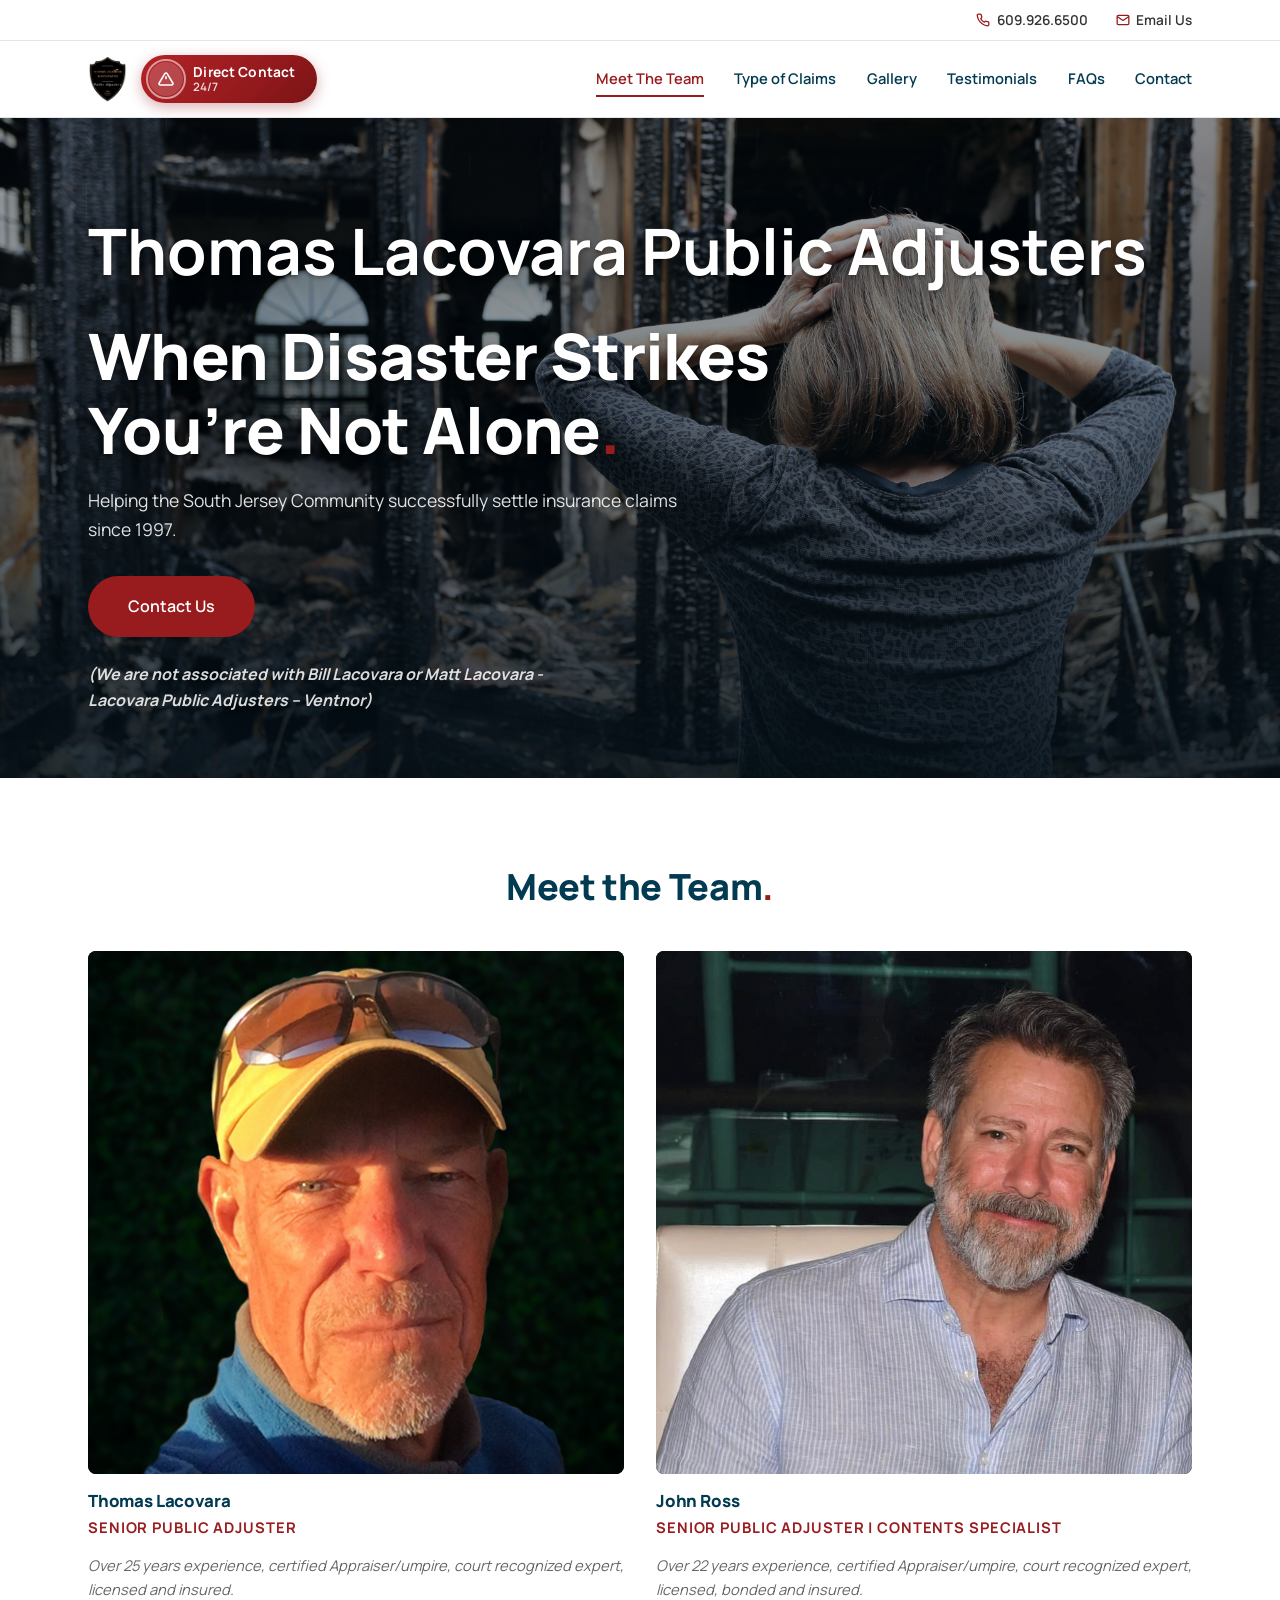
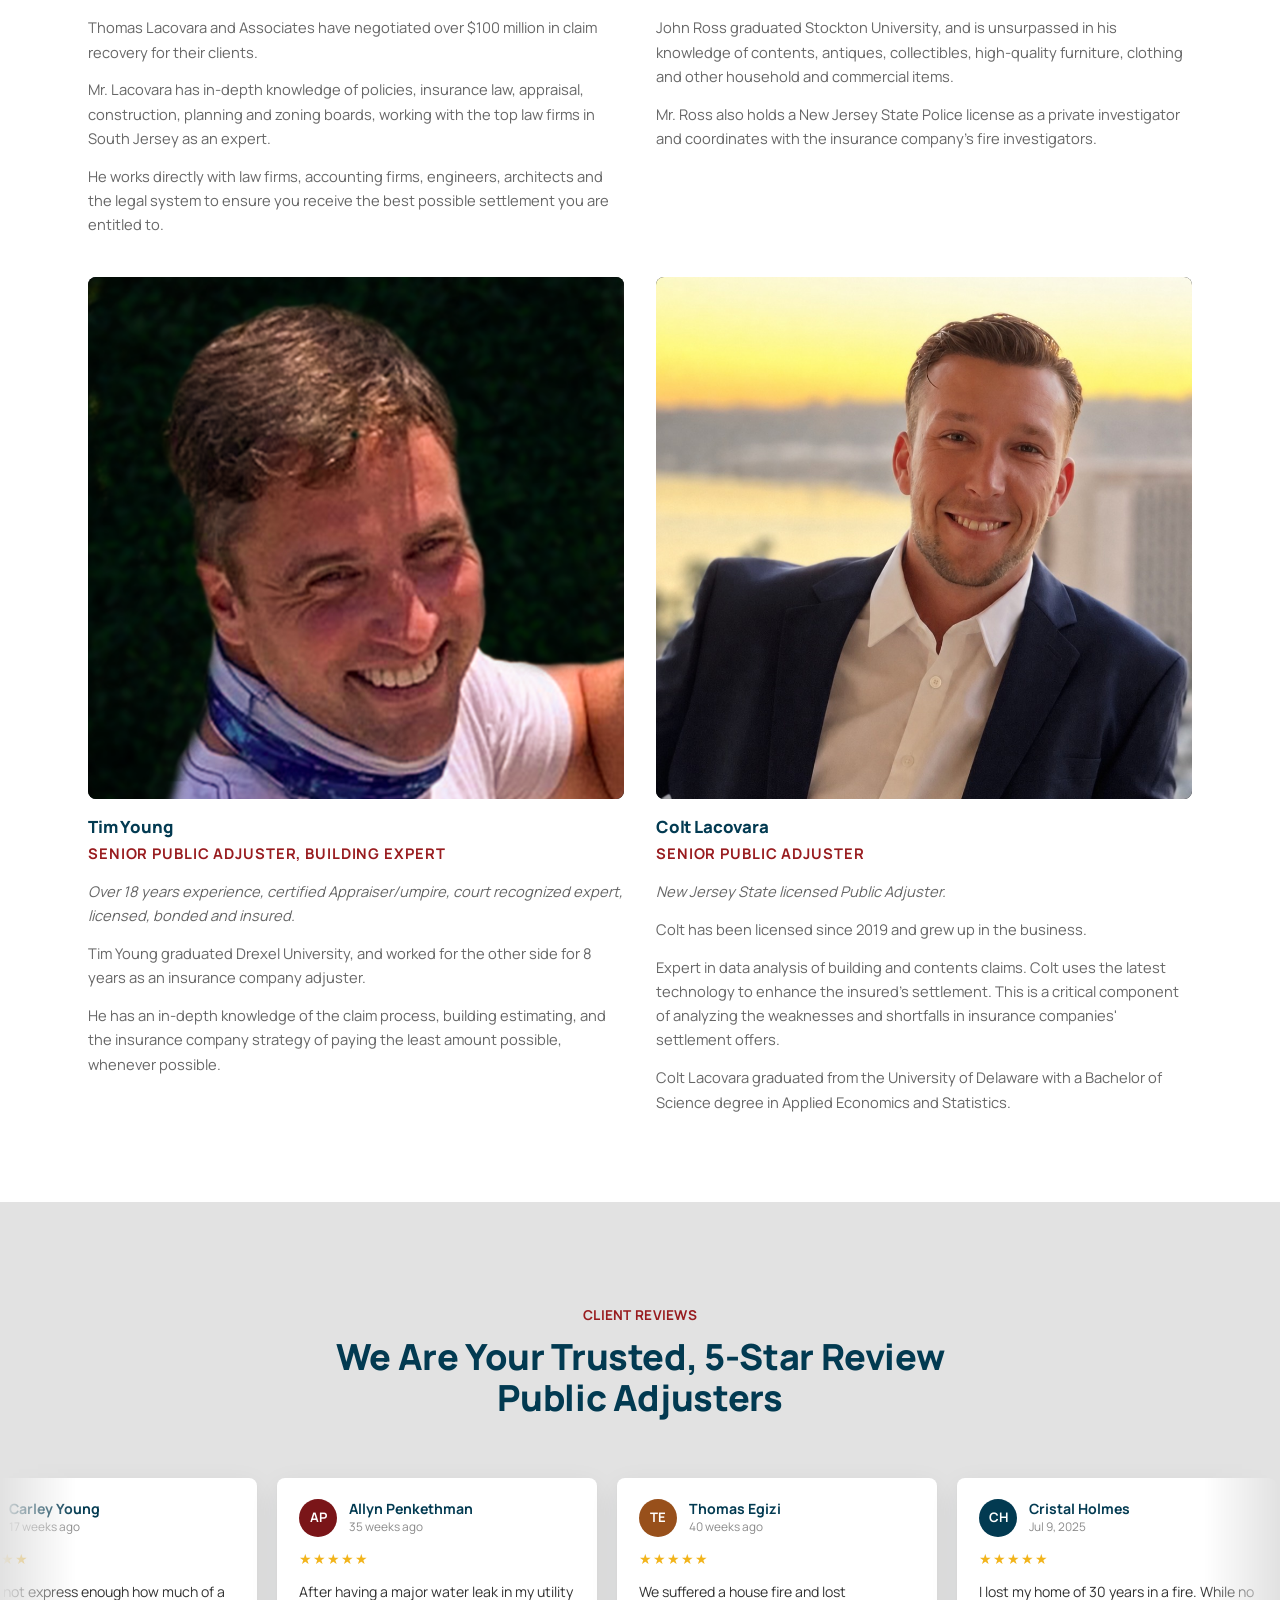
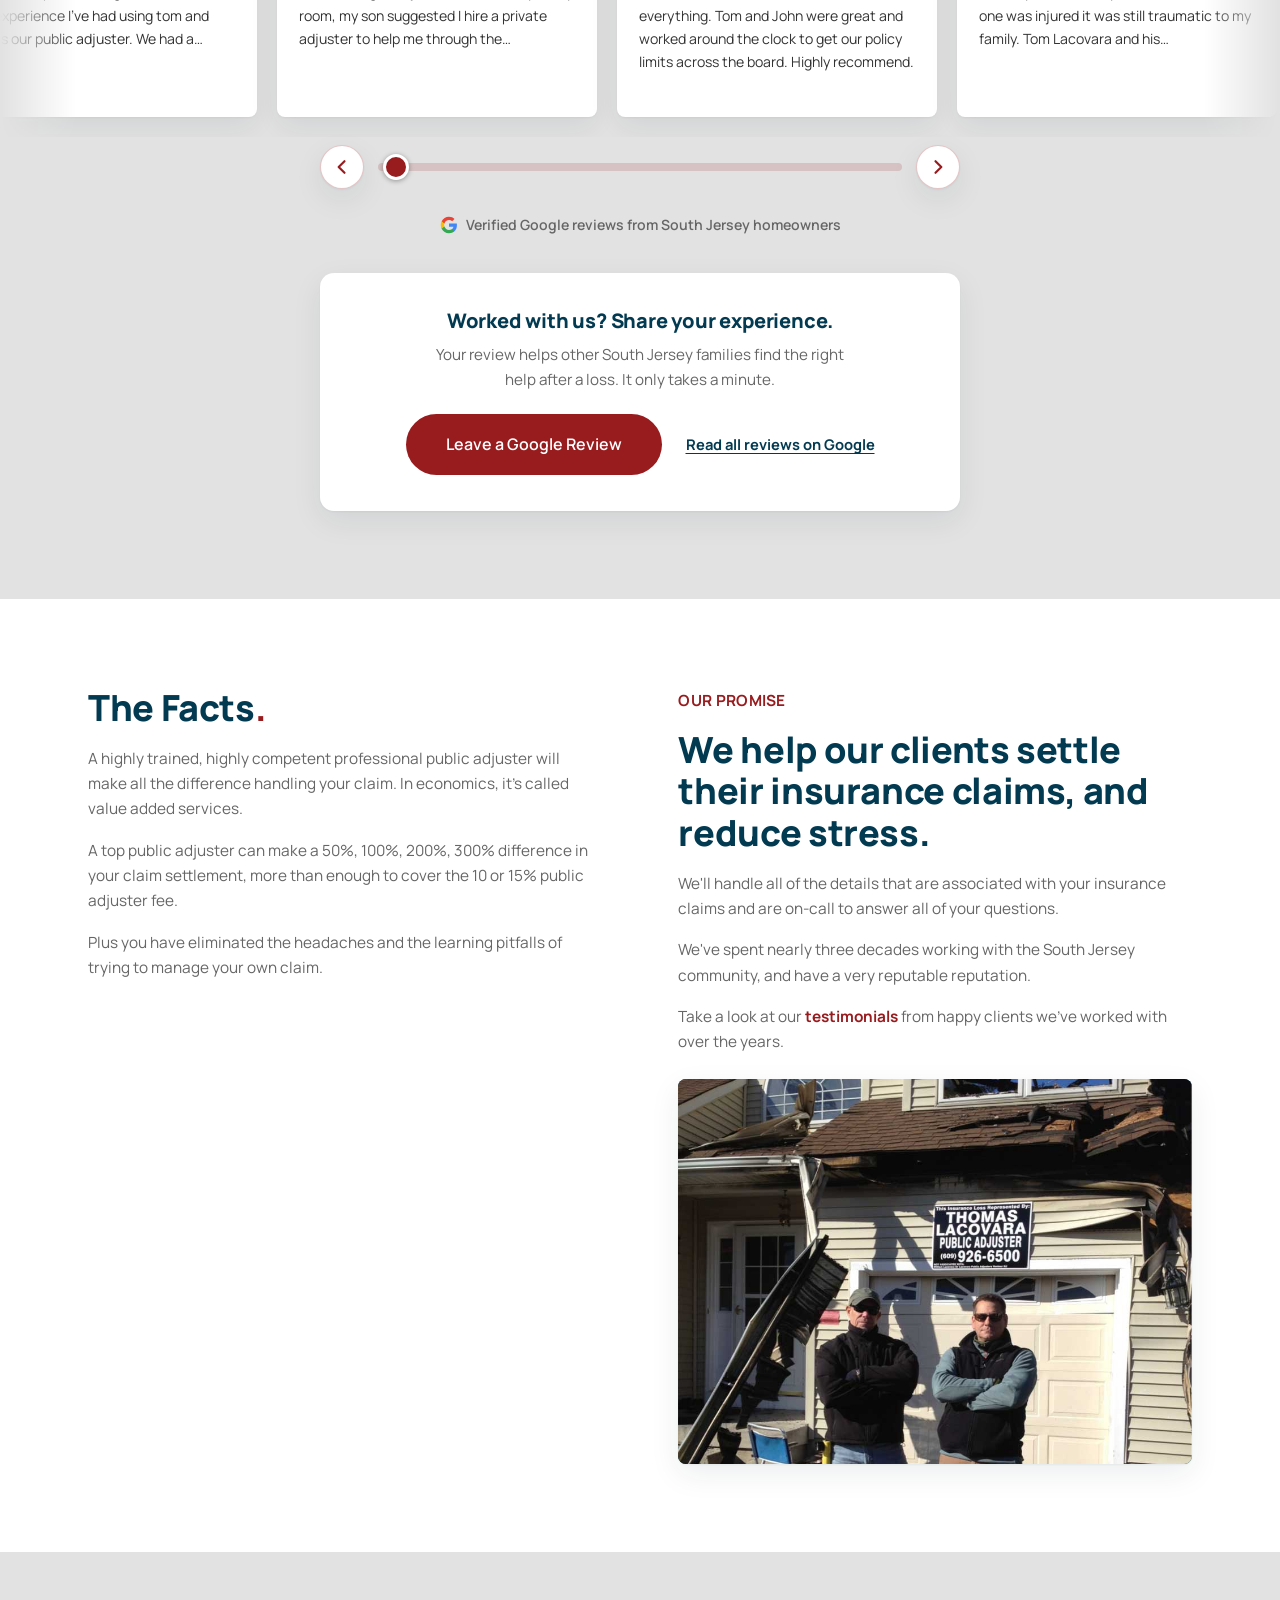
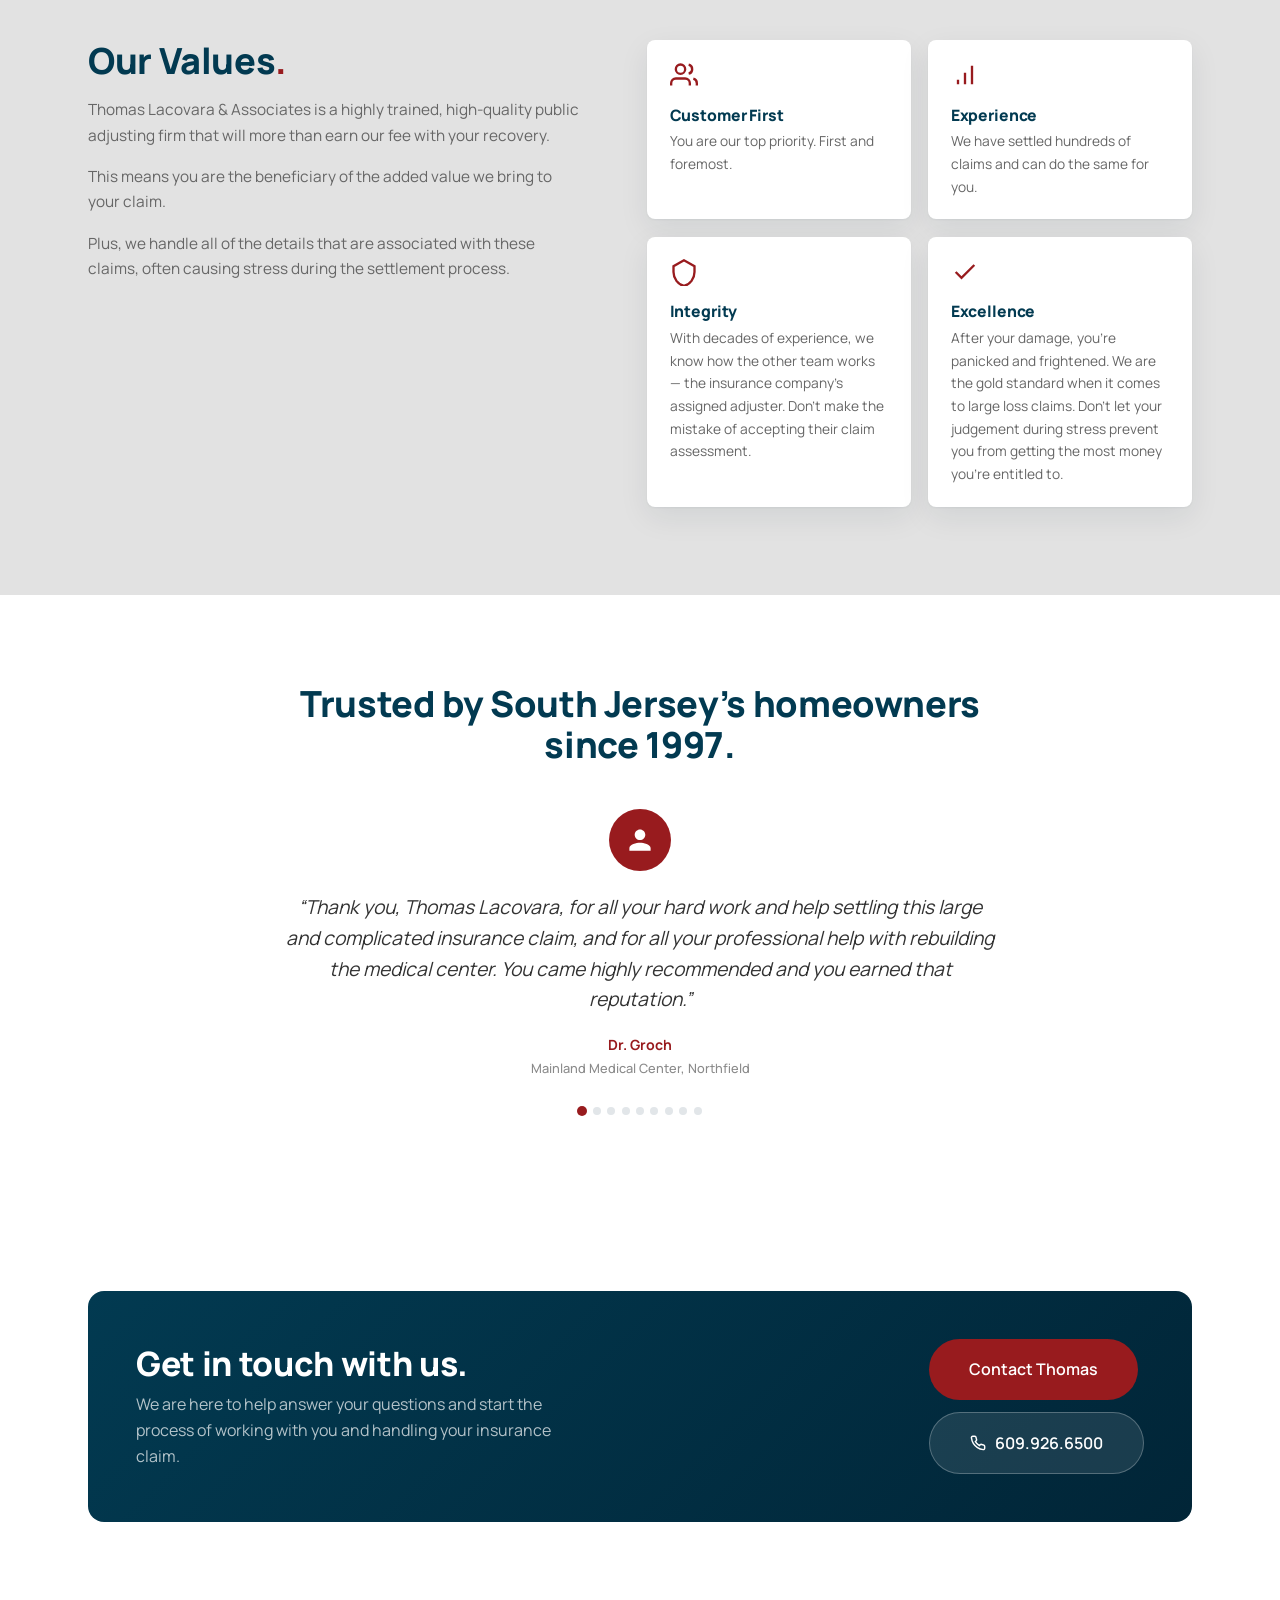
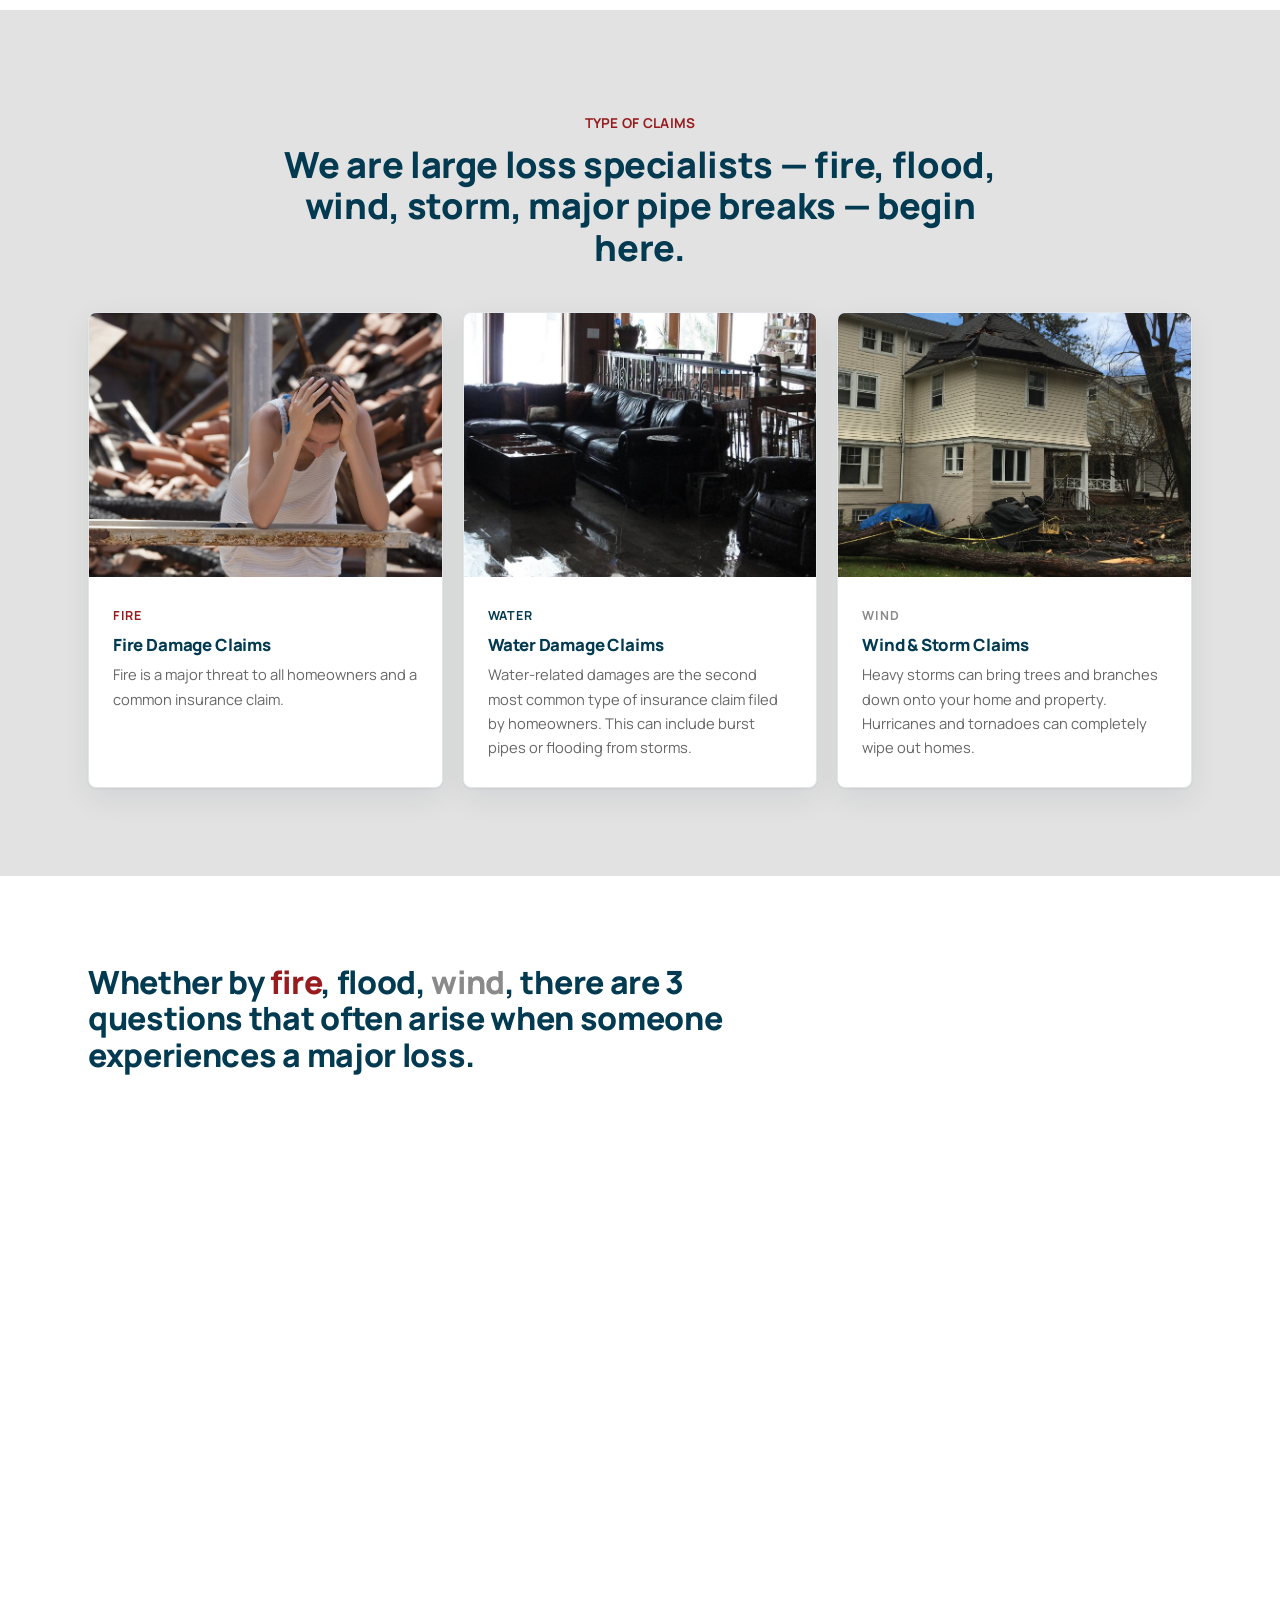
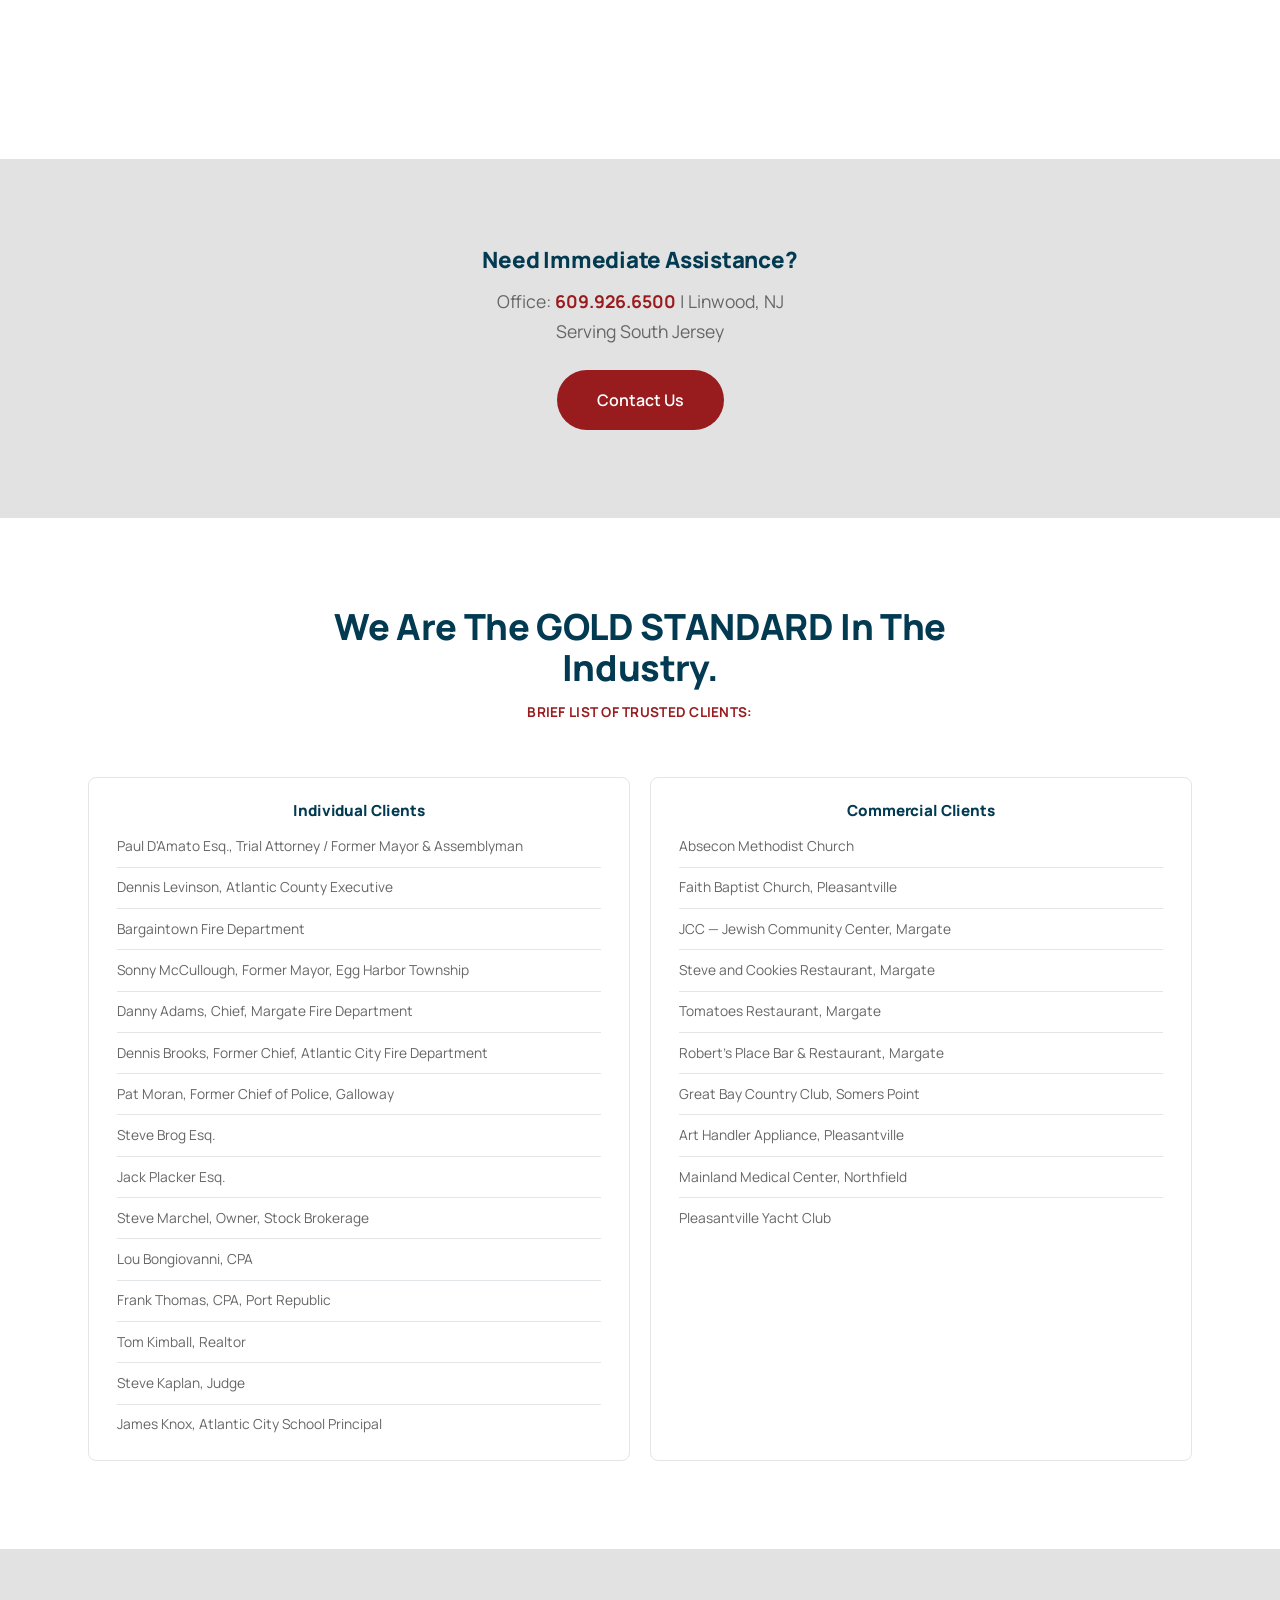
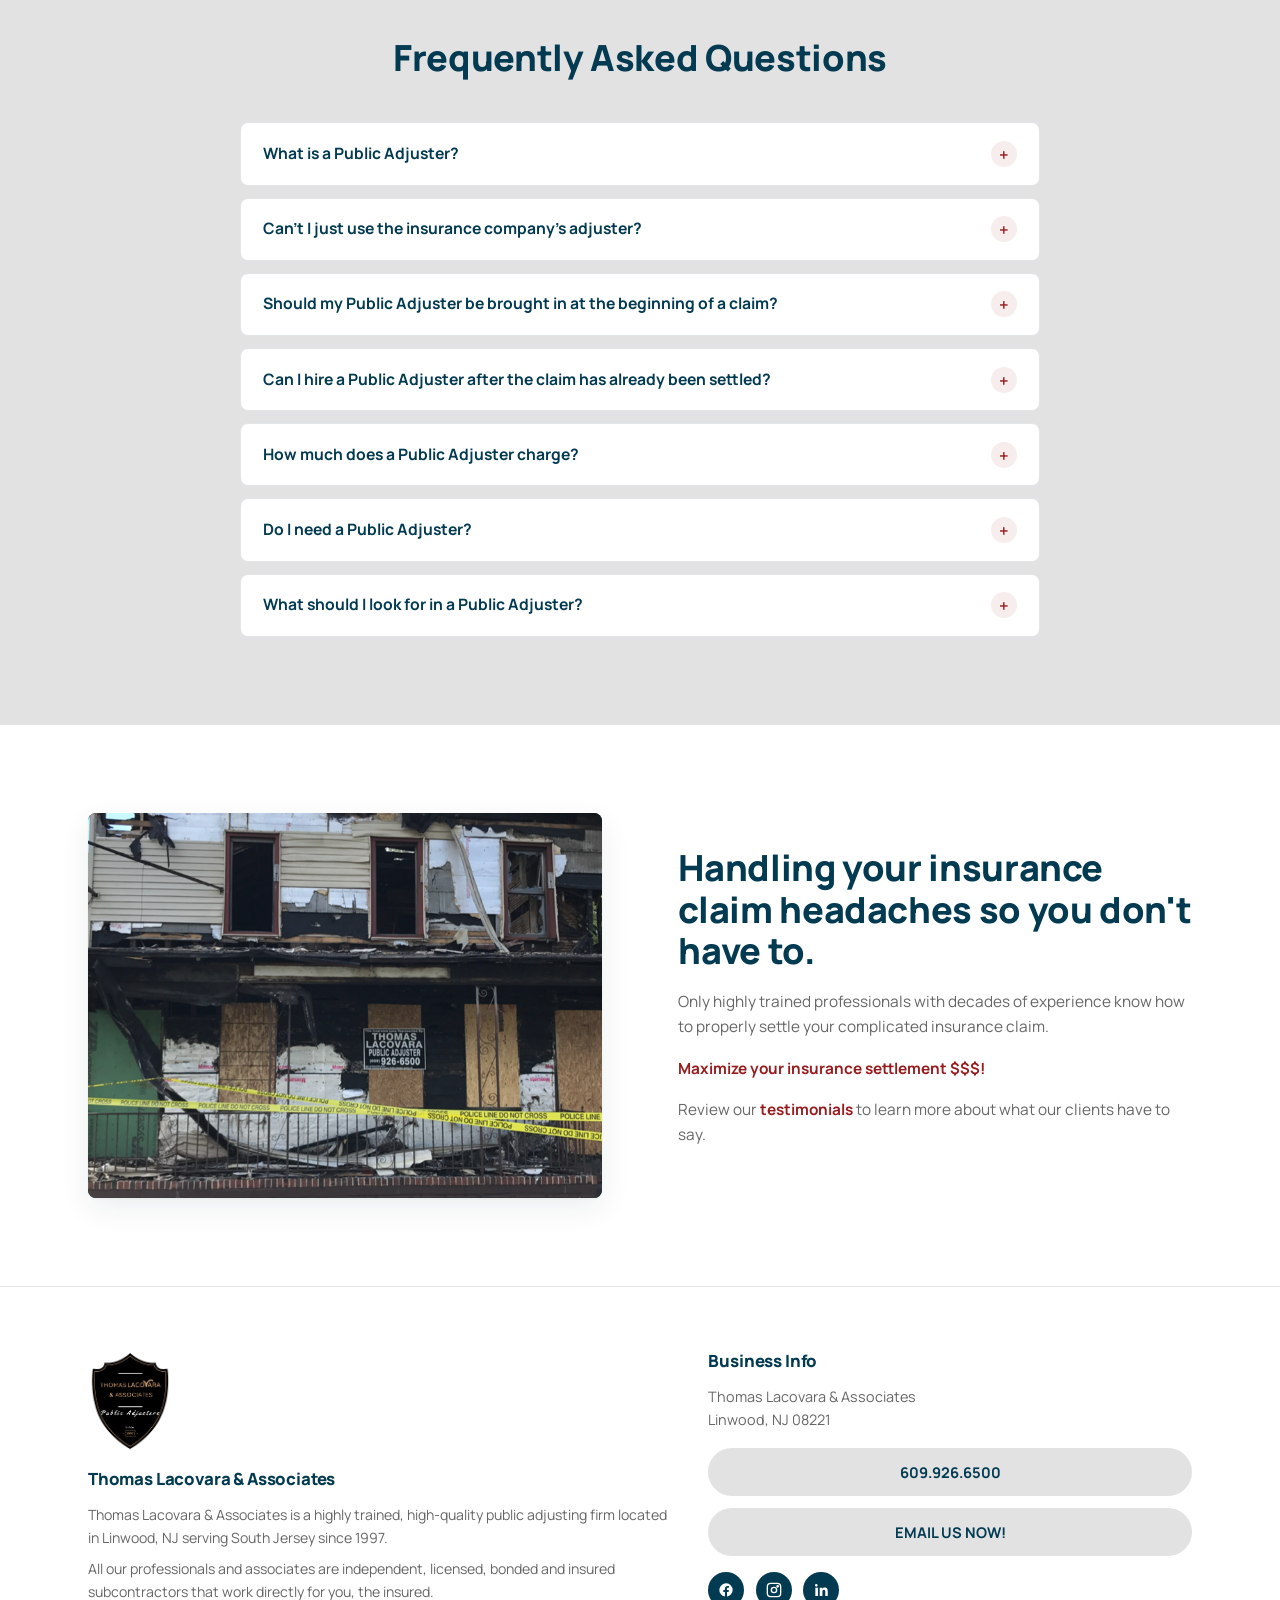
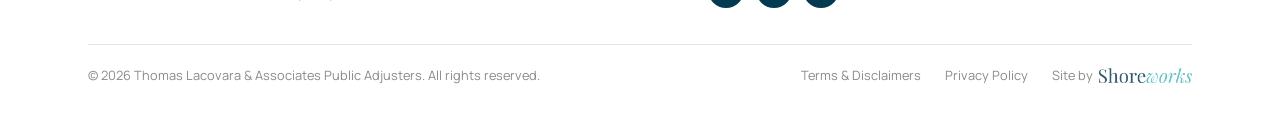
<file: index.html>
<!DOCTYPE html>
<html lang="en">
<head>
<meta charset="UTF-8">
<meta name="viewport" content="width=device-width, initial-scale=1.0">
<title>South Jersey's Public Adjuster | Thomas Lacovara &amp; Associates — Linwood, NJ</title>
<meta name="description" content="Thomas Lacovara & Associates — licensed New Jersey public adjusters serving South Jersey since 1997. Over $100 million recovered in fire, water, wind & storm insurance claims. Free claim review: 609.926.6500.">
<link rel="canonical" href="https://thomaslacovarapublicadjuster.com/">
<meta name="robots" content="index, follow">

<meta property="og:type" content="website">
<meta property="og:site_name" content="Thomas Lacovara &amp; Associates Public Adjusters">
<meta property="og:title" content="South Jersey's Public Adjuster | Thomas Lacovara &amp; Associates">
<meta property="og:description" content="When disaster strikes, you're not alone. Licensed NJ public adjusters — over $100 million recovered for South Jersey homeowners and businesses since 1997.">
<meta property="og:url" content="https://thomaslacovarapublicadjuster.com/">
<meta property="og:locale" content="en_US">
<meta name="twitter:card" content="summary_large_image">

<meta name="geo.region" content="US-NJ">
<meta name="geo.placename" content="Linwood, New Jersey">

<link rel="preconnect" href="https://fonts.googleapis.com">
<link rel="preconnect" href="https://fonts.gstatic.com" crossorigin>
<link rel="stylesheet" href="https://fonts.googleapis.com/css2?family=Manrope:wght@400;500;600;700;800&display=swap">
<link rel="stylesheet" href="css/styles.css">
<link rel="icon" href="images/favicon-64.png" type="image/png">
<link rel="icon" sizes="120x120" href="images/favicon-120.png" type="image/png">

<script type="application/ld+json">
{
  "@context": "https://schema.org",
  "@type": ["LocalBusiness", "ProfessionalService"],
  "@id": "https://thomaslacovarapublicadjuster.com/#business",
  "name": "Thomas Lacovara & Associates Public Adjusters",
  "description": "Licensed New Jersey public adjusters representing homeowners and businesses in fire, water, wind, and storm insurance claims. Serving the South Jersey community since 1997 with over $100 million in claim recovery.",
  "url": "https://thomaslacovarapublicadjuster.com/",
  "telephone": "+1-609-926-6500",
  "email": "tlacfire@gmail.com",
  "foundingDate": "1997",
  "priceRange": "Contingency fee",
  "address": {
    "@type": "PostalAddress",
    "addressLocality": "Linwood",
    "addressRegion": "NJ",
    "postalCode": "08221",
    "addressCountry": "US"
  },
  "areaServed": [
    { "@type": "AdministrativeArea", "name": "Atlantic County, NJ" },
    { "@type": "AdministrativeArea", "name": "Cape May County, NJ" },
    { "@type": "AdministrativeArea", "name": "Cumberland County, NJ" },
    { "@type": "AdministrativeArea", "name": "Ocean County, NJ" },
    { "@type": "AdministrativeArea", "name": "Camden County, NJ" },
    { "@type": "AdministrativeArea", "name": "Gloucester County, NJ" },
    { "@type": "AdministrativeArea", "name": "Burlington County, NJ" },
    { "@type": "AdministrativeArea", "name": "Salem County, NJ" }
  ],
  "knowsAbout": ["Public adjusting", "Fire damage insurance claims", "Water damage insurance claims", "Wind and storm damage claims", "Building claims", "Contents claims", "Additional living expenses"]
}
</script>
<script type="application/ld+json">
{
  "@context": "https://schema.org",
  "@type": "FAQPage",
  "mainEntity": [
    { "@type": "Question", "name": "What is a public adjuster?", "acceptedAnswer": { "@type": "Answer", "text": "A public adjuster is a highly trained insurance professional that represents you, the insured homeowner, with your insurance claim. We are licensed by the New Jersey Department of Insurance and work to help you get the maximum amount of money you're entitled to." } },
    { "@type": "Question", "name": "Why choose a public adjuster?", "acceptedAnswer": { "@type": "Answer", "text": "The insurance company sends in their own adjuster who represents the insurance company, not you. Insurance companies are part of major corporations and experts at paying the least amount of money for your damages." } },
    { "@type": "Question", "name": "When should I choose a public adjuster?", "acceptedAnswer": { "@type": "Answer", "text": "Immediately at the time of damage. The first meeting with the insurance company is the most critical, as it establishes the Scope of The Loss. Contact a public adjuster before you meet with your insurer or a restoration company." } }
  ]
}
</script>
</head>
<body>

<div class="top-bar">
  <div class="wrap">
    <a href="tel:+16099266500"><svg width="14" height="14" viewBox="0 0 24 24" fill="none" stroke="currentColor" stroke-width="2.2"><path d="M22 16.92v3a2 2 0 0 1-2.18 2 19.79 19.79 0 0 1-8.63-3.07 19.5 19.5 0 0 1-6-6 19.79 19.79 0 0 1-3.07-8.67A2 2 0 0 1 4.11 2h3a2 2 0 0 1 2 1.72c.127.96.361 1.903.7 2.81a2 2 0 0 1-.45 2.11L8.09 9.91a16 16 0 0 0 6 6l1.27-1.27a2 2 0 0 1 2.11-.45c.907.339 1.85.573 2.81.7A2 2 0 0 1 22 16.92z"/></svg>609.926.6500</a>
    <a href="mailto:tlacfire@gmail.com"><svg width="14" height="14" viewBox="0 0 24 24" fill="none" stroke="currentColor" stroke-width="2.2"><path d="M4 4h16c1.1 0 2 .9 2 2v12c0 1.1-.9 2-2 2H4c-1.1 0-2-.9-2-2V6c0-1.1.9-2 2-2z"/><polyline points="22,6 12,13 2,6"/></svg>Email Us</a>
  </div>
</div>

<header class="site-header">
  <div class="wrap header-inner">
    <div class="header-left">
      <a href="index.html" class="header-badge" aria-label="Thomas Lacovara &amp; Associates — Return to home">
        <img src="images/team/badge.png" alt="Thomas Lacovara &amp; Associates Public Adjusters badge">
        <span class="header-badge-label">Thomas Lacovara<br>Public Adjusters</span>
      </a>
      <a class="emergency-badge" href="tel:+16095131980" aria-label="Call our 24/7 direct line at 609.513.1980">
        <span class="icon"><svg width="16" height="16" viewBox="0 0 24 24" fill="none" stroke="currentColor" stroke-width="2.4"><path d="M10.29 3.86 1.82 18a2 2 0 0 0 1.71 3h16.94a2 2 0 0 0 1.71-3L13.71 3.86a2 2 0 0 0-3.42 0z"/><line x1="12" y1="8" x2="12" y2="12.5"/><line x1="12" y1="15.5" x2="12.01" y2="15.5"/></svg></span>
        <span class="txt"><strong>Direct Contact</strong><span class="sub">24/7</span></span>
      </a>
    </div>

    <nav class="main-nav" id="main-nav" aria-label="Main navigation">
      <a href="index.html" aria-current="page">Meet The Team</a>
      <a href="index.html#claims">Type of Claims</a>
      <a href="gallery.html">Gallery</a>
      <a href="index.html#testimonials">Testimonials</a>
      <a href="index.html#faq">FAQs</a>
      <a href="contact.html">Contact</a>
      <a class="btn btn-maroon nav-btn-mobile" href="tel:+16095131980">Emergency Contact</a>
      <a class="btn btn-gray nav-btn-mobile" href="tel:+16099266500">Call the Office</a>
    </nav>

    <button class="nav-toggle" aria-expanded="false" aria-controls="main-nav" aria-label="Toggle menu">
      <span></span><span></span><span></span>
    </button>
  </div>
</header>

<main>

  <!-- ============ HERO ============ -->
  <div class="hero" style="background-image:url('images/Home-Hero.png')">
    <div class="wrap hero-inner">
      <p class="eyebrow-white">Thomas Lacovara Public Adjusters</p>
      <h1>When Disaster Strikes You&rsquo;re Not Alone<span class="dot">.</span></h1>
      <p class="lead">Helping the South Jersey Community successfully settle insurance claims since 1997.</p>
      <a class="btn btn-maroon" href="contact.html">Contact Us</a>
      <p class="hero-disclaimer">(We are not associated with Bill Lacovara or Matt Lacovara - Lacovara Public Adjusters &ndash; Ventnor)</p>
    </div>
  </div>

  <!-- ============ MEET THE TEAM ============ -->
  <section id="team">
    <div class="wrap">
      <div class="section-head center">
        <h2>Meet the Team<span class="dot">.</span></h2>
      </div>
      <div class="team-grid">
        <article class="team-card reveal">
          <div class="team-photo"><img src="images/team/thomas-lacovara.png" alt="Thomas Lacovara, Senior Public Adjuster" loading="lazy" width="676" height="667"></div>
          <h3>Thomas Lacovara</h3>
          <p class="team-role">Senior Public Adjuster</p>
          <p><em>Over 25 years experience, certified Appraiser/umpire, court recognized expert, licensed and insured.</em></p>
          <p>Thomas Lacovara and Associates have negotiated over $100 million in claim recovery for their clients.</p>
          <p>Mr. Lacovara has in-depth knowledge of policies, insurance law, appraisal, construction, planning and zoning boards, working with the top law firms in South Jersey as an expert.</p>
          <p>He works directly with law firms, accounting firms, engineers, architects and the legal system to ensure you receive the best possible settlement you are entitled to.</p>
        </article>
        <article class="team-card reveal">
          <div class="team-photo"><img src="images/team/john-ross-new.jpg" alt="John Ross, Senior Public Adjuster and Contents Specialist" loading="lazy" width="1038" height="1486" style="object-position: center 18%;"></div>
          <h3>John Ross</h3>
          <p class="team-role">Senior Public Adjuster | Contents Specialist</p>
          <p><em>Over 22 years experience, certified Appraiser/umpire, court recognized expert, licensed, bonded and insured.</em></p>
          <p>John Ross graduated Stockton University, and is unsurpassed in his knowledge of contents, antiques, collectibles, high-quality furniture, clothing and other household and commercial items.</p>
          <p>Mr. Ross also holds a New Jersey State Police license as a private investigator and coordinates with the insurance company's fire investigators.</p>
        </article>
        <article class="team-card reveal">
          <div class="team-photo"><img src="images/team/tim-young.png" alt="Tim Young, Senior Public Adjuster and Building Expert" loading="lazy" width="676" height="667"></div>
          <h3>Tim Young</h3>
          <p class="team-role">Senior Public Adjuster, Building Expert</p>
          <p><em>Over 18 years experience, certified Appraiser/umpire, court recognized expert, licensed, bonded and insured.</em></p>
          <p>Tim Young graduated Drexel University, and worked for the other side for 8 years as an insurance company adjuster.</p>
          <p>He has an in-depth knowledge of the claim process, building estimating, and the insurance company strategy of paying the least amount possible, whenever possible.</p>
        </article>
        <article class="team-card reveal">
          <div class="team-photo"><img src="images/team/colt-lacovara-head.jpg" alt="Colt Lacovara, Senior Public Adjuster" loading="lazy" width="996" height="1578" style="object-position: center 22%;"></div>
          <h3>Colt Lacovara</h3>
          <p class="team-role">Senior Public Adjuster</p>
          <p><em>New Jersey State licensed Public Adjuster.</em></p>
          <p>Colt has been licensed since 2019 and grew up in the business.</p>
          <p>Expert in data analysis of building and contents claims. Colt uses the latest technology to enhance the insured's settlement. This is a critical component of analyzing the weaknesses and shortfalls in insurance companies' settlement offers.</p>
          <p>Colt Lacovara graduated from the University of Delaware with a Bachelor of Science degree in Applied Economics and Statistics.</p>
        </article>
      </div>
    </div>
  </section>

  <!-- ============ REVIEWS TICKER ============ -->
  <section class="reviews-band">
    <div class="wrap">
      <div class="section-head center">
        <p class="eyebrow">Client Reviews</p>
        <h2>We Are Your Trusted, 5-Star Review Public Adjusters</h2>
      </div>
    </div>
    <div class="ticker" aria-label="Client reviews carousel">
      <div class="ticker-track">
        <article class="review-card">
          <div class="review-top"><span class="review-avatar" style="background:#0d3d54">CY</span><span><strong>Carley Young</strong><span>17 weeks ago</span></span></div>
          <div class="review-stars">★★★★★</div>
          <p>I could not express enough how much of a good experience I've had using tom and John as our public adjuster. We had a&hellip;</p>
        </article>
        <article class="review-card">
          <div class="review-top"><span class="review-avatar" style="background:#7A1518">AP</span><span><strong>Allyn Penkethman</strong><span>35 weeks ago</span></span></div>
          <div class="review-stars">★★★★★</div>
          <p>After having a major water leak in my utility room, my son suggested I hire a private adjuster to help me through the&hellip;</p>
        </article>
        <article class="review-card">
          <div class="review-top"><span class="review-avatar" style="background:#98501B">TE</span><span><strong>Thomas Egizi</strong><span>40 weeks ago</span></span></div>
          <div class="review-stars">★★★★★</div>
          <p>We suffered a house fire and lost everything. Tom and John were great and worked around the clock to get our policy limits across the board. Highly recommend.</p>
        </article>
        <article class="review-card">
          <div class="review-top"><span class="review-avatar" style="background:#023A51">CH</span><span><strong>Cristal Holmes</strong><span>Jul 9, 2025</span></span></div>
          <div class="review-stars">★★★★★</div>
          <p>I lost my home of 30 years in a fire. While no one was injured it was still traumatic to my family. Tom Lacovara and his&hellip;</p>
        </article>
        <article class="review-card">
          <div class="review-top"><span class="review-avatar" style="background:#1a7a4a">MM</span><span><strong>Mike Mansor</strong><span>May 21, 2025</span></span></div>
          <div class="review-stars">★★★★★</div>
          <p>Thomas was very friendly, informative and helpful. I was impressed with his professionalism and exceptional customer&hellip;</p>
        </article>
        <article class="review-card">
          <div class="review-top"><span class="review-avatar" style="background:#6b4c9a">AM</span><span><strong>Andrew Miller</strong><span>May 6, 2025</span></span></div>
          <div class="review-stars">★★★★★</div>
          <p>I had a major loss. Everything was wet and mostly destroyed. Tom came in and adjusted the claim in the most&hellip;</p>
        </article>
        <article class="review-card">
          <div class="review-top"><span class="review-avatar" style="background:#b8860b">EM</span><span><strong>Ed Mawhinney</strong><span>Apr 16, 2023</span></span></div>
          <div class="review-stars">★★★★★</div>
          <p>We had a very complex and difficult case involving other family members and a house fire. The case took over 1 1/2 years&hellip;</p>
        </article>
        <article class="review-card">
          <div class="review-top"><span class="review-avatar" style="background:#2e6f6f">VC</span><span><strong>Vince Caputo</strong><span>Mar 16, 2023</span></span></div>
          <div class="review-stars">★★★★★</div>
          <p>Great experience with Tom Lacovara and his team. He helped my parents navigate the fallout from their kitchen fire. His team was on top of things from start to finish, I highly recommend.</p>
        </article>
        <article class="review-card">
          <div class="review-top"><span class="review-avatar" style="background:#0d3d54">JC</span><span><strong>John Collette</strong><span>Feb 17, 2023</span></span></div>
          <div class="review-stars">★★★★★</div>
          <p>Tom and his team go overboard to make sure the customer is Satisfied! I would highly recommend him! 👍 Thanks Big Dog !</p>
        </article>
        <article class="review-card">
          <div class="review-top"><span class="review-avatar" style="background:#7A1518">PJ</span><span><strong>Piper J2</strong><span>Feb 13, 2023</span></span></div>
          <div class="review-stars">★★★★★</div>
          <p>Dealing with a fire was hard enough we weren't equipped to deal with the insurance company. Thomas and John were a&hellip;</p>
        </article>
        <article class="review-card">
          <div class="review-top"><span class="review-avatar" style="background:#98501B">JS</span><span><strong>Joseph Stickel</strong><span>Feb 13, 2023</span></span></div>
          <div class="review-stars">★★★★★</div>
          <p>I had a water pipe break in the kitchen and den which was directly below the kitchen. I called Thomas Lacovara &amp;&hellip;</p>
        </article>
        <article class="review-card">
          <div class="review-top"><span class="review-avatar" style="background:#023A51">SB</span><span><strong>Steven Brog</strong><span>Feb 5, 2023</span></span></div>
          <div class="review-stars">★★★★★</div>
          <p>Tom Lacovara is an amazing public adjuster. Not only is he very experienced, but he is relentless in his dealings with&hellip;</p>
        </article>
        <article class="review-card">
          <div class="review-top"><span class="review-avatar" style="background:#1a7a4a">JB</span><span><strong>John Bodine Jr.</strong><span>Feb 3, 2023</span></span></div>
          <div class="review-stars">★★★★★</div>
          <p>Thank you to Thomas Lacovara for your professionalism and attention to detail. He was able to smoothly navigate my family through two separate complicated losses. Highly recommend to those in need.</p>
        </article>
        <article class="review-card">
          <div class="review-top"><span class="review-avatar" style="background:#6b4c9a">SG</span><span><strong>Stephen Gagnon</strong><span>Feb 3, 2023</span></span></div>
          <div class="review-stars">★★★★★</div>
          <p>My family and I had a house fire. We had no idea what direction to go. Tom showed up, with years of experience. He&hellip;</p>
        </article>
        <article class="review-card">
          <div class="review-top"><span class="review-avatar" style="background:#b8860b">JV</span><span><strong>Jeff Vasser</strong><span>Feb 2, 2023</span></span></div>
          <div class="review-stars">★★★★★</div>
          <p>Lacovara &amp; Associates was there when I needed them and made me feel like I was their only client. They made a tough&hellip;</p>
        </article>
        <article class="review-card">
          <div class="review-top"><span class="review-avatar" style="background:#2e6f6f">MA</span><span><strong>Manny Afifi</strong><span>Feb 2, 2023</span></span></div>
          <div class="review-stars">★★★★★</div>
          <p>Thomas Lacovara is so knowledgeable and helpful when you need it the most!</p>
        </article>
        <article class="review-card">
          <div class="review-top"><span class="review-avatar" style="background:#7A1518">WL</span><span><strong>William Levering</strong><span>Feb 2, 2023</span></span></div>
          <div class="review-stars">★★★★★</div>
          <p>Thomas Lacovara has assisted me a couple times with insurance settlements. He is extremely knowledgeable around all&hellip;</p>
        </article>
        <article class="review-card">
          <div class="review-top"><span class="review-avatar" style="background:#0d3d54">WZ</span><span><strong>William Zanes</strong><span>Feb 2, 2023</span></span></div>
          <div class="review-stars">★★★★★</div>
          <p>Tom and his team did a fantastic job helping us get what we deserved from our loss. Our insurance was so difficult to work with and Tom made it all much easier.</p>
        </article>
        <article class="review-card">
          <div class="review-top"><span class="review-avatar" style="background:#98501B">JS</span><span><strong>Joseph Sporkin</strong><span>Feb 1, 2023</span></span></div>
          <div class="review-stars">★★★★★</div>
          <p>I have owned multiple rental properties in Ventnor City over the past 20 years and luckily have only had a couple of&hellip;</p>
        </article>
        <article class="review-card">
          <div class="review-top"><span class="review-avatar" style="background:#023A51">WH</span><span><strong>Will Harley</strong><span>Feb 1, 2023</span></span></div>
          <div class="review-stars">★★★★★</div>
          <p>Thomas Lacovara is the person you need when you have a fire or water loss. Don't try to do it alone.</p>
        </article>
        <article class="review-card">
          <div class="review-top"><span class="review-avatar" style="background:#1a7a4a">BL</span><span><strong>Bernie Laleyan</strong><span>Feb 1, 2023</span></span></div>
          <div class="review-stars">★★★★★</div>
          <p>Tom is very detail oriented and very professional, he handled my case which should have taken 4 to 6 weeks instead it&hellip;</p>
        </article>
        <article class="review-card">
          <div class="review-top"><span class="review-avatar" style="background:#6b4c9a">AW</span><span><strong>Amy Walsh</strong><span>Jan 31, 2023</span></span></div>
          <div class="review-stars">★★★★★</div>
          <p>Tom and his team are professional, responsive and get you the best possible results in an unfortunate circumstance&hellip;</p>
        </article>
      </div>
    </div>
    <div class="wrap">
      <div class="ticker-controls" role="group" aria-label="Review carousel controls">
        <div class="tc-row">
          <button type="button" class="tc-arrow" data-dir="-1" aria-label="Previous review">
            <svg width="20" height="20" viewBox="0 0 24 24" fill="none" stroke="currentColor" stroke-width="2.6" stroke-linecap="round" stroke-linejoin="round" aria-hidden="true"><path d="M15 5l-7 7 7 7"/></svg>
          </button>
          <input class="tc-slider" type="range" min="0" max="2000" step="1" value="0" aria-label="Scroll through reviews">
          <button type="button" class="tc-arrow" data-dir="1" aria-label="Next review">
            <svg width="20" height="20" viewBox="0 0 24 24" fill="none" stroke="currentColor" stroke-width="2.6" stroke-linecap="round" stroke-linejoin="round" aria-hidden="true"><path d="M9 5l7 7-7 7"/></svg>
          </button>
        </div>
      </div>
    </div>
    <div class="reviews-footer">
      <span class="g-badge">
        <svg width="18" height="18" viewBox="0 0 24 24" aria-hidden="true"><path fill="#4285F4" d="M22.56 12.25c0-.78-.07-1.53-.2-2.25H12v4.26h5.92a5.06 5.06 0 0 1-2.2 3.32v2.77h3.57c2.08-1.92 3.27-4.74 3.27-8.1z"/><path fill="#34A853" d="M12 23c2.97 0 5.46-.98 7.28-2.66l-3.57-2.77c-.98.66-2.23 1.06-3.71 1.06-2.86 0-5.29-1.93-6.16-4.53H2.18v2.84C3.99 20.53 7.7 23 12 23z"/><path fill="#FBBC05" d="M5.84 14.1c-.22-.66-.35-1.36-.35-2.1s.13-1.44.35-2.1V7.06H2.18A10.96 10.96 0 0 0 1 12c0 1.78.43 3.45 1.18 4.94l3.66-2.84z"/><path fill="#EA4335" d="M12 5.38c1.62 0 3.06.56 4.21 1.64l3.15-3.15C17.45 2.09 14.97 1 12 1 7.7 1 3.99 3.47 2.18 7.06l3.66 2.84c.87-2.6 3.3-4.52 6.16-4.52z"/></svg>
        Verified Google reviews from South Jersey homeowners
      </span>
    </div>
    <div class="wrap">
      <div class="review-cta">
        <h3>Worked with us? Share your experience.</h3>
        <p>Your review helps other South Jersey families find the right help after a loss. It only takes a minute.</p>
        <div class="review-cta-actions">
          <a class="btn btn-maroon" href="https://search.google.com/local/writereview?placeid=ChIJrwbaRPzrwIkR5RHu0tD3AVo" target="_blank" rel="noopener">Leave a Google Review</a>
          <a class="review-cta-link" href="https://search.google.com/local/reviews?placeid=ChIJrwbaRPzrwIkR5RHu0tD3AVo" target="_blank" rel="noopener">Read all reviews on Google</a>
        </div>
      </div>
    </div>
  </section>

  <!-- ============ THE FACTS / OUR PROMISE ============ -->
  <section>
    <div class="wrap facts-split">
      <div class="reveal">
        <h2>The Facts<span class="dot">.</span></h2>
        <p style="margin-top:1.1rem;">A highly trained, highly competent professional public adjuster will make all the difference handling your claim. In economics, it's called value added services.</p>
        <p>A top public adjuster can make a 50%, 100%, 200%, 300% difference in your claim settlement, more than enough to cover the 10 or 15% public adjuster fee.</p>
        <p>Plus you have eliminated the headaches and the learning pitfalls of trying to manage your own claim.</p>
      </div>
      <div class="reveal">
        <p class="eyebrow">Our Promise</p>
        <h2>We help our clients settle their insurance claims, and reduce stress.</h2>
        <p style="margin-top:1.1rem;">We'll handle all of the details that are associated with your insurance claims and are on-call to answer all of your questions.</p>
        <p>We've spent nearly three decades working with the South Jersey community, and have a very reputable reputation.</p>
        <p>Take a look at our <a href="index.html#testimonials" style="color:var(--maroon); font-weight:700;">testimonials</a> from happy clients we've worked with over the years.</p>
        <div class="promise-photo"><img src="images/thomas-and-john.jpg" alt="Thomas Lacovara and John Ross on-site at a fire-damaged property" loading="lazy" width="908" height="1024"></div>
      </div>
    </div>
  </section>

  <!-- ============ OUR VALUES ============ -->
  <section class="section-gray">
    <div class="wrap values-split">
      <div class="reveal">
        <h2>Our Values<span class="dot">.</span></h2>
        <p>Thomas Lacovara &amp; Associates is a highly trained, high-quality public adjusting firm that will more than earn our fee with your recovery.</p>
        <p>This means you are the beneficiary of the added value we bring to your claim.</p>
        <p>Plus, we handle all of the details that are associated with these claims, often causing stress during the settlement process.</p>
      </div>
      <div class="values-grid reveal">
        <div class="value-card">
          <svg class="icon" viewBox="0 0 24 24" fill="none" stroke="currentColor" stroke-width="2"><path d="M17 21v-2a4 4 0 0 0-4-4H5a4 4 0 0 0-4 4v2"/><circle cx="9" cy="7" r="4"/><path d="M23 21v-2a4 4 0 0 0-3-3.87M16 3.13a4 4 0 0 1 0 7.75"/></svg>
          <h3>Customer First</h3>
          <p>You are our top priority. First and foremost.</p>
        </div>
        <div class="value-card">
          <svg class="icon" viewBox="0 0 24 24" fill="none" stroke="currentColor" stroke-width="2"><path d="M12 20V10M18 20V4M6 20v-4"/></svg>
          <h3>Experience</h3>
          <p>We have settled hundreds of claims and can do the same for you.</p>
        </div>
        <div class="value-card">
          <svg class="icon" viewBox="0 0 24 24" fill="none" stroke="currentColor" stroke-width="2"><path d="M12 2 3 7v5c0 5.5 3.8 10.7 9 12 5.2-1.3 9-6.5 9-12V7z"/></svg>
          <h3>Integrity</h3>
          <p>With decades of experience, we know how the other team works &mdash; the insurance company's assigned adjuster. Don't make the mistake of accepting their claim assessment.</p>
        </div>
        <div class="value-card">
          <svg class="icon" viewBox="0 0 24 24" fill="none" stroke="currentColor" stroke-width="2"><path d="M20 6 9 17l-5-5"/></svg>
          <h3>Excellence</h3>
          <p>After your damage, you're panicked and frightened. We are the gold standard when it comes to large loss claims. Don't let your judgement during stress prevent you from getting the most money you're entitled to.</p>
        </div>
      </div>
    </div>
  </section>

  <!-- ============ TESTIMONIAL SLIDER ============ -->
  <section id="testimonials">
    <div class="wrap">
      <div class="section-head center">
        <h2>Trusted by South Jersey&rsquo;s homeowners since 1997.</h2>
      </div>
      <div class="testi-slider">
        <div class="testi-avatar"><svg width="26" height="26" viewBox="0 0 24 24" fill="currentColor"><path d="M12 12c2.7 0 4.9-2.2 4.9-4.9S14.7 2.2 12 2.2 7.1 4.4 7.1 7.1 9.3 12 12 12zm0 2.5c-3.3 0-9.8 1.6-9.8 4.9V22h19.6v-2.6c0-3.3-6.5-4.9-9.8-4.9z"/></svg></div>
        <blockquote class="testi-quote" id="testi-quote">&ldquo;Thank you, Thomas Lacovara, for all your hard work and help settling this large and complicated insurance claim, and for all your professional help with rebuilding the medical center. You came highly recommended and you earned that reputation.&rdquo;</blockquote>
        <p class="testi-attr" id="testi-attr">Dr. Groch <span>Mainland Medical Center, Northfield</span></p>
        <div class="testi-dots" id="testi-dots"></div>
      </div>
    </div>
  </section>

  <!-- ============ CTA BAND ============ -->
  <section>
    <div class="wrap">
      <div class="cta-band">
        <div>
          <h2>Get in touch with us.</h2>
          <p>We are here to help answer your questions and start the process of working with you and handling your insurance claim.</p>
        </div>
        <div class="cta-band-actions">
          <a class="btn btn-maroon" href="contact.html">Contact Thomas</a>
          <a class="btn btn-navy2" href="tel:+16099266500">
            <svg width="16" height="16" viewBox="0 0 24 24" fill="none" stroke="currentColor" stroke-width="2.2"><path d="M22 16.92v3a2 2 0 0 1-2.18 2 19.79 19.79 0 0 1-8.63-3.07 19.5 19.5 0 0 1-6-6 19.79 19.79 0 0 1-3.07-8.67A2 2 0 0 1 4.11 2h3a2 2 0 0 1 2 1.72c.127.96.361 1.903.7 2.81a2 2 0 0 1-.45 2.11L8.09 9.91a16 16 0 0 0 6 6l1.27-1.27a2 2 0 0 1 2.11-.45c.907.339 1.85.573 2.81.7A2 2 0 0 1 22 16.92z"/></svg>
            609.926.6500
          </a>
        </div>
      </div>
    </div>
  </section>

  <!-- ============ TYPE OF CLAIMS ============ -->
  <section id="claims" class="section-gray">
    <div class="wrap">
      <div class="section-head center">
        <p class="eyebrow">Type of Claims</p>
        <h2>We are large loss specialists &mdash; fire, flood, wind, storm, major pipe breaks &mdash; begin here.</h2>
      </div>
      <div class="card-grid">
        <article class="claim-card reveal">
          <div class="claim-photo"><img src="images/claim-types/woman-stressed-over-burned-out-home.png" alt="Homeowner standing in front of a fire-damaged home" loading="lazy" width="1478" height="1478"></div>
          <div class="claim-card-body">
            <span class="claim-label c-fire">Fire</span>
            <h3>Fire Damage Claims</h3>
            <p>Fire is a major threat to all homeowners and a common insurance claim.</p>
          </div>
        </article>
        <article class="claim-card reveal">
          <div class="claim-photo"><img src="images/claim-types/flooded-living-room-1.png" alt="Flooded living room with water-damaged furniture" loading="lazy" width="1478" height="1478"></div>
          <div class="claim-card-body">
            <span class="claim-label c-flood">Water</span>
            <h3>Water Damage Claims</h3>
            <p>Water-related damages are the second most common type of insurance claim filed by homeowners. This can include burst pipes or flooding from storms.</p>
          </div>
        </article>
        <article class="claim-card reveal">
          <div class="claim-photo"><img src="images/claim-types/home-damage-from-wind.png" alt="Home with a large tree fallen on the roof after a storm" loading="lazy" width="1478" height="1478"></div>
          <div class="claim-card-body">
            <span class="claim-label c-wind">Wind</span>
            <h3>Wind &amp; Storm Claims</h3>
            <p>Heavy storms can bring trees and branches down onto your home and property. Hurricanes and tornadoes can completely wipe out homes.</p>
          </div>
        </article>
      </div>
    </div>
  </section>

  <!-- ============ 3 QUESTIONS ============ -->
  <section>
    <div class="wrap">
      <h2 class="qa-heading">Whether by <span class="c-fire">fire</span>, <span class="c-flood">flood</span>, <span class="c-wind">wind</span>, there are 3 questions that often arise when someone experiences a major loss.</h2>
      <div class="qa-grid">
        <article class="qa-card reveal">
          <svg class="icon" viewBox="0 0 24 24" fill="none" stroke="currentColor" stroke-width="2"><circle cx="12" cy="12" r="10"/><path d="M12 16v-4M12 8h.01"/></svg>
          <h3>What Is A Public Adjuster?</h3>
          <p>A public adjuster is a highly trained insurance professional that represents you, the insured homeowner, with your insurance claim.</p>
          <p>At Thomas Lacovara &amp; Associates we are licensed by the New Jersey Department of Insurance and work to help you get the maximum amount of money you're entitled to receiving.</p>
          <p>They are very interested in their bottom line and profits. We need to talk.</p>
        </article>
        <article class="qa-card reveal">
          <svg class="icon" viewBox="0 0 24 24" fill="none" stroke="currentColor" stroke-width="2"><path d="M12 2 3 7v5c0 5.5 3.8 10.7 9 12 5.2-1.3 9-6.5 9-12V7z"/></svg>
          <h3>Why Choose A Public Adjuster?</h3>
          <p>The insurance company sends in their own adjuster that represents the insurance company, not you.</p>
          <p>Insurance companies are part of major corporations and experts at paying the least amount of money to you for your damages.</p>
          <p>They are very interested in their bottom line and profits.</p>
        </article>
        <article class="qa-card reveal">
          <svg class="icon" viewBox="0 0 24 24" fill="none" stroke="currentColor" stroke-width="2"><circle cx="12" cy="12" r="10"/><polyline points="12 6 12 12 16 14"/></svg>
          <h3>When To Choose A Public Adjuster?</h3>
          <p>Immediately at the time of damage, you should contact a public adjuster. The first meeting with the insurance company is the most critical and important meeting &mdash; this is when the rules of engagement are established, identified as the Scope of The Loss.</p>
          <p>The insurance company may want to bring in a restoration company right away. This is a huge mistake made by many homeowners, as you will lose tens of thousands of dollars just on that mistake.</p>
          <p>Think of it this way: if you were in an automobile accident, would you clean and polish your car before the adjuster had an opportunity to review the extent of the damage?</p>
        </article>
      </div>
    </div>
  </section>

  <!-- ============ NEED IMMEDIATE ASSISTANCE ============ -->
  <section class="section-gray" style="text-align:center;">
    <div class="wrap">
      <h2 style="font-size:1.4rem;">Need Immediate Assistance?</h2>
      <p class="lead" style="margin:0.9rem auto 1.5rem;">Office: <a href="tel:+16099266500" style="color:var(--maroon); font-weight:700;">609.926.6500</a> | Linwood, NJ<br>Serving South Jersey</p>
      <a class="btn btn-maroon" href="contact.html">Contact Us</a>
    </div>
  </section>

  <!-- ============ TRUSTED CLIENTS ============ -->
  <section>
    <div class="wrap">
      <div class="section-head center">
        <h2>We Are The GOLD STANDARD In The Industry.</h2>
        <p class="eyebrow" style="margin-top:0.75rem;">Brief List of Trusted Clients:</p>
      </div>
      <div class="clients-grid">
        <div class="clients-box reveal">
          <h3>Individual Clients</h3>
          <ul>
            <li>Paul D'Amato Esq., Trial Attorney / Former Mayor &amp; Assemblyman</li>
            <li>Dennis Levinson, Atlantic County Executive</li>
            <li>Bargaintown Fire Department</li>
            <li>Sonny McCullough, Former Mayor, Egg Harbor Township</li>
            <li>Danny Adams, Chief, Margate Fire Department</li>
            <li>Dennis Brooks, Former Chief, Atlantic City Fire Department</li>
            <li>Pat Moran, Former Chief of Police, Galloway</li>
            <li>Steve Brog Esq.</li>
            <li>Jack Placker Esq.</li>
            <li>Steve Marchel, Owner, Stock Brokerage</li>
            <li>Lou Bongiovanni, CPA</li>
            <li>Frank Thomas, CPA, Port Republic</li>
            <li>Tom Kimball, Realtor</li>
            <li>Steve Kaplan, Judge</li>
            <li>James Knox, Atlantic City School Principal</li>
          </ul>
        </div>
        <div class="clients-box reveal">
          <h3>Commercial Clients</h3>
          <ul>
            <li>Absecon Methodist Church</li>
            <li>Faith Baptist Church, Pleasantville</li>
            <li>JCC &mdash; Jewish Community Center, Margate</li>
            <li>Steve and Cookies Restaurant, Margate</li>
            <li>Tomatoes Restaurant, Margate</li>
            <li>Robert's Place Bar &amp; Restaurant, Margate</li>
            <li>Great Bay Country Club, Somers Point</li>
            <li>Art Handler Appliance, Pleasantville</li>
            <li>Mainland Medical Center, Northfield</li>
            <li>Pleasantville Yacht Club</li>
          </ul>
        </div>
      </div>
    </div>
  </section>

  <!-- ============ FAQ ============ -->
  <section id="faq" class="section-gray">
    <div class="wrap">
      <div class="section-head center">
        <h2>Frequently Asked Questions</h2>
      </div>
      <div class="faq-list">
        <details class="faq-item reveal">
          <summary>What is a Public Adjuster?</summary>
          <div class="faq-body"><p>We represent you, the homeowner/insured, to make sure you receive the maximum amount of money that you're entitled to. We are licensed, bonded, and insured professionals &mdash; the insurance company represents the insurance company, not you.</p></div>
        </details>
        <details class="faq-item reveal">
          <summary>Can't I just use the insurance company's adjuster?</summary>
          <div class="faq-body"><p>The insurance company's adjuster represents the insurance company &mdash; not you. They are experts at paying the least amount possible.</p></div>
        </details>
        <details class="faq-item reveal">
          <summary>Should my Public Adjuster be brought in at the beginning of a claim?</summary>
          <div class="faq-body"><p>Yes. Most public adjusters work on contingency, typically charging 10% to 15% of the final settlement offer, with experienced adjusters potentially charging higher fees for larger, more complex claims.</p></div>
        </details>
        <details class="faq-item reveal">
          <summary>Can I hire a Public Adjuster after the claim has already been settled?</summary>
          <div class="faq-body"><p>Once the damage has been done, it's very difficult to reverse previous mistakes. We generally can't represent clients who have already attempted to handle their claim on their own.</p></div>
        </details>
        <details class="faq-item reveal">
          <summary>How much does a Public Adjuster charge?</summary>
          <div class="faq-body"><p>Fees normally range between 10% and 15% of the settlement. An experienced adjuster can increase your claim 50%, 100%, or 200% &mdash; more than enough to cover the fee.</p></div>
        </details>
        <details class="faq-item reveal">
          <summary>Do I need a Public Adjuster?</summary>
          <div class="faq-body"><p>It's the smart decision for any serious claim &mdash; the same way you'd hire an attorney for a serious legal matter.</p></div>
        </details>
        <details class="faq-item reveal">
          <summary>What should I look for in a Public Adjuster?</summary>
          <div class="faq-body"><p>Knowledge, experience, work ethic, honesty and reputation. Check references and verify their standing with the New Jersey Department of Banking and Insurance.</p></div>
        </details>
      </div>
    </div>
  </section>

  <!-- ============ HANDLING HEADACHES ============ -->
  <section>
    <div class="wrap facts-split" style="align-items:center;">
      <div class="promise-photo reveal" style="margin-top:0;">
        <img src="images/original-site-gallery/thomas-lacovara-house-5.png" alt="Fire-damaged South Jersey property with a Thomas Lacovara Public Adjuster job-site sign" loading="lazy" width="1478" height="1478" style="object-position: center 45%;">
      </div>
      <div class="reveal">
        <h2>Handling your insurance claim headaches so you don't have to.</h2>
        <p style="margin-top:1.1rem;">Only highly trained professionals with decades of experience know how to properly settle your complicated insurance claim.</p>
        <p style="color:var(--maroon); font-weight:700;">Maximize your insurance settlement $$$!</p>
        <p>Review our <a href="index.html#testimonials" style="color:var(--maroon); font-weight:700;">testimonials</a> to learn more about what our clients have to say.</p>
      </div>
    </div>
  </section>

</main>

<footer class="site-footer">
  <div class="wrap">
    <div class="footer-grid">
      <div class="footer-brand">
        <img class="footer-shield" src="images/team/badge.png" alt="Thomas Lacovara & Associates Public Adjusters badge" loading="lazy" width="350" height="418">
        <h4>Thomas Lacovara &amp; Associates</h4>
        <p>Thomas Lacovara &amp; Associates is a highly trained, high-quality public adjusting firm located in Linwood, NJ serving South Jersey since 1997.</p>
        <p>All our professionals and associates are independent, licensed, bonded and insured subcontractors that work directly for you, the insured.</p>
      </div>
      <div>
        <h4>Business Info</h4>
        <p style="margin-bottom:1rem;">Thomas Lacovara &amp; Associates<br>Linwood, NJ 08221</p>
        <a class="footer-contact-btn" href="tel:+16099266500">609.926.6500</a>
        <a class="footer-contact-btn" href="mailto:tlacfire@gmail.com">EMAIL US NOW!</a>
        <div class="footer-socials">
          <a href="#" aria-label="Facebook"><svg width="16" height="16" viewBox="0 0 24 24" fill="currentColor"><path d="M22 12a10 10 0 1 0-11.6 9.9v-7H7.9V12h2.5V9.8c0-2.5 1.5-3.9 3.8-3.9 1.1 0 2.2.2 2.2.2v2.5h-1.3c-1.2 0-1.6.8-1.6 1.6V12h2.8l-.4 2.9h-2.4v7A10 10 0 0 0 22 12z"/></svg></a>
          <a href="#" aria-label="Instagram"><svg width="16" height="16" viewBox="0 0 24 24" fill="none" stroke="currentColor" stroke-width="2"><rect x="2" y="2" width="20" height="20" rx="5"/><circle cx="12" cy="12" r="4"/><circle cx="17.5" cy="6.5" r="1"/></svg></a>
          <a href="#" aria-label="LinkedIn"><svg width="16" height="16" viewBox="0 0 24 24" fill="currentColor"><path d="M6.94 5a2 2 0 1 1-4 0 2 2 0 0 1 4 0zM3.5 8.5h3.9V21H3.5zM10 8.5h3.7v1.7h.05c.5-1 1.8-2 3.7-2 4 0 4.7 2.6 4.7 6V21H18.4v-6c0-1.4 0-3.3-2-3.3s-2.3 1.6-2.3 3.2V21H10.1z"/></svg></a>
        </div>
      </div>
    </div>
    <div class="footer-bottom">
      <span>&copy; <span data-year>2026</span> Thomas Lacovara &amp; Associates Public Adjusters. All rights reserved.</span>
      <div class="footer-bottom-links">
        <a href="legal.html">Terms &amp; Disclaimers</a>
        <a href="legal.html#privacy">Privacy Policy</a>
        <a href="https://shoreworksnj.com" target="_blank" rel="noopener" class="footer-credit">Site by <img src="images/shoreworks-logo.png" alt="Shore Works"></a>
      </div>
    </div>
  </div>
</footer>

<script src="js/main.js"></script>
</body>
</html>
</file>
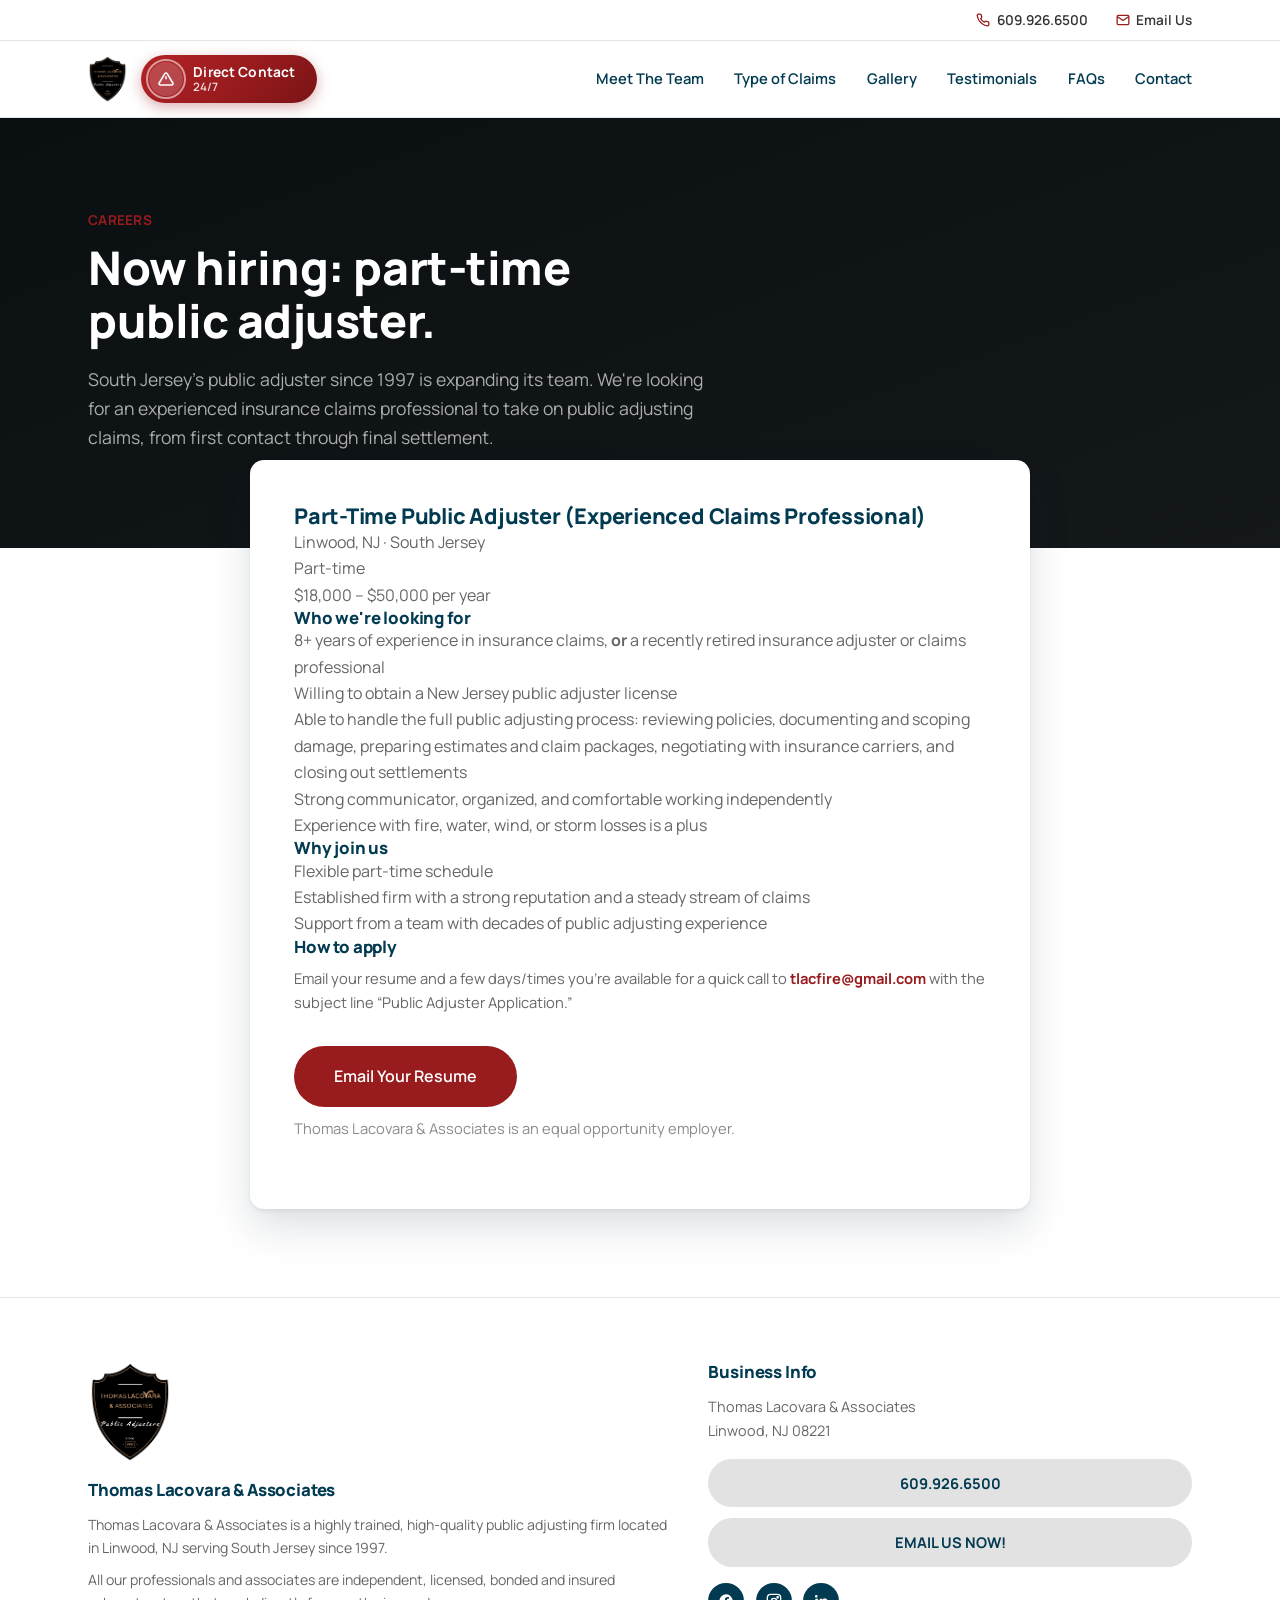
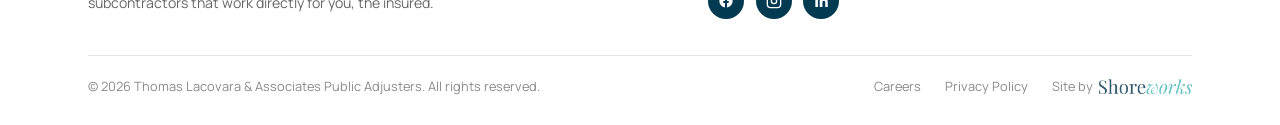
<file: careers.html>
<!DOCTYPE html>
<html lang="en">
<head>
<meta charset="UTF-8">
<meta name="viewport" content="width=device-width, initial-scale=1.0">
<title>Public Adjuster Jobs in South Jersey | Part-Time, $18K–$50K | Thomas Lacovara &amp; Associates</title>
<meta name="description" content="Now hiring a part-time public adjuster in South Jersey. 8+ years of insurance claims experience or recently retired adjusters welcome. $18,000–$50,000 per year. Apply by email.">
<link rel="canonical" href="https://thomaslacovarapublicadjuster.com/careers.html">
<meta name="robots" content="index, follow">

<meta property="og:type" content="website">
<meta property="og:site_name" content="Thomas Lacovara &amp; Associates Public Adjusters">
<meta property="og:title" content="Now Hiring: Part-Time Public Adjuster | Thomas Lacovara &amp; Associates">
<meta property="og:description" content="Experienced insurance claims professionals and recently retired adjusters: join South Jersey's public adjuster. Part-time, $18,000–$50,000 per year.">
<meta property="og:url" content="https://thomaslacovarapublicadjuster.com/careers.html">

<link rel="preconnect" href="https://fonts.googleapis.com">
<link rel="preconnect" href="https://fonts.gstatic.com" crossorigin>
<link rel="stylesheet" href="https://fonts.googleapis.com/css2?family=Manrope:wght@400;500;600;700;800&display=swap">
<link rel="stylesheet" href="css/styles.css">
<link rel="icon" href="images/favicon-64.png" type="image/png">
<link rel="icon" sizes="120x120" href="images/favicon-120.png" type="image/png">

<script type="application/ld+json">
{
  "@context": "https://schema.org",
  "@type": "JobPosting",
  "title": "Part-Time Public Adjuster (Experienced Claims Professional)",
  "description": "<p>Thomas Lacovara &amp; Associates Public Adjusters, South Jersey's public adjuster since 1997, is expanding its team. We are looking for an experienced insurance claims professional to take on public adjusting claims, from first contact through final settlement.</p><p><strong>Requirements:</strong></p><ul><li>8+ years of experience in insurance claims, OR a recently retired insurance adjuster or claims professional</li><li>Willing to obtain a New Jersey public adjuster license</li><li>Able to handle the full public adjusting process: reviewing policies, documenting and scoping damage, preparing estimates and claim packages, negotiating with insurance carriers, and closing out settlements</li><li>Strong communicator, organized, and comfortable working independently</li><li>Experience with fire, water, wind, or storm losses is a plus</li></ul><p><strong>Compensation:</strong> Part-time, $18,000 - $50,000 per year.</p>",
  "datePosted": "2026-10-23",
  "validThrough": "2027-01-23T23:59",
  "employmentType": "PART_TIME",
  "hiringOrganization": {
    "@type": "Organization",
    "name": "Thomas Lacovara & Associates Public Adjusters",
    "sameAs": "https://thomaslacovarapublicadjuster.com/",
    "logo": "https://thomaslacovarapublicadjuster.com/images/team/badge.png"
  },
  "jobLocation": {
    "@type": "Place",
    "address": {
      "@type": "PostalAddress",
      "addressLocality": "Linwood",
      "addressRegion": "NJ",
      "postalCode": "08221",
      "addressCountry": "US"
    }
  },
  "baseSalary": {
    "@type": "MonetaryAmount",
    "currency": "USD",
    "value": {
      "@type": "QuantitativeValue",
      "minValue": 18000,
      "maxValue": 50000,
      "unitText": "YEAR"
    }
  }
}
</script>
</head>
<body>

<div class="top-bar">
  <div class="wrap">
    <a href="tel:+16099266500"><svg width="14" height="14" viewBox="0 0 24 24" fill="none" stroke="currentColor" stroke-width="2.2"><path d="M22 16.92v3a2 2 0 0 1-2.18 2 19.79 19.79 0 0 1-8.63-3.07 19.5 19.5 0 0 1-6-6 19.79 19.79 0 0 1-3.07-8.67A2 2 0 0 1 4.11 2h3a2 2 0 0 1 2 1.72c.127.96.361 1.903.7 2.81a2 2 0 0 1-.45 2.11L8.09 9.91a16 16 0 0 0 6 6l1.27-1.27a2 2 0 0 1 2.11-.45c.907.339 1.85.573 2.81.7A2 2 0 0 1 22 16.92z"/></svg>609.926.6500</a>
    <a href="mailto:tlacfire@gmail.com"><svg width="14" height="14" viewBox="0 0 24 24" fill="none" stroke="currentColor" stroke-width="2.2"><path d="M4 4h16c1.1 0 2 .9 2 2v12c0 1.1-.9 2-2 2H4c-1.1 0-2-.9-2-2V6c0-1.1.9-2 2-2z"/><polyline points="22,6 12,13 2,6"/></svg>Email Us</a>
  </div>
</div>

<header class="site-header">
  <div class="wrap header-inner">
    <div class="header-left">
      <a href="index.html" class="header-badge" aria-label="Thomas Lacovara &amp; Associates — Return to home">
        <img src="images/team/badge.png" alt="Thomas Lacovara &amp; Associates Public Adjusters badge">
        <span class="header-badge-label">Thomas Lacovara<br>Public Adjusters</span>
      </a>
      <a class="emergency-badge" href="tel:+16095131980" aria-label="Call our 24/7 direct line at 609.513.1980">
        <span class="icon"><svg width="16" height="16" viewBox="0 0 24 24" fill="none" stroke="currentColor" stroke-width="2.4"><path d="M10.29 3.86 1.82 18a2 2 0 0 0 1.71 3h16.94a2 2 0 0 0 1.71-3L13.71 3.86a2 2 0 0 0-3.42 0z"/><line x1="12" y1="8" x2="12" y2="12.5"/><line x1="12" y1="15.5" x2="12.01" y2="15.5"/></svg></span>
        <span class="txt"><strong>Direct Contact</strong><span class="sub">24/7</span></span>
      </a>
    </div>

    <nav class="main-nav" id="main-nav" aria-label="Main navigation">
      <a href="index.html">Meet The Team</a>
      <a href="index.html#claims">Type of Claims</a>
      <a href="gallery.html">Gallery</a>
      <a href="index.html#testimonials">Testimonials</a>
      <a href="index.html#faq">FAQs</a>
      <a href="contact.html">Contact</a>
      <a class="btn btn-maroon nav-btn-mobile" href="tel:+16095131980">Emergency Contact</a>
      <a class="btn btn-gray nav-btn-mobile" href="tel:+16099266500">Call the Office</a>
    </nav>

    <button class="nav-toggle" aria-expanded="false" aria-controls="main-nav" aria-label="Toggle menu">
      <span></span><span></span><span></span>
    </button>
  </div>
</header>

<main>

  <div class="page-hero">
    <div class="wrap">
      <p class="eyebrow">Careers</p>
      <h1>Now hiring: part-time public adjuster.</h1>
      <p class="lead">South Jersey's public adjuster since 1997 is expanding its team. We're looking for an experienced insurance claims professional to take on public adjusting claims, from first contact through final settlement.</p>
    </div>
  </div>

  <section style="padding-top:0;">
    <div class="wrap">
      <div class="contact-form-card job-card">
        <h2>Part-Time Public Adjuster <span class="job-sub">(Experienced Claims Professional)</span></h2>
        <ul class="job-meta">
          <li>Linwood, NJ &middot; South Jersey</li>
          <li>Part-time</li>
          <li>$18,000 &ndash; $50,000 per year</li>
        </ul>

        <h3>Who we're looking for</h3>
        <ul class="job-list">
          <li>8+ years of experience in insurance claims, <strong>or</strong> a recently retired insurance adjuster or claims professional</li>
          <li>Willing to obtain a New Jersey public adjuster license</li>
          <li>Able to handle the full public adjusting process: reviewing policies, documenting and scoping damage, preparing estimates and claim packages, negotiating with insurance carriers, and closing out settlements</li>
          <li>Strong communicator, organized, and comfortable working independently</li>
          <li>Experience with fire, water, wind, or storm losses is a plus</li>
        </ul>

        <h3>Why join us</h3>
        <ul class="job-list">
          <li>Flexible part-time schedule</li>
          <li>Established firm with a strong reputation and a steady stream of claims</li>
          <li>Support from a team with decades of public adjusting experience</li>
        </ul>

        <h3>How to apply</h3>
        <p>Email your resume and a few days/times you're available for a quick call to <a href="mailto:tlacfire@gmail.com?subject=Public%20Adjuster%20Application" style="color:var(--maroon); font-weight:700;">tlacfire@gmail.com</a> with the subject line &ldquo;Public Adjuster Application.&rdquo;</p>
        <a class="btn btn-maroon" href="mailto:tlacfire@gmail.com?subject=Public%20Adjuster%20Application" style="margin-top:0.5rem;">Email Your Resume</a>
        <p class="form-note">Thomas Lacovara &amp; Associates is an equal opportunity employer.</p>
      </div>
    </div>
  </section>

</main>

<footer class="site-footer">
  <div class="wrap">
    <div class="footer-grid">
      <div class="footer-brand">
        <img class="footer-shield" src="images/team/badge.png" alt="Thomas Lacovara & Associates Public Adjusters badge" loading="lazy" width="350" height="418">
        <h4>Thomas Lacovara &amp; Associates</h4>
        <p>Thomas Lacovara &amp; Associates is a highly trained, high-quality public adjusting firm located in Linwood, NJ serving South Jersey since 1997.</p>
        <p>All our professionals and associates are independent, licensed, bonded and insured subcontractors that work directly for you, the insured.</p>
      </div>
      <div>
        <h4>Business Info</h4>
        <p style="margin-bottom:1rem;">Thomas Lacovara &amp; Associates<br>Linwood, NJ 08221</p>
        <a class="footer-contact-btn" href="tel:+16099266500">609.926.6500</a>
        <a class="footer-contact-btn" href="mailto:tlacfire@gmail.com">EMAIL US NOW!</a>
        <div class="footer-socials">
          <a href="#" aria-label="Facebook"><svg width="16" height="16" viewBox="0 0 24 24" fill="currentColor"><path d="M22 12a10 10 0 1 0-11.6 9.9v-7H7.9V12h2.5V9.8c0-2.5 1.5-3.9 3.8-3.9 1.1 0 2.2.2 2.2.2v2.5h-1.3c-1.2 0-1.6.8-1.6 1.6V12h2.8l-.4 2.9h-2.4v7A10 10 0 0 0 22 12z"/></svg></a>
          <a href="#" aria-label="Instagram"><svg width="16" height="16" viewBox="0 0 24 24" fill="none" stroke="currentColor" stroke-width="2"><rect x="2" y="2" width="20" height="20" rx="5"/><circle cx="12" cy="12" r="4"/><circle cx="17.5" cy="6.5" r="1"/></svg></a>
          <a href="#" aria-label="LinkedIn"><svg width="16" height="16" viewBox="0 0 24 24" fill="currentColor"><path d="M6.94 5a2 2 0 1 1-4 0 2 2 0 0 1 4 0zM3.5 8.5h3.9V21H3.5zM10 8.5h3.7v1.7h.05c.5-1 1.8-2 3.7-2 4 0 4.7 2.6 4.7 6V21H18.4v-6c0-1.4 0-3.3-2-3.3s-2.3 1.6-2.3 3.2V21H10.1z"/></svg></a>
        </div>
      </div>
    </div>
    <div class="footer-bottom">
      <span>&copy; <span data-year>2026</span> Thomas Lacovara &amp; Associates Public Adjusters. All rights reserved.</span>
      <div class="footer-bottom-links">
        <a href="careers.html">Careers</a>
        <a href="#">Privacy Policy</a>
        <a href="https://shoreworksnj.com" target="_blank" rel="noopener" class="footer-credit">Site by <img src="images/shoreworks-logo.png" alt="Shore Works"></a>
      </div>
    </div>
  </div>
</footer>

<script src="js/main.js"></script>
</body>
</html>
</file>
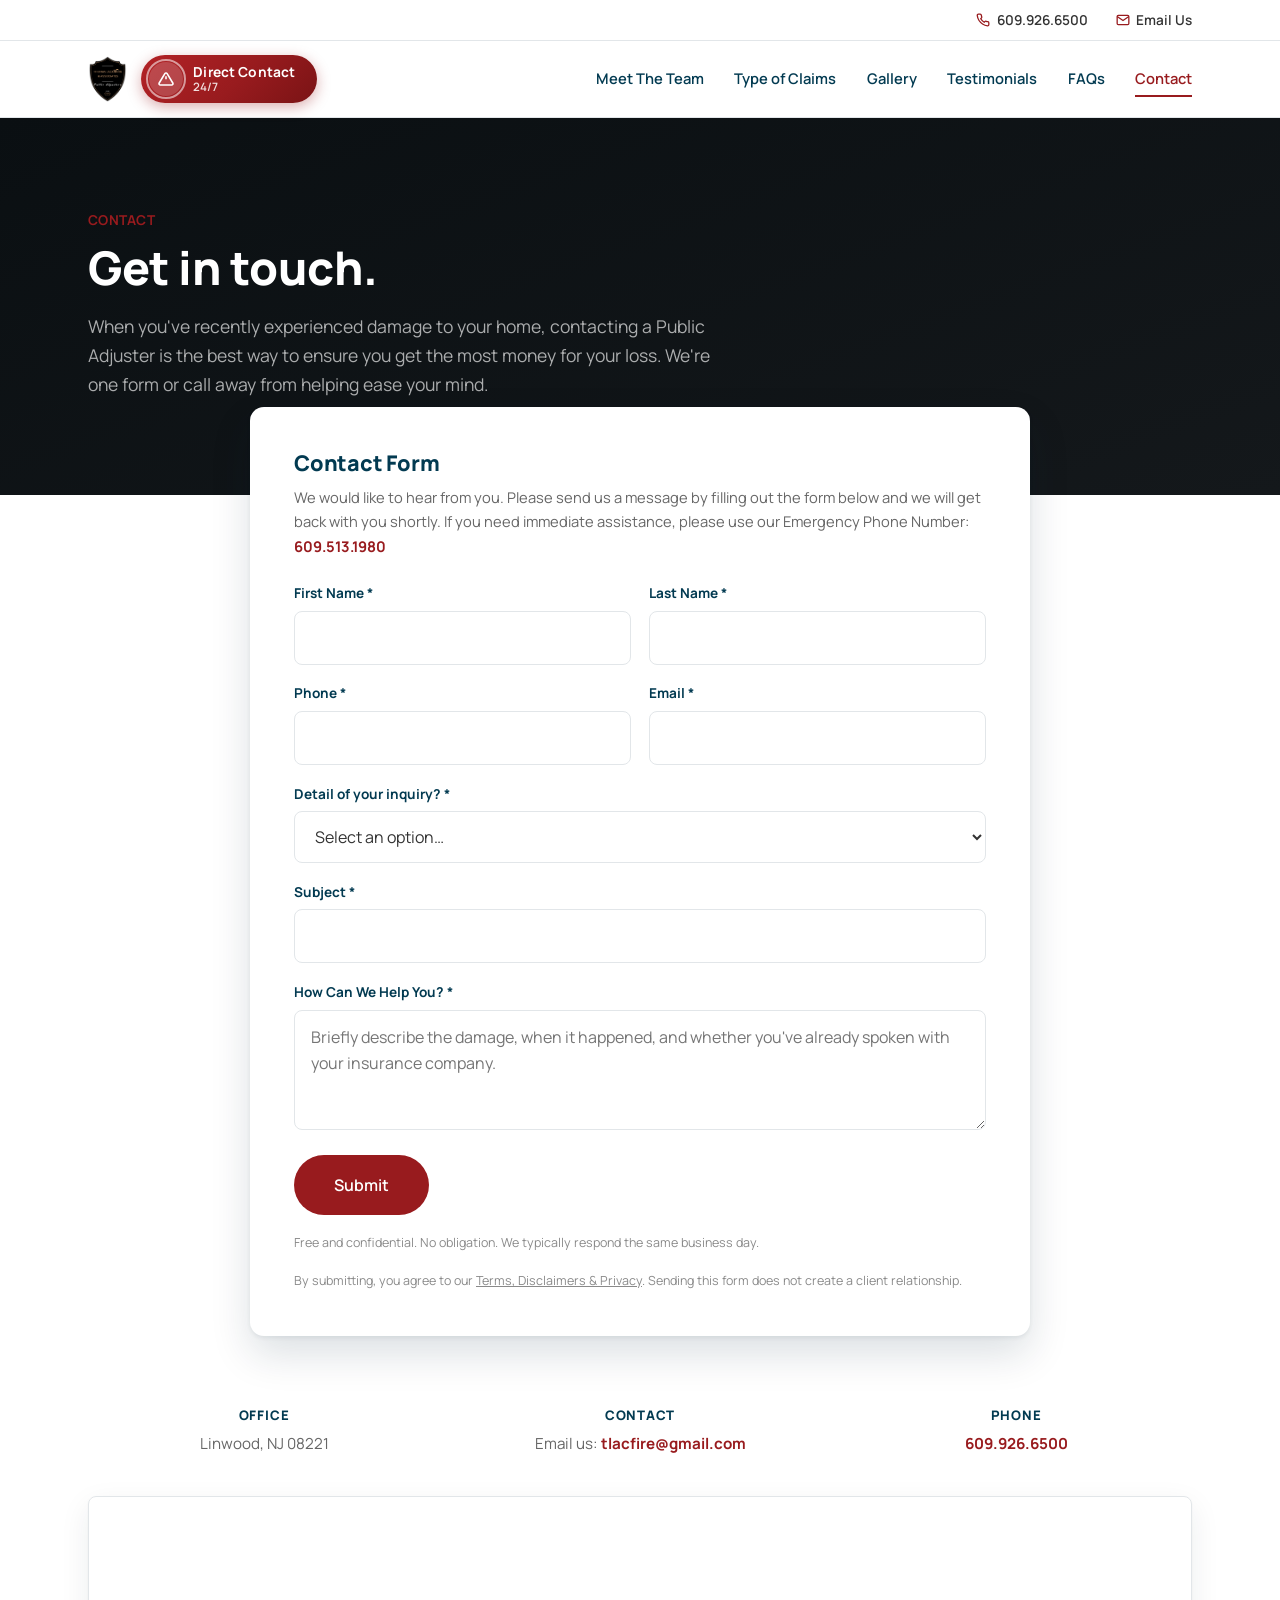
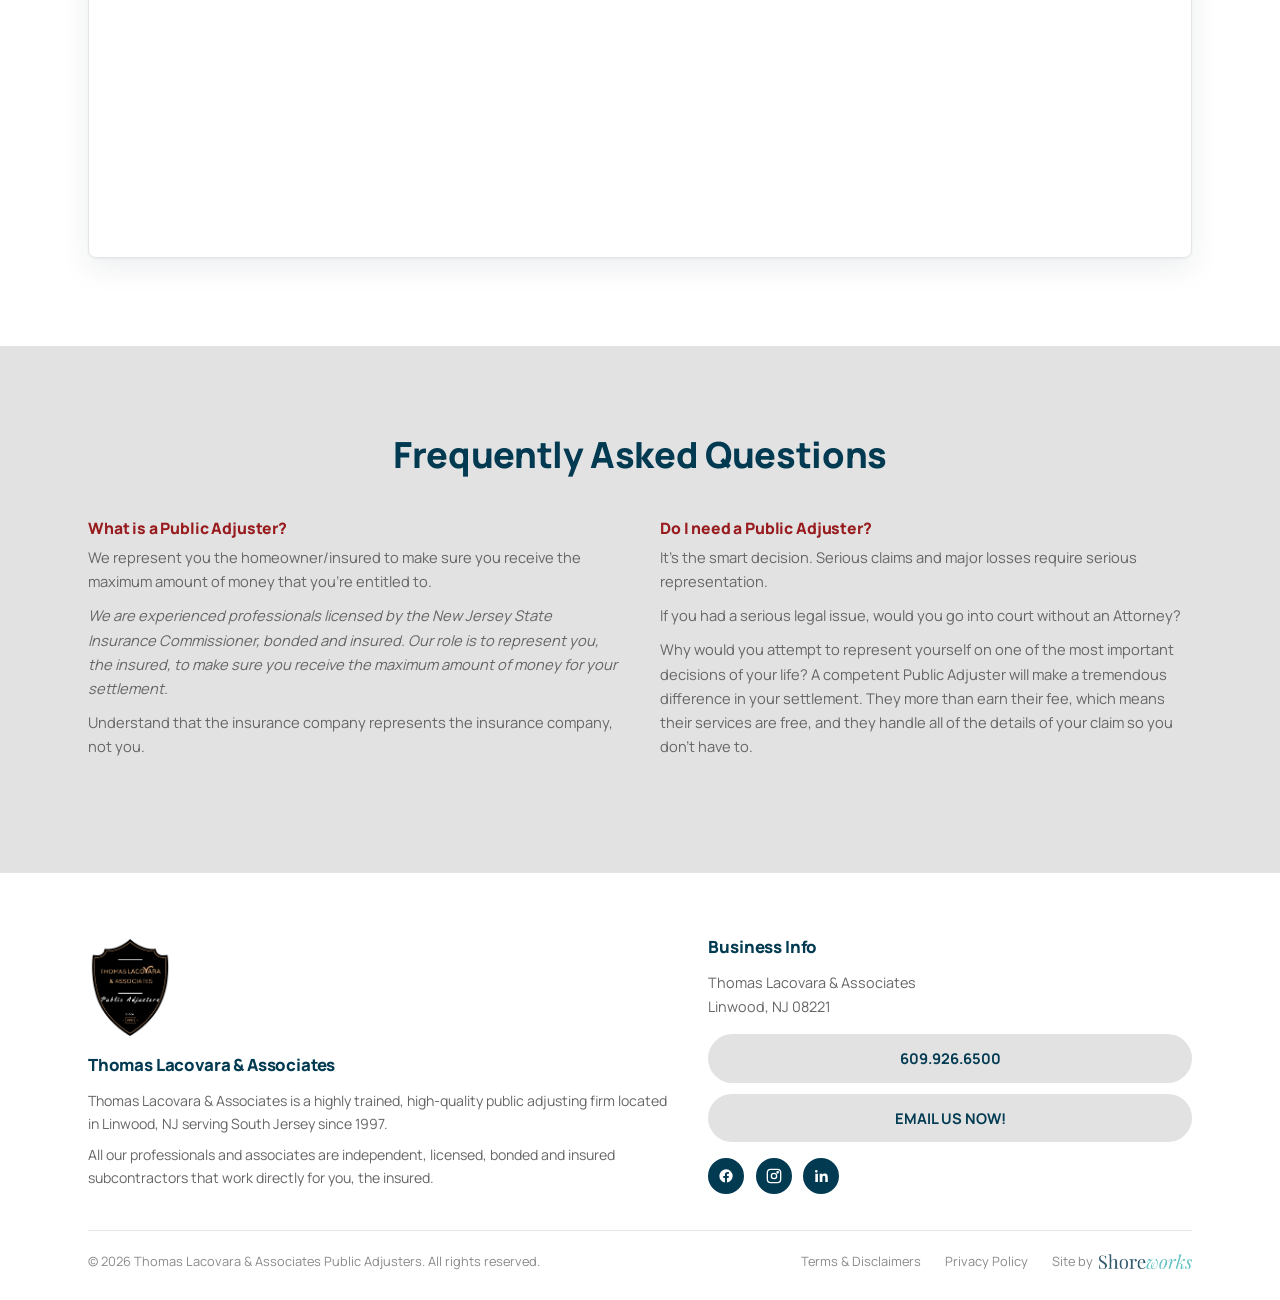
<file: contact.html>
<!DOCTYPE html>
<html lang="en">
<head>
<meta charset="UTF-8">
<meta name="viewport" content="width=device-width, initial-scale=1.0">
<title>Contact a South Jersey Public Adjuster | Thomas Lacovara &amp; Associates — Linwood, NJ</title>
<meta name="description" content="Get a free insurance claim review from Thomas Lacovara & Associates, licensed public adjusters in Linwood, NJ. Office: 609.926.6500 · 24/7 Emergency: 609.513.1980.">
<link rel="canonical" href="https://thomaslacovarapublicadjuster.com/contact.html">
<meta name="robots" content="index, follow">

<meta property="og:type" content="website">
<meta property="og:site_name" content="Thomas Lacovara &amp; Associates Public Adjusters">
<meta property="og:title" content="Contact Us — Free Claim Review | Thomas Lacovara &amp; Associates">
<meta property="og:description" content="Talk to a licensed South Jersey public adjuster before you talk to the insurance company. Free, no-obligation claim review.">
<meta property="og:url" content="https://thomaslacovarapublicadjuster.com/contact.html">

<link rel="preconnect" href="https://fonts.googleapis.com">
<link rel="preconnect" href="https://fonts.gstatic.com" crossorigin>
<link rel="stylesheet" href="https://fonts.googleapis.com/css2?family=Manrope:wght@400;500;600;700;800&display=swap">
<link rel="stylesheet" href="css/styles.css">
<link rel="icon" href="images/favicon-64.png" type="image/png">
<link rel="icon" sizes="120x120" href="images/favicon-120.png" type="image/png">

<script type="application/ld+json">
{
  "@context": "https://schema.org",
  "@type": "ContactPage",
  "name": "Contact Thomas Lacovara & Associates Public Adjusters",
  "url": "https://thomaslacovarapublicadjuster.com/contact.html",
  "isPartOf": { "@id": "https://thomaslacovarapublicadjuster.com/#business" }
}
</script>
</head>
<body>

<div class="top-bar">
  <div class="wrap">
    <a href="tel:+16099266500"><svg width="14" height="14" viewBox="0 0 24 24" fill="none" stroke="currentColor" stroke-width="2.2"><path d="M22 16.92v3a2 2 0 0 1-2.18 2 19.79 19.79 0 0 1-8.63-3.07 19.5 19.5 0 0 1-6-6 19.79 19.79 0 0 1-3.07-8.67A2 2 0 0 1 4.11 2h3a2 2 0 0 1 2 1.72c.127.96.361 1.903.7 2.81a2 2 0 0 1-.45 2.11L8.09 9.91a16 16 0 0 0 6 6l1.27-1.27a2 2 0 0 1 2.11-.45c.907.339 1.85.573 2.81.7A2 2 0 0 1 22 16.92z"/></svg>609.926.6500</a>
    <a href="mailto:tlacfire@gmail.com"><svg width="14" height="14" viewBox="0 0 24 24" fill="none" stroke="currentColor" stroke-width="2.2"><path d="M4 4h16c1.1 0 2 .9 2 2v12c0 1.1-.9 2-2 2H4c-1.1 0-2-.9-2-2V6c0-1.1.9-2 2-2z"/><polyline points="22,6 12,13 2,6"/></svg>Email Us</a>
  </div>
</div>

<header class="site-header">
  <div class="wrap header-inner">
    <div class="header-left">
      <a href="index.html" class="header-badge" aria-label="Thomas Lacovara &amp; Associates — Return to home">
        <img src="images/team/badge.png" alt="Thomas Lacovara &amp; Associates Public Adjusters badge">
        <span class="header-badge-label">Thomas Lacovara<br>Public Adjusters</span>
      </a>
      <a class="emergency-badge" href="tel:+16095131980" aria-label="Call our 24/7 direct line at 609.513.1980">
        <span class="icon"><svg width="16" height="16" viewBox="0 0 24 24" fill="none" stroke="currentColor" stroke-width="2.4"><path d="M10.29 3.86 1.82 18a2 2 0 0 0 1.71 3h16.94a2 2 0 0 0 1.71-3L13.71 3.86a2 2 0 0 0-3.42 0z"/><line x1="12" y1="8" x2="12" y2="12.5"/><line x1="12" y1="15.5" x2="12.01" y2="15.5"/></svg></span>
        <span class="txt"><strong>Direct Contact</strong><span class="sub">24/7</span></span>
      </a>
    </div>

    <nav class="main-nav" id="main-nav" aria-label="Main navigation">
      <a href="index.html">Meet The Team</a>
      <a href="index.html#claims">Type of Claims</a>
      <a href="gallery.html">Gallery</a>
      <a href="index.html#testimonials">Testimonials</a>
      <a href="index.html#faq">FAQs</a>
      <a href="contact.html" aria-current="page">Contact</a>
      <a class="btn btn-maroon nav-btn-mobile" href="tel:+16095131980">Emergency Contact</a>
      <a class="btn btn-gray nav-btn-mobile" href="tel:+16099266500">Call the Office</a>
    </nav>

    <button class="nav-toggle" aria-expanded="false" aria-controls="main-nav" aria-label="Toggle menu">
      <span></span><span></span><span></span>
    </button>
  </div>
</header>

<main>

  <div class="page-hero">
    <div class="wrap">
      <p class="eyebrow">Contact</p>
      <h1>Get in touch.</h1>
      <p class="lead">When you've recently experienced damage to your home, contacting a Public Adjuster is the best way to ensure you get the most money for your loss. We're one form or call away from helping ease your mind.</p>
    </div>
  </div>

  <section style="padding-top:0;">
    <div class="wrap">
      <div class="contact-form-card">
        <h2>Contact Form</h2>
        <p>We would like to hear from you. Please send us a message by filling out the form below and we will get back with you shortly. If you need immediate assistance, please use our Emergency Phone Number: <a href="tel:+16095131980" style="color:var(--maroon); font-weight:700;">609.513.1980</a></p>

        <form class="contact-form" name="claim-review" method="POST" action="/thanks.html" data-netlify="true" netlify-honeypot="bot-field">
          <input type="hidden" name="form-name" value="claim-review">
          <p style="display:none;"><label>Don't fill this out: <input name="bot-field"></label></p>

          <div class="form-row">
            <div class="field">
              <label for="fname">First Name *</label>
              <input type="text" id="fname" name="first_name" autocomplete="given-name" required>
            </div>
            <div class="field">
              <label for="lname">Last Name *</label>
              <input type="text" id="lname" name="last_name" autocomplete="family-name" required>
            </div>
          </div>

          <div class="form-row">
            <div class="field">
              <label for="phone">Phone *</label>
              <input type="tel" id="phone" name="phone" autocomplete="tel" required>
            </div>
            <div class="field">
              <label for="email">Email *</label>
              <input type="email" id="email" name="email" autocomplete="email" required>
            </div>
          </div>

          <div class="field">
            <label for="claim-type">Detail of your inquiry? *</label>
            <select id="claim-type" name="claim-type" required>
              <option value="" disabled selected>Select an option&hellip;</option>
              <option>Fire damage</option>
              <option>Water damage / burst pipe</option>
              <option>Flood</option>
              <option>Wind / storm damage</option>
              <option>Commercial property loss</option>
              <option>Other / not sure</option>
            </select>
          </div>

          <div class="field">
            <label for="subject">Subject *</label>
            <input type="text" id="subject" name="subject" required>
          </div>

          <div class="field">
            <label for="message">How Can We Help You? *</label>
            <textarea id="message" name="message" required placeholder="Briefly describe the damage, when it happened, and whether you've already spoken with your insurance company."></textarea>
          </div>

          <button class="btn btn-maroon" type="submit" style="justify-self:start;">Submit</button>
          <p class="form-note">Free and confidential. No obligation. We typically respond the same business day.</p>
          <p class="form-note">By submitting, you agree to our <a href="legal.html" target="_blank" rel="noopener" style="color:inherit;text-decoration:underline;">Terms, Disclaimers &amp; Privacy</a>. Sending this form does not create a client relationship.</p>
        </form>
      </div>

      <div class="info-row">
        <div>
          <h3>Office</h3>
          <p>Linwood, NJ 08221</p>
        </div>
        <div>
          <h3>Contact</h3>
          <p>Email us: <a href="mailto:tlacfire@gmail.com">tlacfire@gmail.com</a></p>
        </div>
        <div>
          <h3>Phone</h3>
          <p><a href="tel:+16099266500">609.926.6500</a></p>
        </div>
      </div>

      <div class="map-embed">
        <iframe src="https://www.google.com/maps?q=Linwood,+NJ+08221&output=embed" title="Map of Linwood, New Jersey — Thomas Lacovara &amp; Associates service area" loading="lazy" referrerpolicy="no-referrer-when-downgrade"></iframe>
      </div>
    </div>
  </section>

  <section class="section-gray">
    <div class="wrap">
      <div class="section-head center">
        <h2>Frequently Asked Questions</h2>
      </div>
      <div class="faq-cols">
        <div>
          <div class="qa-block">
            <h3>What is a Public Adjuster?</h3>
            <p>We represent you the homeowner/insured to make sure you receive the maximum amount of money that you're entitled to.</p>
            <p><em>We are experienced professionals licensed by the New Jersey State Insurance Commissioner, bonded and insured. Our role is to represent you, the insured, to make sure you receive the maximum amount of money for your settlement.</em></p>
            <p>Understand that the insurance company represents the insurance company, not you.</p>
          </div>
        </div>
        <div>
          <div class="qa-block">
            <h3>Do I need a Public Adjuster?</h3>
            <p>It's the smart decision. Serious claims and major losses require serious representation.</p>
            <p>If you had a serious legal issue, would you go into court without an Attorney?</p>
            <p>Why would you attempt to represent yourself on one of the most important decisions of your life? A competent Public Adjuster will make a tremendous difference in your settlement. They more than earn their fee, which means their services are free, and they handle all of the details of your claim so you don't have to.</p>
          </div>
        </div>
      </div>
    </div>
  </section>

</main>

<footer class="site-footer">
  <div class="wrap">
    <div class="footer-grid">
      <div class="footer-brand">
        <img class="footer-shield" src="images/team/badge.png" alt="Thomas Lacovara & Associates Public Adjusters badge" loading="lazy" width="350" height="418">
        <h4>Thomas Lacovara &amp; Associates</h4>
        <p>Thomas Lacovara &amp; Associates is a highly trained, high-quality public adjusting firm located in Linwood, NJ serving South Jersey since 1997.</p>
        <p>All our professionals and associates are independent, licensed, bonded and insured subcontractors that work directly for you, the insured.</p>
      </div>
      <div>
        <h4>Business Info</h4>
        <p style="margin-bottom:1rem;">Thomas Lacovara &amp; Associates<br>Linwood, NJ 08221</p>
        <a class="footer-contact-btn" href="tel:+16099266500">609.926.6500</a>
        <a class="footer-contact-btn" href="mailto:tlacfire@gmail.com">EMAIL US NOW!</a>
        <div class="footer-socials">
          <a href="#" aria-label="Facebook"><svg width="16" height="16" viewBox="0 0 24 24" fill="currentColor"><path d="M22 12a10 10 0 1 0-11.6 9.9v-7H7.9V12h2.5V9.8c0-2.5 1.5-3.9 3.8-3.9 1.1 0 2.2.2 2.2.2v2.5h-1.3c-1.2 0-1.6.8-1.6 1.6V12h2.8l-.4 2.9h-2.4v7A10 10 0 0 0 22 12z"/></svg></a>
          <a href="#" aria-label="Instagram"><svg width="16" height="16" viewBox="0 0 24 24" fill="none" stroke="currentColor" stroke-width="2"><rect x="2" y="2" width="20" height="20" rx="5"/><circle cx="12" cy="12" r="4"/><circle cx="17.5" cy="6.5" r="1"/></svg></a>
          <a href="#" aria-label="LinkedIn"><svg width="16" height="16" viewBox="0 0 24 24" fill="currentColor"><path d="M6.94 5a2 2 0 1 1-4 0 2 2 0 0 1 4 0zM3.5 8.5h3.9V21H3.5zM10 8.5h3.7v1.7h.05c.5-1 1.8-2 3.7-2 4 0 4.7 2.6 4.7 6V21H18.4v-6c0-1.4 0-3.3-2-3.3s-2.3 1.6-2.3 3.2V21H10.1z"/></svg></a>
        </div>
      </div>
    </div>
    <div class="footer-bottom">
      <span>&copy; <span data-year>2026</span> Thomas Lacovara &amp; Associates Public Adjusters. All rights reserved.</span>
      <div class="footer-bottom-links">
        <a href="legal.html">Terms &amp; Disclaimers</a>
        <a href="legal.html#privacy">Privacy Policy</a>
        <a href="https://shoreworksnj.com" target="_blank" rel="noopener" class="footer-credit">Site by <img src="images/shoreworks-logo.png" alt="Shore Works"></a>
      </div>
    </div>
  </div>
</footer>

<script src="js/main.js"></script>
</body>
</html>
</file>
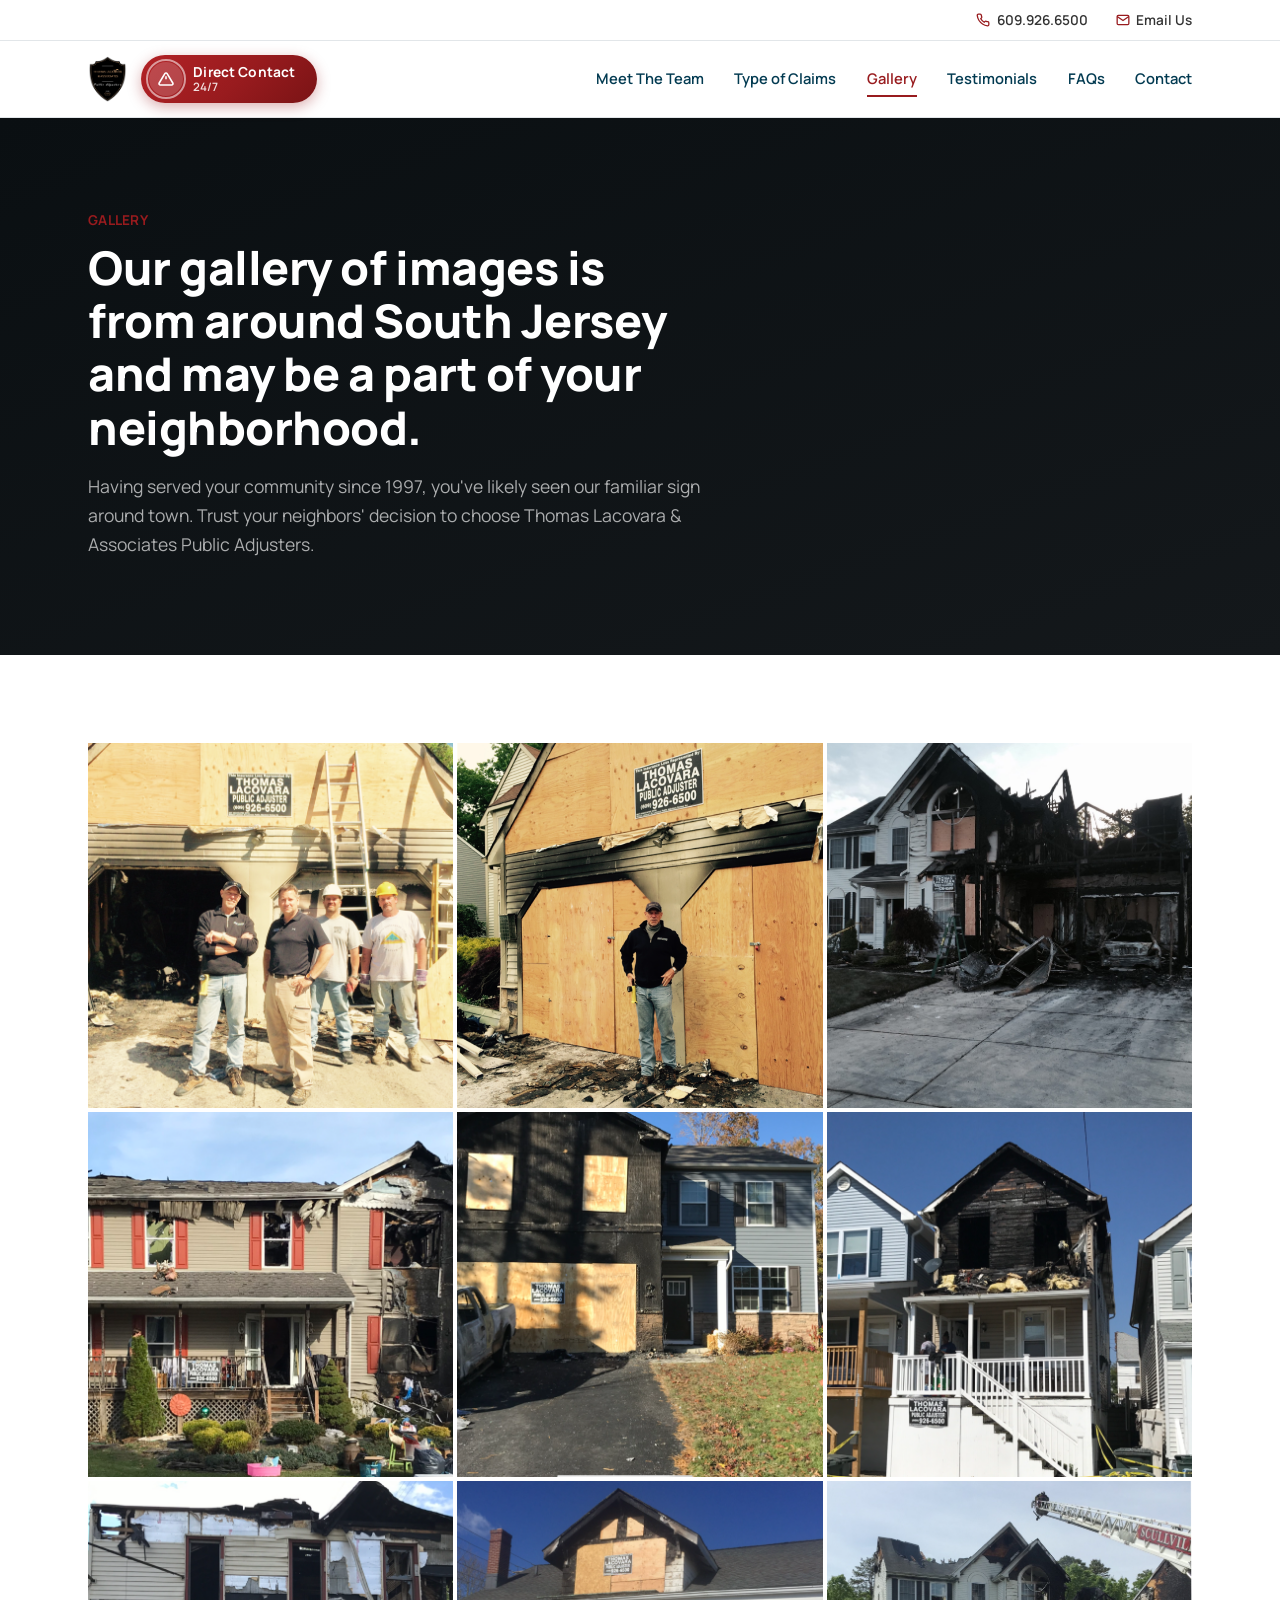
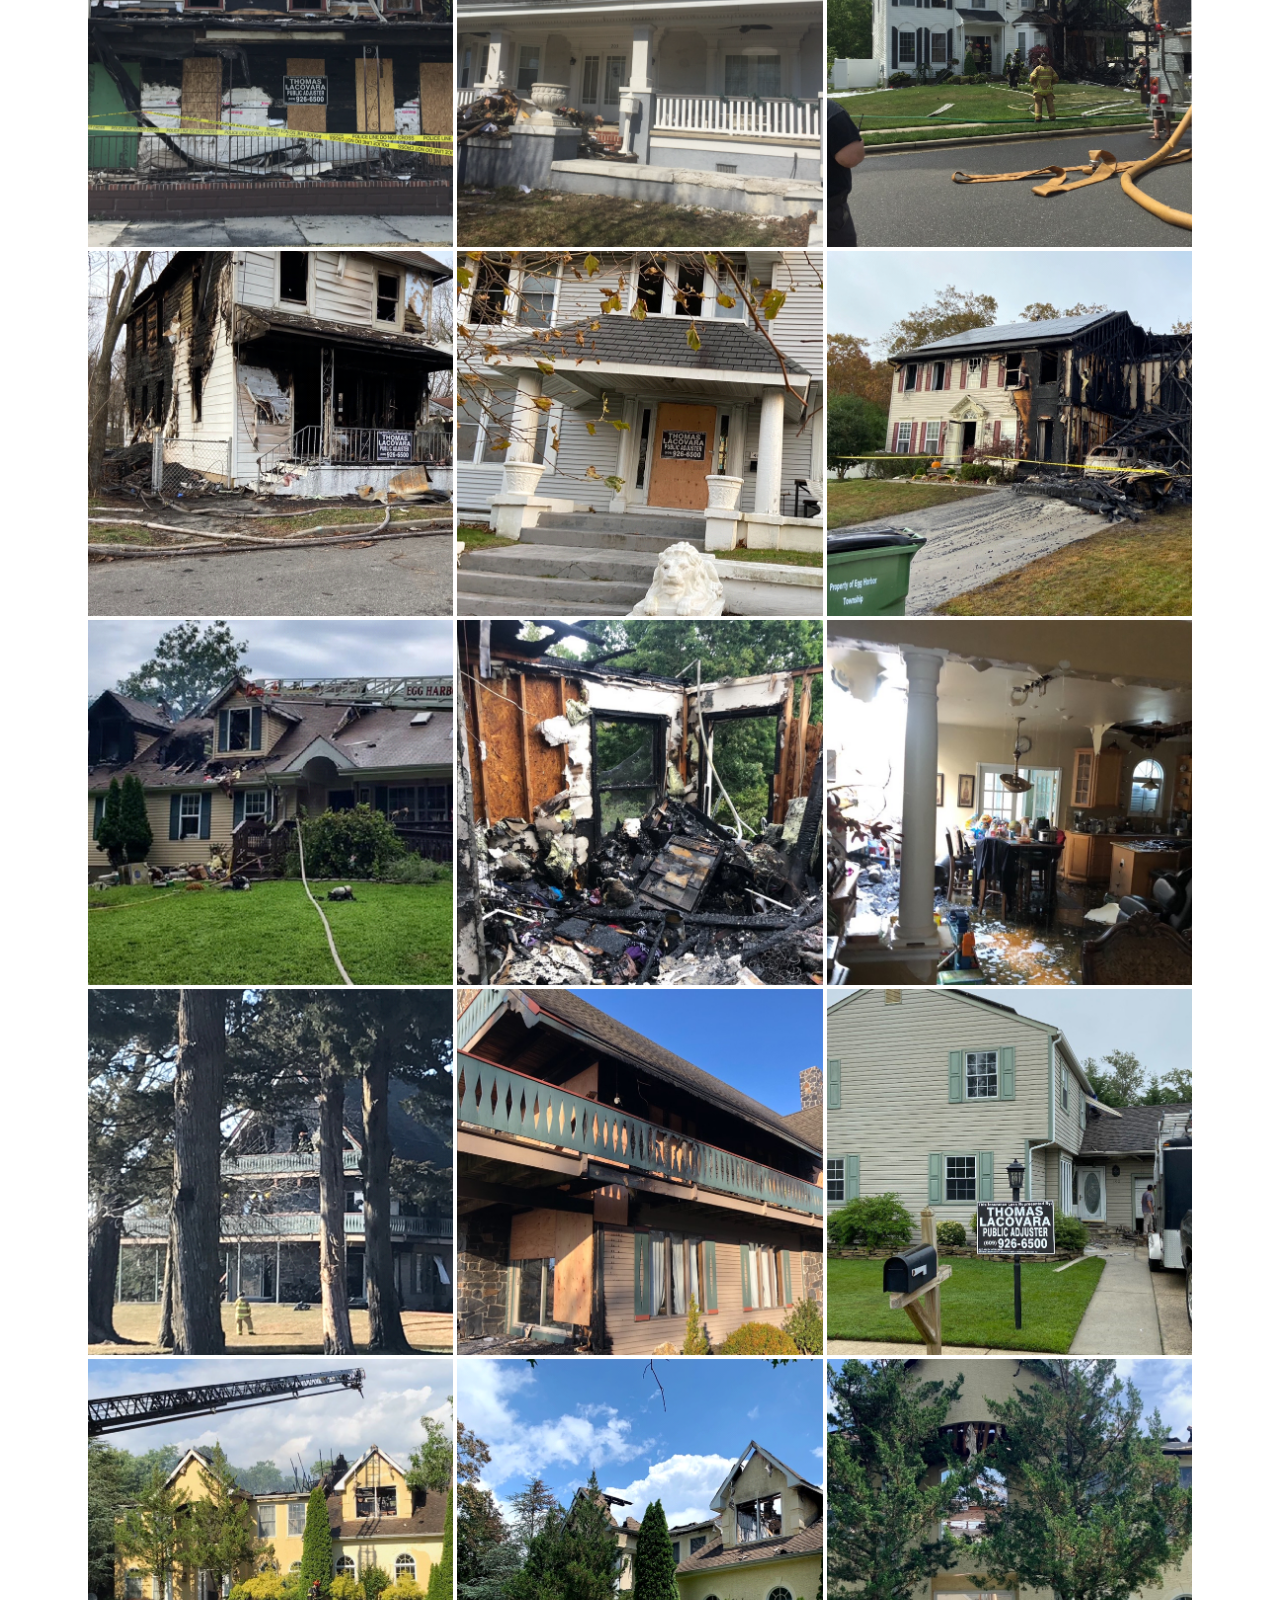
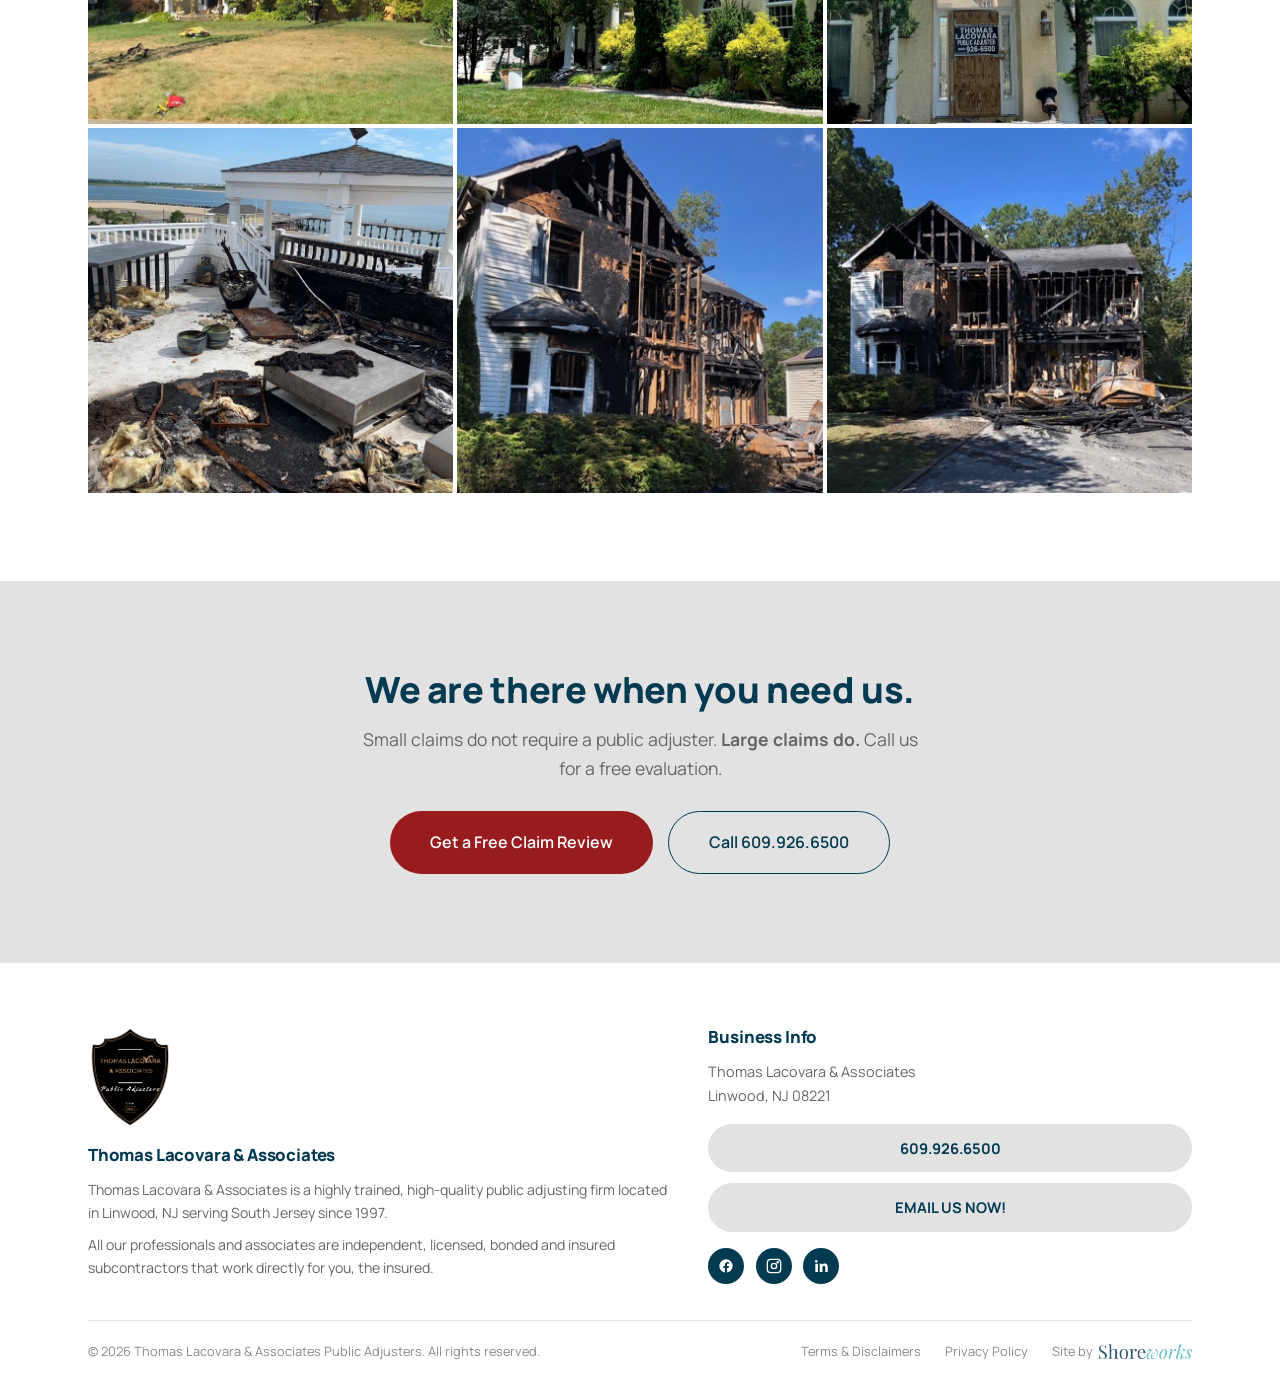
<file: gallery.html>
<!DOCTYPE html>
<html lang="en">
<head>
<meta charset="UTF-8">
<meta name="viewport" content="width=device-width, initial-scale=1.0">
<title>Gallery — Insurance Claim Photos | Thomas Lacovara &amp; Associates, South Jersey</title>
<meta name="description" content="See fire, water, wind, and storm insurance claims handled by Thomas Lacovara & Associates across South Jersey — Linwood, Margate, Ocean City, Atlantic City & beyond.">
<link rel="canonical" href="https://thomaslacovarapublicadjuster.com/gallery.html">
<meta name="robots" content="index, follow">

<meta property="og:type" content="website">
<meta property="og:site_name" content="Thomas Lacovara &amp; Associates Public Adjusters">
<meta property="og:title" content="Gallery | Thomas Lacovara &amp; Associates">
<meta property="og:description" content="Fire, water, wind, and storm claims documented, negotiated, and settled for South Jersey property owners since 1997.">
<meta property="og:url" content="https://thomaslacovarapublicadjuster.com/gallery.html">

<link rel="preconnect" href="https://fonts.googleapis.com">
<link rel="preconnect" href="https://fonts.gstatic.com" crossorigin>
<link rel="stylesheet" href="https://fonts.googleapis.com/css2?family=Manrope:wght@400;500;600;700;800&display=swap">
<link rel="stylesheet" href="css/styles.css">
<link rel="icon" href="images/favicon-64.png" type="image/png">
<link rel="icon" sizes="120x120" href="images/favicon-120.png" type="image/png">

<script type="application/ld+json">
{
  "@context": "https://schema.org",
  "@type": "CollectionPage",
  "name": "Insurance Claim Gallery — Thomas Lacovara & Associates",
  "description": "A gallery of fire, water, wind, and storm insurance claims handled across South Jersey.",
  "url": "https://thomaslacovarapublicadjuster.com/gallery.html",
  "isPartOf": { "@id": "https://thomaslacovarapublicadjuster.com/#business" }
}
</script>
</head>
<body>

<div class="top-bar">
  <div class="wrap">
    <a href="tel:+16099266500"><svg width="14" height="14" viewBox="0 0 24 24" fill="none" stroke="currentColor" stroke-width="2.2"><path d="M22 16.92v3a2 2 0 0 1-2.18 2 19.79 19.79 0 0 1-8.63-3.07 19.5 19.5 0 0 1-6-6 19.79 19.79 0 0 1-3.07-8.67A2 2 0 0 1 4.11 2h3a2 2 0 0 1 2 1.72c.127.96.361 1.903.7 2.81a2 2 0 0 1-.45 2.11L8.09 9.91a16 16 0 0 0 6 6l1.27-1.27a2 2 0 0 1 2.11-.45c.907.339 1.85.573 2.81.7A2 2 0 0 1 22 16.92z"/></svg>609.926.6500</a>
    <a href="mailto:tlacfire@gmail.com"><svg width="14" height="14" viewBox="0 0 24 24" fill="none" stroke="currentColor" stroke-width="2.2"><path d="M4 4h16c1.1 0 2 .9 2 2v12c0 1.1-.9 2-2 2H4c-1.1 0-2-.9-2-2V6c0-1.1.9-2 2-2z"/><polyline points="22,6 12,13 2,6"/></svg>Email Us</a>
  </div>
</div>

<header class="site-header">
  <div class="wrap header-inner">
    <div class="header-left">
      <a href="index.html" class="header-badge" aria-label="Thomas Lacovara &amp; Associates — Return to home">
        <img src="images/team/badge.png" alt="Thomas Lacovara &amp; Associates Public Adjusters badge">
        <span class="header-badge-label">Thomas Lacovara<br>Public Adjusters</span>
      </a>
      <a class="emergency-badge" href="tel:+16095131980" aria-label="Call our 24/7 direct line at 609.513.1980">
        <span class="icon"><svg width="16" height="16" viewBox="0 0 24 24" fill="none" stroke="currentColor" stroke-width="2.4"><path d="M10.29 3.86 1.82 18a2 2 0 0 0 1.71 3h16.94a2 2 0 0 0 1.71-3L13.71 3.86a2 2 0 0 0-3.42 0z"/><line x1="12" y1="8" x2="12" y2="12.5"/><line x1="12" y1="15.5" x2="12.01" y2="15.5"/></svg></span>
        <span class="txt"><strong>Direct Contact</strong><span class="sub">24/7</span></span>
      </a>
    </div>

    <nav class="main-nav" id="main-nav" aria-label="Main navigation">
      <a href="index.html">Meet The Team</a>
      <a href="index.html#claims">Type of Claims</a>
      <a href="gallery.html" aria-current="page">Gallery</a>
      <a href="index.html#testimonials">Testimonials</a>
      <a href="index.html#faq">FAQs</a>
      <a href="contact.html">Contact</a>
      <a class="btn btn-maroon nav-btn-mobile" href="tel:+16095131980">Emergency Contact</a>
      <a class="btn btn-gray nav-btn-mobile" href="tel:+16099266500">Call the Office</a>
    </nav>

    <button class="nav-toggle" aria-expanded="false" aria-controls="main-nav" aria-label="Toggle menu">
      <span></span><span></span><span></span>
    </button>
  </div>
</header>

<main>

  <div class="page-hero">
    <div class="wrap">
      <p class="eyebrow">Gallery</p>
      <h1>Our gallery of images is from around South Jersey and may be a part of your neighborhood.</h1>
      <p class="lead">Having served your community since 1997, you've likely seen our familiar sign around town. Trust your neighbors' decision to choose Thomas Lacovara &amp; Associates Public Adjusters.</p>
    </div>
  </div>

  <section>
    <div class="wrap">
      <div class="gallery-grid">
        <figure class="gallery-item" data-category="fire"><img src="images/original-site-gallery/thomas-lacovara-and-team.png" alt="Thomas Lacovara and the adjusting team on-site at a fire-damaged property" loading="lazy" width="1478" height="1478"></figure>
        <figure class="gallery-item" data-category="fire"><img src="images/original-site-gallery/thomas-lacovara-sign.png" alt="Thomas Lacovara Public Adjuster job-site sign at a fire-damaged home" loading="lazy" width="1270" height="1270"></figure>
        <figure class="gallery-item" data-category="fire"><img src="images/original-site-gallery/thomas-lacovara-house-1.png" alt="Fire damage restoration project handled by Thomas Lacovara & Associates" loading="lazy" width="1478" height="1478"></figure>
        <figure class="gallery-item" data-category="fire"><img src="images/original-site-gallery/thomas-lacovara-house-2.png" alt="Fire damage restoration project handled by Thomas Lacovara & Associates" loading="lazy" width="1478" height="1478"></figure>
        <figure class="gallery-item" data-category="fire"><img src="images/original-site-gallery/thomas-lacovara-house-3.png" alt="Fire damage restoration project handled by Thomas Lacovara & Associates" loading="lazy" width="1478" height="1478"></figure>
        <figure class="gallery-item" data-category="fire"><img src="images/original-site-gallery/thomas-lacovara-house-4.png" alt="Fire damage restoration project handled by Thomas Lacovara & Associates" loading="lazy" width="1478" height="1478"></figure>
        <figure class="gallery-item" data-category="fire"><img src="images/original-site-gallery/thomas-lacovara-house-5.png" alt="Fire damage restoration project handled by Thomas Lacovara & Associates" loading="lazy" width="1478" height="1478"></figure>
        <figure class="gallery-item" data-category="fire"><img src="images/original-site-gallery/thomas-lacovara-house-6.png" alt="Fire damage restoration project handled by Thomas Lacovara & Associates" loading="lazy" width="1478" height="1478"></figure>
        <figure class="gallery-item" data-category="fire"><img src="images/original-site-gallery/thomas-lacovara-house-7.png" alt="Fire damage restoration project handled by Thomas Lacovara & Associates" loading="lazy" width="1478" height="1478"></figure>
        <figure class="gallery-item" data-category="fire"><img src="images/original-site-gallery/thomas-lacovara-house-8.png" alt="Fire damage restoration project handled by Thomas Lacovara & Associates" loading="lazy" width="1478" height="1478"></figure>
        <figure class="gallery-item" data-category="fire"><img src="images/original-site-gallery/thomas-lacovara-house-9.png" alt="Fire damage restoration project handled by Thomas Lacovara & Associates" loading="lazy" width="1478" height="1478"></figure>
        <figure class="gallery-item" data-category="fire"><img src="images/original-site-gallery/thomas-lacovara-house-10.png" alt="Fire damage restoration project handled by Thomas Lacovara & Associates" loading="lazy" width="1478" height="1478"></figure>
        <figure class="gallery-item" data-category="fire"><img src="images/original-site-gallery/thomas-lacovara-house-11.png" alt="Fire damage restoration project handled by Thomas Lacovara & Associates" loading="lazy" width="1478" height="1478"></figure>
        <figure class="gallery-item" data-category="fire"><img src="images/original-site-gallery/thomas-lacovara-house-12.png" alt="Fire damage restoration project handled by Thomas Lacovara & Associates" loading="lazy" width="1478" height="1478"></figure>
        <figure class="gallery-item" data-category="fire"><img src="images/original-site-gallery/thomas-lacovara-house-13.png" alt="Fire damage restoration project handled by Thomas Lacovara & Associates" loading="lazy" width="1478" height="1478"></figure>
        <figure class="gallery-item" data-category="fire"><img src="images/original-site-gallery/thomas-lacovara-house-14.png" alt="Fire damage restoration project handled by Thomas Lacovara & Associates" loading="lazy" width="1478" height="1478"></figure>
        <figure class="gallery-item" data-category="fire"><img src="images/original-site-gallery/thomas-lacovara-house-15.png" alt="Fire damage restoration project handled by Thomas Lacovara & Associates" loading="lazy" width="1478" height="1478"></figure>
        <figure class="gallery-item" data-category="fire"><img src="images/original-site-gallery/thomas-lacovara-house-17.png" alt="Fire damage restoration project handled by Thomas Lacovara & Associates" loading="lazy" width="1478" height="1478"></figure>
        <figure class="gallery-item" data-category="fire"><img src="images/original-site-gallery/thomas-lacovara-house-18.png" alt="Fire damage restoration project handled by Thomas Lacovara & Associates" loading="lazy" width="1478" height="1478"></figure>
        <figure class="gallery-item" data-category="fire"><img src="images/original-site-gallery/thomas-lacovara-house-19.png" alt="Fire damage restoration project handled by Thomas Lacovara & Associates" loading="lazy" width="1478" height="1478"></figure>
        <figure class="gallery-item" data-category="fire"><img src="images/original-site-gallery/thomas-lacovara-house-20.png" alt="Fire damage restoration project handled by Thomas Lacovara & Associates" loading="lazy" width="1478" height="1478"></figure>
        <figure class="gallery-item" data-category="fire"><img src="images/original-site-gallery/thomas-lacovara-house-21.png" alt="Fire damage restoration project handled by Thomas Lacovara & Associates" loading="lazy" width="1478" height="1478"></figure>
        <figure class="gallery-item" data-category="fire"><img src="images/original-site-gallery/thomas-lacovara-house-22.png" alt="Fire damage restoration project handled by Thomas Lacovara & Associates" loading="lazy" width="1478" height="1478"></figure>
        <figure class="gallery-item" data-category="fire"><img src="images/original-site-gallery/thomas-lacovara-house-23.png" alt="Fire damage restoration project handled by Thomas Lacovara & Associates" loading="lazy" width="1478" height="1478"></figure>
      </div>

      <!-- Mobile-only: two auto-scrolling rows + "All Images" modal -->
      <div class="gallery-mobile-carousel">
        <div class="carousel-row row-a">
          <div class="carousel-track" id="carouselTrackA">
            <img src="images/original-site-gallery/thomas-lacovara-and-team.png" alt="Thomas Lacovara and the adjusting team on-site" loading="lazy">
            <img src="images/original-site-gallery/thomas-lacovara-sign.png" alt="Job-site sign at a fire-damaged home" loading="lazy">
            <img src="images/original-site-gallery/thomas-lacovara-house-1.png" alt="Fire damage restoration project" loading="lazy">
            <img src="images/original-site-gallery/thomas-lacovara-house-2.png" alt="Fire damage restoration project" loading="lazy">
            <img src="images/original-site-gallery/thomas-lacovara-house-3.png" alt="Fire damage restoration project" loading="lazy">
            <img src="images/original-site-gallery/thomas-lacovara-house-4.png" alt="Fire damage restoration project" loading="lazy">
            <img src="images/original-site-gallery/thomas-lacovara-house-5.png" alt="Fire damage restoration project" loading="lazy">
            <img src="images/original-site-gallery/thomas-lacovara-house-6.png" alt="Fire damage restoration project" loading="lazy">
            <img src="images/original-site-gallery/thomas-lacovara-house-7.png" alt="Fire damage restoration project" loading="lazy">
            <img src="images/original-site-gallery/thomas-lacovara-house-8.png" alt="Fire damage restoration project" loading="lazy">
            <img src="images/original-site-gallery/thomas-lacovara-house-9.png" alt="Fire damage restoration project" loading="lazy">
            <img src="images/original-site-gallery/thomas-lacovara-house-10.png" alt="Fire damage restoration project" loading="lazy">
          </div>
        </div>
        <div class="carousel-row row-b">
          <div class="carousel-track" id="carouselTrackB">
            <img src="images/original-site-gallery/thomas-lacovara-house-11.png" alt="Fire damage restoration project" loading="lazy">
            <img src="images/original-site-gallery/thomas-lacovara-house-12.png" alt="Fire damage restoration project" loading="lazy">
            <img src="images/original-site-gallery/thomas-lacovara-house-13.png" alt="Fire damage restoration project" loading="lazy">
            <img src="images/original-site-gallery/thomas-lacovara-house-14.png" alt="Fire damage restoration project" loading="lazy">
            <img src="images/original-site-gallery/thomas-lacovara-house-15.png" alt="Fire damage restoration project" loading="lazy">
            <img src="images/original-site-gallery/thomas-lacovara-house-17.png" alt="Fire damage restoration project" loading="lazy">
            <img src="images/original-site-gallery/thomas-lacovara-house-18.png" alt="Fire damage restoration project" loading="lazy">
            <img src="images/original-site-gallery/thomas-lacovara-house-19.png" alt="Fire damage restoration project" loading="lazy">
            <img src="images/original-site-gallery/thomas-lacovara-house-20.png" alt="Fire damage restoration project" loading="lazy">
            <img src="images/original-site-gallery/thomas-lacovara-house-21.png" alt="Fire damage restoration project" loading="lazy">
            <img src="images/original-site-gallery/thomas-lacovara-house-22.png" alt="Fire damage restoration project" loading="lazy">
            <img src="images/original-site-gallery/thomas-lacovara-house-23.png" alt="Fire damage restoration project" loading="lazy">
          </div>
        </div>
        <div class="all-images-btn-wrap">
          <button type="button" class="btn btn-ghost-navy" id="allImagesBtn">All Images</button>
        </div>
      </div>
    </div>
  </section>

  <!-- "All Images" full-screen gallery -->
  <div class="gallery-modal" id="galleryModal" aria-hidden="true">
    <div class="gallery-modal-header">
      <h3>All Images</h3>
      <button type="button" class="gallery-modal-close" id="galleryModalClose" aria-label="Close gallery">&times;</button>
    </div>
    <div class="gallery-modal-body">
      <div class="gallery-modal-grid">
        <img src="images/original-site-gallery/thomas-lacovara-and-team.png" alt="Thomas Lacovara and the adjusting team on-site at a fire-damaged property" loading="lazy">
        <img src="images/original-site-gallery/thomas-lacovara-sign.png" alt="Thomas Lacovara Public Adjuster job-site sign at a fire-damaged home" loading="lazy">
        <img src="images/original-site-gallery/thomas-lacovara-house-1.png" alt="Fire damage restoration project" loading="lazy">
        <img src="images/original-site-gallery/thomas-lacovara-house-2.png" alt="Fire damage restoration project" loading="lazy">
        <img src="images/original-site-gallery/thomas-lacovara-house-3.png" alt="Fire damage restoration project" loading="lazy">
        <img src="images/original-site-gallery/thomas-lacovara-house-4.png" alt="Fire damage restoration project" loading="lazy">
        <img src="images/original-site-gallery/thomas-lacovara-house-5.png" alt="Fire damage restoration project" loading="lazy">
        <img src="images/original-site-gallery/thomas-lacovara-house-6.png" alt="Fire damage restoration project" loading="lazy">
        <img src="images/original-site-gallery/thomas-lacovara-house-7.png" alt="Fire damage restoration project" loading="lazy">
        <img src="images/original-site-gallery/thomas-lacovara-house-8.png" alt="Fire damage restoration project" loading="lazy">
        <img src="images/original-site-gallery/thomas-lacovara-house-9.png" alt="Fire damage restoration project" loading="lazy">
        <img src="images/original-site-gallery/thomas-lacovara-house-10.png" alt="Fire damage restoration project" loading="lazy">
        <img src="images/original-site-gallery/thomas-lacovara-house-11.png" alt="Fire damage restoration project" loading="lazy">
        <img src="images/original-site-gallery/thomas-lacovara-house-12.png" alt="Fire damage restoration project" loading="lazy">
        <img src="images/original-site-gallery/thomas-lacovara-house-13.png" alt="Fire damage restoration project" loading="lazy">
        <img src="images/original-site-gallery/thomas-lacovara-house-14.png" alt="Fire damage restoration project" loading="lazy">
        <img src="images/original-site-gallery/thomas-lacovara-house-15.png" alt="Fire damage restoration project" loading="lazy">
        <img src="images/original-site-gallery/thomas-lacovara-house-17.png" alt="Fire damage restoration project" loading="lazy">
        <img src="images/original-site-gallery/thomas-lacovara-house-18.png" alt="Fire damage restoration project" loading="lazy">
        <img src="images/original-site-gallery/thomas-lacovara-house-19.png" alt="Fire damage restoration project" loading="lazy">
        <img src="images/original-site-gallery/thomas-lacovara-house-20.png" alt="Fire damage restoration project" loading="lazy">
        <img src="images/original-site-gallery/thomas-lacovara-house-21.png" alt="Fire damage restoration project" loading="lazy">
        <img src="images/original-site-gallery/thomas-lacovara-house-22.png" alt="Fire damage restoration project" loading="lazy">
        <img src="images/original-site-gallery/thomas-lacovara-house-23.png" alt="Fire damage restoration project" loading="lazy">
      </div>
    </div>
  </div>

  <section class="section-gray" style="text-align:center;">
    <div class="wrap">
      <h2>We are there when you need us.</h2>
      <p class="lead" style="max-width:52ch; margin:0.9rem auto 1.75rem;">Small claims do not require a public adjuster. <strong>Large claims do.</strong> Call us for a free evaluation.</p>
      <div style="display:flex; gap:0.9rem; justify-content:center; flex-wrap:wrap;">
        <a class="btn btn-maroon" href="contact.html">Get a Free Claim Review</a>
        <a class="btn btn-ghost-navy" href="tel:+16099266500">Call 609.926.6500</a>
      </div>
    </div>
  </section>

</main>

<footer class="site-footer">
  <div class="wrap">
    <div class="footer-grid">
      <div class="footer-brand">
        <img class="footer-shield" src="images/team/badge.png" alt="Thomas Lacovara & Associates Public Adjusters badge" loading="lazy" width="350" height="418">
        <h4>Thomas Lacovara &amp; Associates</h4>
        <p>Thomas Lacovara &amp; Associates is a highly trained, high-quality public adjusting firm located in Linwood, NJ serving South Jersey since 1997.</p>
        <p>All our professionals and associates are independent, licensed, bonded and insured subcontractors that work directly for you, the insured.</p>
      </div>
      <div>
        <h4>Business Info</h4>
        <p style="margin-bottom:1rem;">Thomas Lacovara &amp; Associates<br>Linwood, NJ 08221</p>
        <a class="footer-contact-btn" href="tel:+16099266500">609.926.6500</a>
        <a class="footer-contact-btn" href="mailto:tlacfire@gmail.com">EMAIL US NOW!</a>
        <div class="footer-socials">
          <a href="#" aria-label="Facebook"><svg width="16" height="16" viewBox="0 0 24 24" fill="currentColor"><path d="M22 12a10 10 0 1 0-11.6 9.9v-7H7.9V12h2.5V9.8c0-2.5 1.5-3.9 3.8-3.9 1.1 0 2.2.2 2.2.2v2.5h-1.3c-1.2 0-1.6.8-1.6 1.6V12h2.8l-.4 2.9h-2.4v7A10 10 0 0 0 22 12z"/></svg></a>
          <a href="#" aria-label="Instagram"><svg width="16" height="16" viewBox="0 0 24 24" fill="none" stroke="currentColor" stroke-width="2"><rect x="2" y="2" width="20" height="20" rx="5"/><circle cx="12" cy="12" r="4"/><circle cx="17.5" cy="6.5" r="1"/></svg></a>
          <a href="#" aria-label="LinkedIn"><svg width="16" height="16" viewBox="0 0 24 24" fill="currentColor"><path d="M6.94 5a2 2 0 1 1-4 0 2 2 0 0 1 4 0zM3.5 8.5h3.9V21H3.5zM10 8.5h3.7v1.7h.05c.5-1 1.8-2 3.7-2 4 0 4.7 2.6 4.7 6V21H18.4v-6c0-1.4 0-3.3-2-3.3s-2.3 1.6-2.3 3.2V21H10.1z"/></svg></a>
        </div>
      </div>
    </div>
    <div class="footer-bottom">
      <span>&copy; <span data-year>2026</span> Thomas Lacovara &amp; Associates Public Adjusters. All rights reserved.</span>
      <div class="footer-bottom-links">
        <a href="legal.html">Terms &amp; Disclaimers</a>
        <a href="legal.html#privacy">Privacy Policy</a>
        <a href="https://shoreworksnj.com" target="_blank" rel="noopener" class="footer-credit">Site by <img src="images/shoreworks-logo.png" alt="Shore Works"></a>
      </div>
    </div>
  </div>
</footer>

<script src="js/main.js"></script>
</body>
</html>
</file>
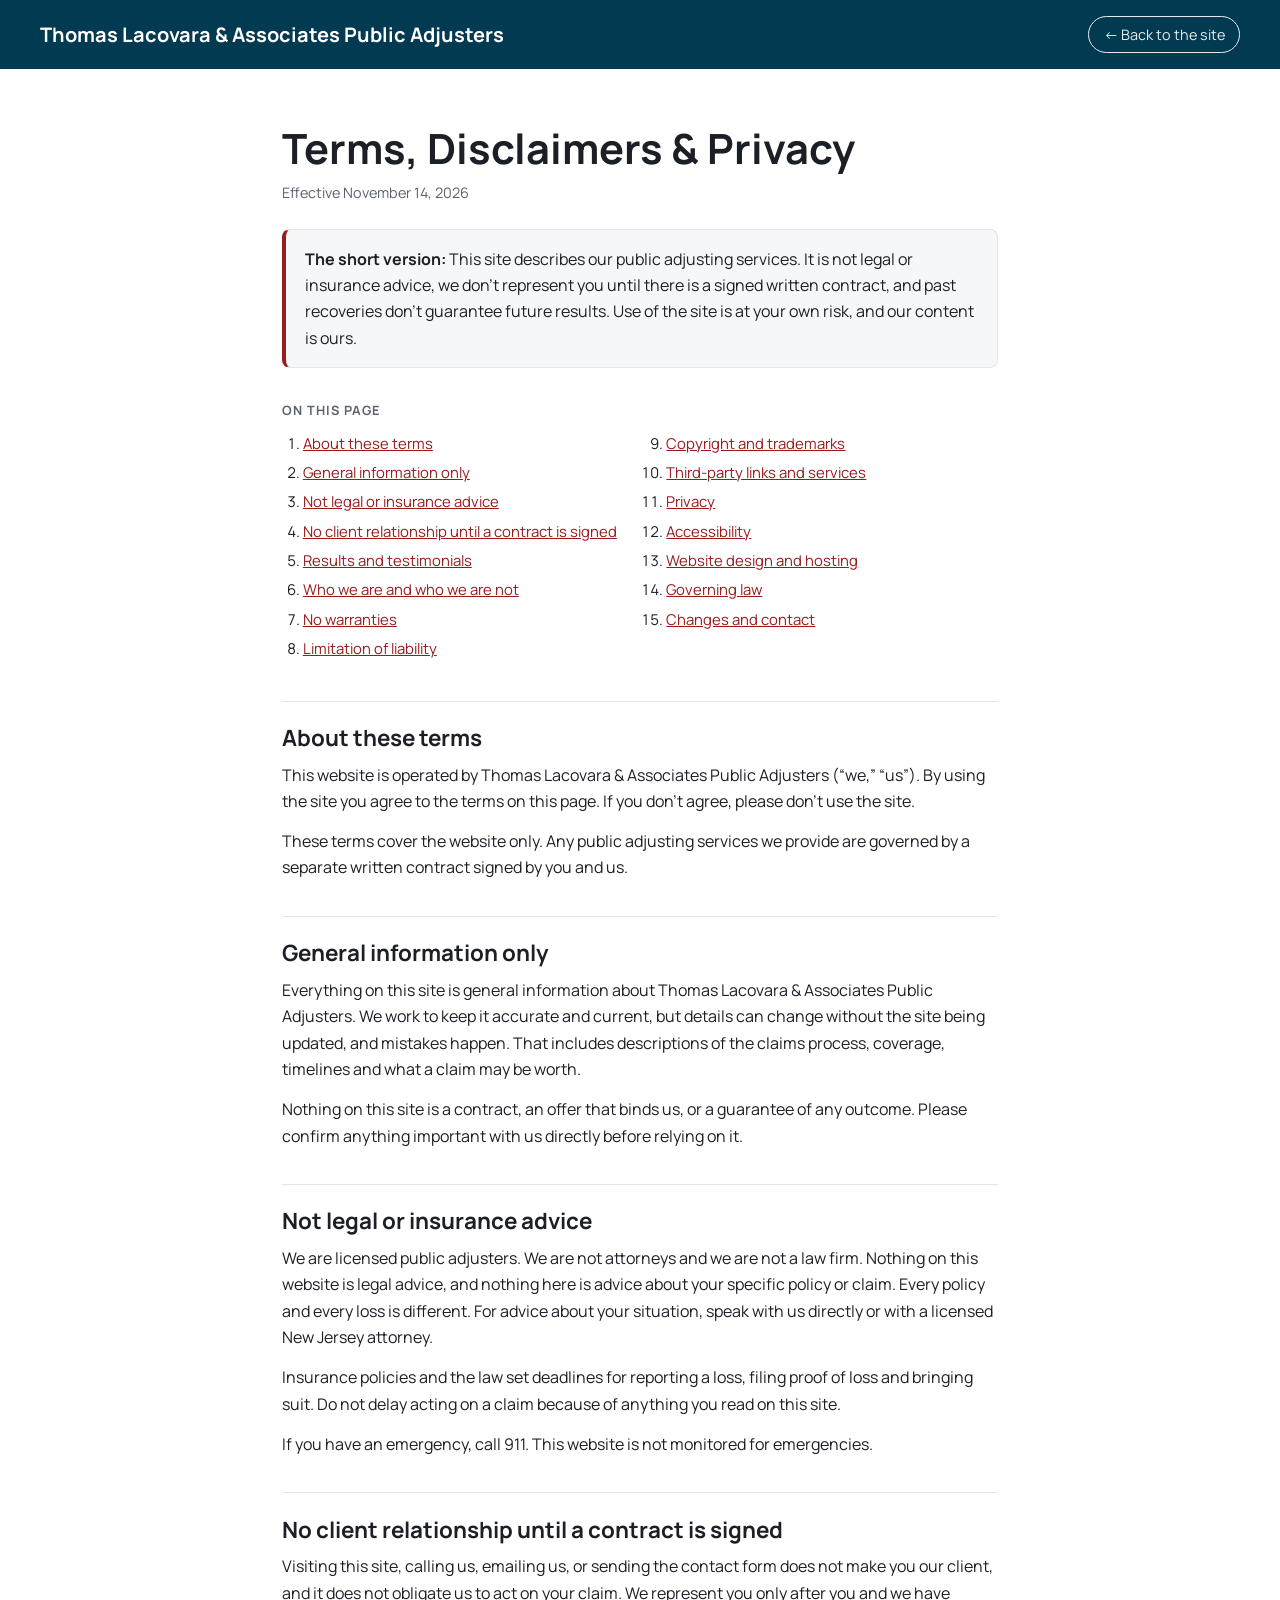
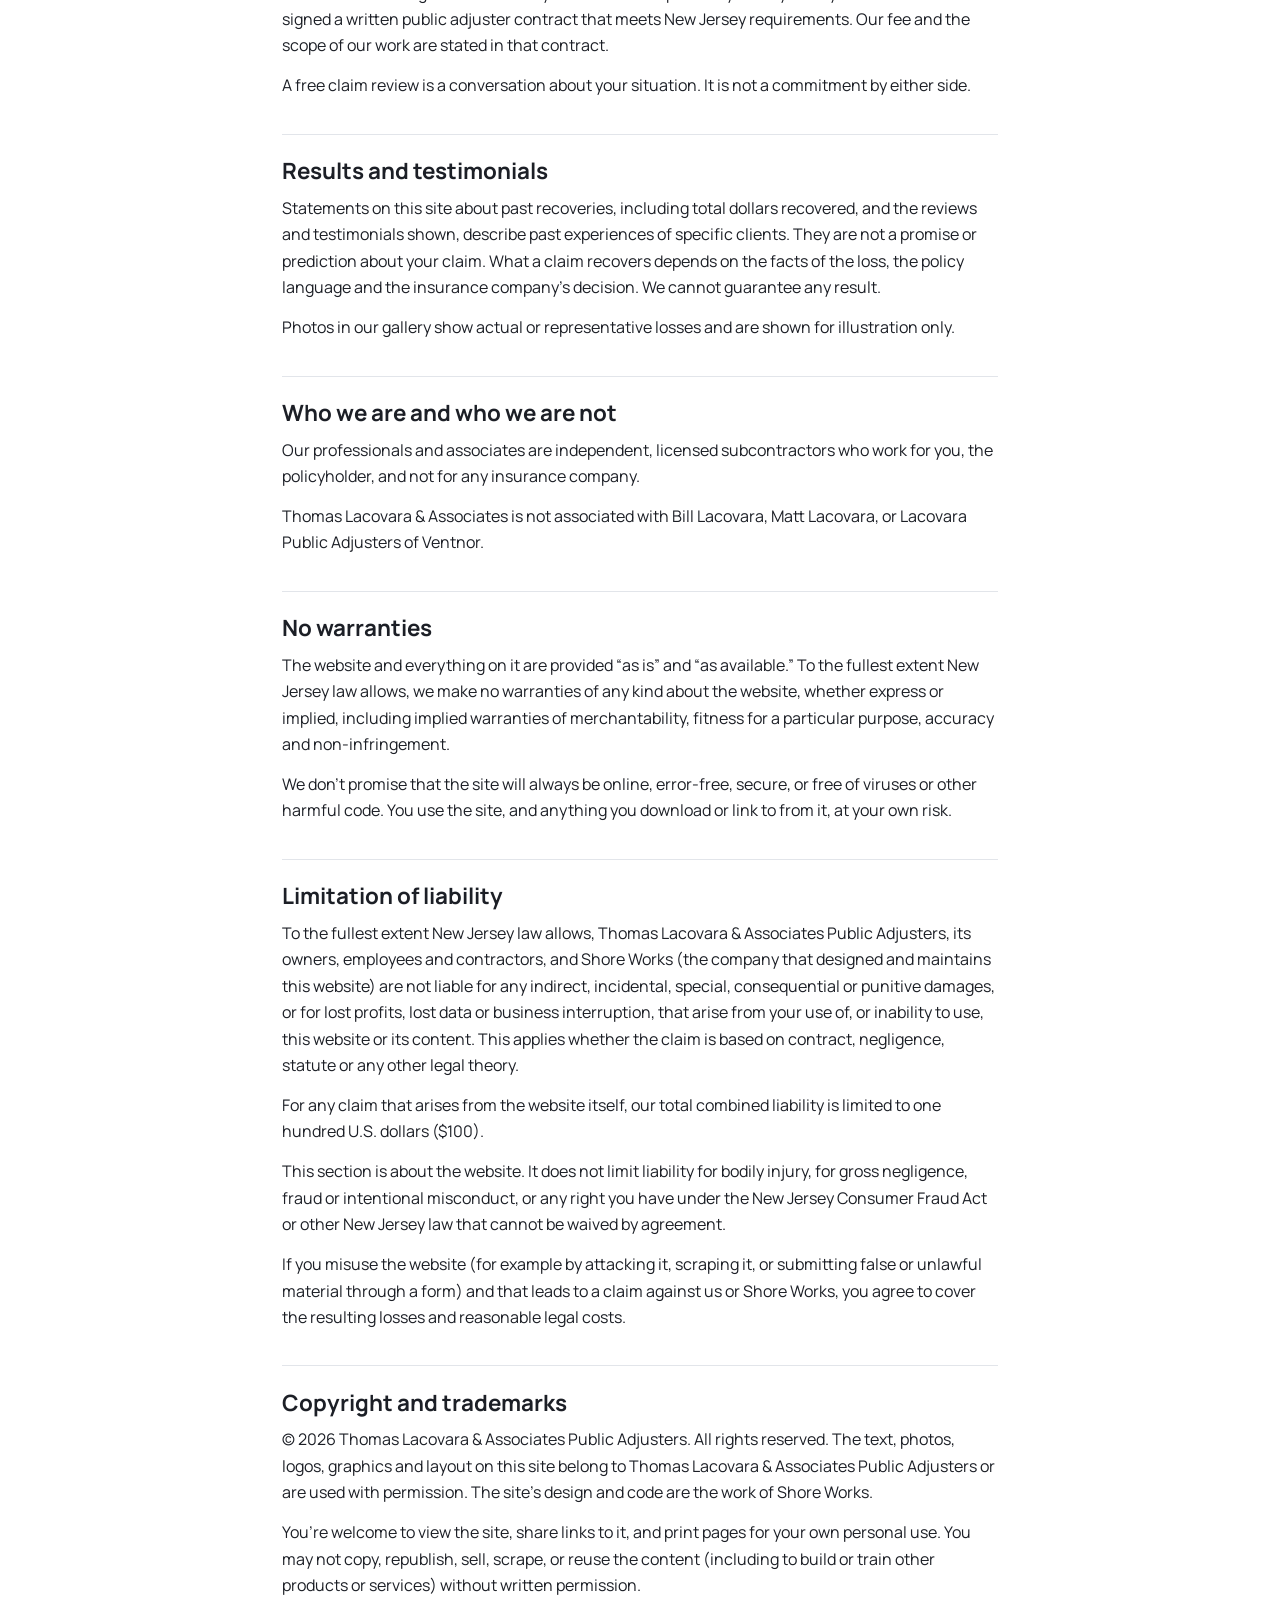
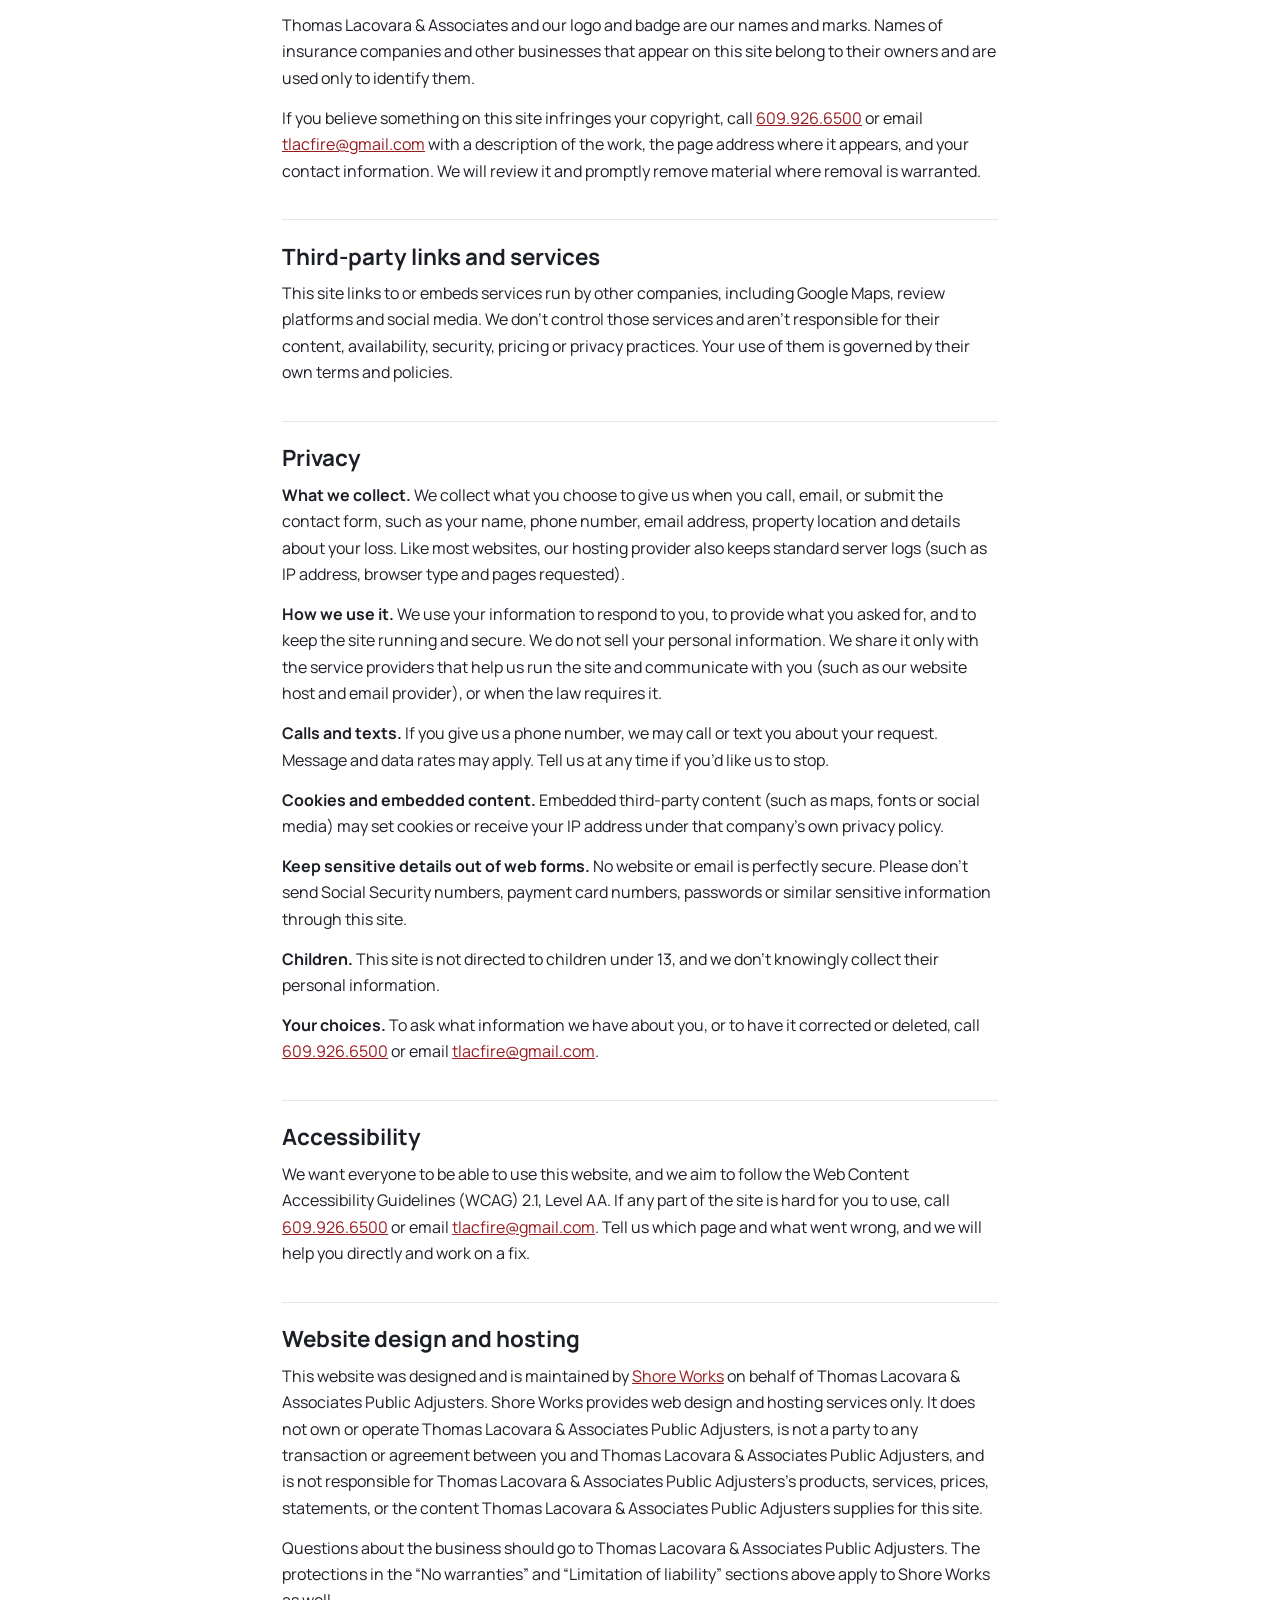
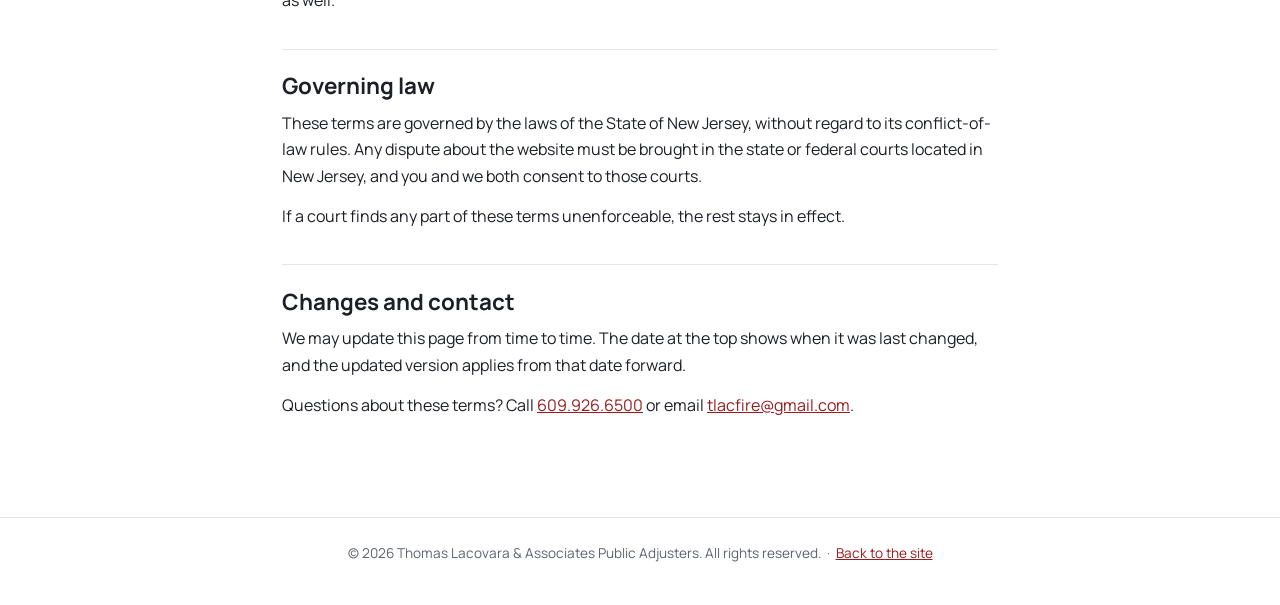
<file: legal.html>
<!DOCTYPE html>
<html lang="en">
<head>
<meta charset="UTF-8">
<meta name="viewport" content="width=device-width, initial-scale=1.0">
<title>Terms, Disclaimers &amp; Privacy | Thomas Lacovara &amp; Associates Public Adjusters</title>
<meta name="description" content="Terms of use, disclaimers, copyright notice and privacy information for the Thomas Lacovara &amp; Associates Public Adjusters website.">
<link rel="icon" href="images/favicon-64.png" type="image/png"><link rel="preconnect" href="https://fonts.googleapis.com"><link rel="preconnect" href="https://fonts.gstatic.com" crossorigin><link rel="stylesheet" href="https://fonts.googleapis.com/css2?family=Manrope:wght@400;500;600;700;800&display=swap">
<style>
  *, *::before, *::after { box-sizing: border-box; margin: 0; padding: 0; }
  :root { --bg: #ffffff; --text: #1c1f26; --dim: #5b6270; --accent: #981B1E; --bar: #023A51; --bar-text: #ffffff; --line: #e2e5ea; --card: #f6f7f9; }
  html { scroll-behavior: smooth; }
  body { font-family: 'Manrope', -apple-system, 'Segoe UI', sans-serif; background: var(--bg); color: var(--text); line-height: 1.65; font-size: 1rem; -webkit-font-smoothing: antialiased; }
  a { color: var(--accent); }
  a:focus-visible { outline: 2px solid var(--accent); outline-offset: 2px; }
  .bar { background: var(--bar); color: var(--bar-text); padding: 1rem clamp(1rem, 4vw, 2.5rem); display: flex; align-items: center; justify-content: space-between; gap: 1rem; flex-wrap: wrap; }
  .bar a { color: var(--bar-text); text-decoration: none; }
  .bar .brand { font-family: 'Manrope', -apple-system, 'Segoe UI', sans-serif; font-weight: 700; font-size: 1.25rem; letter-spacing: normal; }
  .bar .back { font-size: 0.9rem; opacity: 0.9; border: 1px solid currentColor; border-radius: 999px; padding: 0.35rem 0.9rem; white-space: nowrap; }
  .bar .back:hover { opacity: 1; }
  main { max-width: 780px; margin: 0 auto; padding: clamp(2rem, 5vw, 3.5rem) clamp(1rem, 4vw, 2rem) 4rem; }
  h1 { font-family: 'Manrope', -apple-system, 'Segoe UI', sans-serif; font-size: clamp(1.9rem, 5vw, 2.6rem); line-height: 1.15; letter-spacing: normal; margin-bottom: 0.5rem; }
  .meta { color: var(--dim); font-size: 0.9rem; margin-bottom: 1.5rem; }
  .summary { background: var(--card); border: 1px solid var(--line); border-left: 4px solid var(--accent); border-radius: 8px; padding: 1rem 1.2rem; margin-bottom: 2rem; }
  nav.toc { margin-bottom: 2.5rem; }
  nav.toc h2 { font-size: 0.8rem; text-transform: uppercase; letter-spacing: 0.08em; color: var(--dim); margin: 0 0 0.6rem; font-family: 'Manrope', -apple-system, 'Segoe UI', sans-serif; font-weight: 700; }
  nav.toc ol { columns: 2; column-gap: 2rem; padding-left: 1.3rem; font-size: 0.93rem; }
  nav.toc li { margin-bottom: 0.3rem; break-inside: avoid; }
  section { margin-bottom: 2.2rem; scroll-margin-top: 1rem; }
  section h2 { font-family: 'Manrope', -apple-system, 'Segoe UI', sans-serif; font-size: 1.4rem; line-height: 1.25; letter-spacing: normal; margin-bottom: 0.6rem; padding-top: 0.4rem; border-top: 1px solid var(--line); padding-top: 1.4rem; }
  section p, section ul { margin-bottom: 0.85rem; }
  section ul { padding-left: 1.3rem; }
  section li { margin-bottom: 0.4rem; }
  .foot { border-top: 1px solid var(--line); padding: 1.5rem 1rem 2.5rem; text-align: center; font-size: 0.85rem; color: var(--dim); }
  @media (max-width: 560px) { nav.toc ol { columns: 1; } }
  @media print { .bar .back, nav.toc { display: none; } body { background: #fff; color: #000; } }
</style>
</head>
<body>
<header class="bar">
  <a class="brand" href="/">Thomas Lacovara &amp; Associates Public Adjusters</a>
  <a class="back" href="/">&larr; Back to the site</a>
</header>
<main>
  <h1>Terms, Disclaimers &amp; Privacy</h1>
  <p class="meta">Effective November 14, 2026</p>
  <div class="summary"><p><strong>The short version:</strong> This site describes our public adjusting services. It is not legal or insurance advice, we don&rsquo;t represent you until there is a signed written contract, and past recoveries don&rsquo;t guarantee future results. Use of the site is at your own risk, and our content is ours.</p></div>
  <nav class="toc" aria-label="On this page">
    <h2>On this page</h2>
    <ol>
      <li><a href="#agreement">About these terms</a></li>
      <li><a href="#info">General information only</a></li>
      <li><a href="#advice">Not legal or insurance advice</a></li>
      <li><a href="#relationship">No client relationship until a contract is signed</a></li>
      <li><a href="#results">Results and testimonials</a></li>
      <li><a href="#independent">Who we are and who we are not</a></li>
      <li><a href="#warranty">No warranties</a></li>
      <li><a href="#liability">Limitation of liability</a></li>
      <li><a href="#copyright">Copyright and trademarks</a></li>
      <li><a href="#links">Third-party links and services</a></li>
      <li><a href="#privacy">Privacy</a></li>
      <li><a href="#accessibility">Accessibility</a></li>
      <li><a href="#developer">Website design and hosting</a></li>
      <li><a href="#law">Governing law</a></li>
      <li><a href="#changes">Changes and contact</a></li>
    </ol>
  </nav>
  <section id="agreement">
    <h2>About these terms</h2>
<p>This website is operated by Thomas Lacovara &amp; Associates Public Adjusters (&ldquo;we,&rdquo; &ldquo;us&rdquo;). By using the site you agree to the terms on this page. If you don&rsquo;t agree, please don&rsquo;t use the site.</p>
<p>These terms cover the website only. Any public adjusting services we provide are governed by a separate written contract signed by you and us.</p>
  </section>
  <section id="info">
    <h2>General information only</h2>
<p>Everything on this site is general information about Thomas Lacovara &amp; Associates Public Adjusters. We work to keep it accurate and current, but details can change without the site being updated, and mistakes happen. That includes descriptions of the claims process, coverage, timelines and what a claim may be worth.</p>
<p>Nothing on this site is a contract, an offer that binds us, or a guarantee of any outcome. Please confirm anything important with us directly before relying on it.</p>
  </section>
  <section id="advice">
    <h2>Not legal or insurance advice</h2>
<p>We are licensed public adjusters. We are not attorneys and we are not a law firm. Nothing on this website is legal advice, and nothing here is advice about your specific policy or claim. Every policy and every loss is different. For advice about your situation, speak with us directly or with a licensed New Jersey attorney.</p>
<p>Insurance policies and the law set deadlines for reporting a loss, filing proof of loss and bringing suit. Do not delay acting on a claim because of anything you read on this site.</p>
<p>If you have an emergency, call 911. This website is not monitored for emergencies.</p>
  </section>
  <section id="relationship">
    <h2>No client relationship until a contract is signed</h2>
<p>Visiting this site, calling us, emailing us, or sending the contact form does not make you our client, and it does not obligate us to act on your claim. We represent you only after you and we have signed a written public adjuster contract that meets New Jersey requirements. Our fee and the scope of our work are stated in that contract.</p>
<p>A free claim review is a conversation about your situation. It is not a commitment by either side.</p>
  </section>
  <section id="results">
    <h2>Results and testimonials</h2>
<p>Statements on this site about past recoveries, including total dollars recovered, and the reviews and testimonials shown, describe past experiences of specific clients. They are not a promise or prediction about your claim. What a claim recovers depends on the facts of the loss, the policy language and the insurance company&rsquo;s decision. We cannot guarantee any result.</p>
<p>Photos in our gallery show actual or representative losses and are shown for illustration only.</p>
  </section>
  <section id="independent">
    <h2>Who we are and who we are not</h2>
<p>Our professionals and associates are independent, licensed subcontractors who work for you, the policyholder, and not for any insurance company.</p>
<p>Thomas Lacovara &amp; Associates is not associated with Bill Lacovara, Matt Lacovara, or Lacovara Public Adjusters of Ventnor.</p>
  </section>
  <section id="warranty">
    <h2>No warranties</h2>
<p>The website and everything on it are provided &ldquo;as is&rdquo; and &ldquo;as available.&rdquo; To the fullest extent New Jersey law allows, we make no warranties of any kind about the website, whether express or implied, including implied warranties of merchantability, fitness for a particular purpose, accuracy and non-infringement.</p>
<p>We don&rsquo;t promise that the site will always be online, error-free, secure, or free of viruses or other harmful code. You use the site, and anything you download or link to from it, at your own risk.</p>
  </section>
  <section id="liability">
    <h2>Limitation of liability</h2>
<p>To the fullest extent New Jersey law allows, Thomas Lacovara &amp; Associates Public Adjusters, its owners, employees and contractors, and Shore Works (the company that designed and maintains this website) are not liable for any indirect, incidental, special, consequential or punitive damages, or for lost profits, lost data or business interruption, that arise from your use of, or inability to use, this website or its content. This applies whether the claim is based on contract, negligence, statute or any other legal theory.</p>
<p>For any claim that arises from the website itself, our total combined liability is limited to one hundred U.S. dollars ($100).</p>
<p>This section is about the website. It does not limit liability for bodily injury, for gross negligence, fraud or intentional misconduct, or any right you have under the New Jersey Consumer Fraud Act or other New Jersey law that cannot be waived by agreement.</p>
<p>If you misuse the website (for example by attacking it, scraping it, or submitting false or unlawful material through a form) and that leads to a claim against us or Shore Works, you agree to cover the resulting losses and reasonable legal costs.</p>
  </section>
  <section id="copyright">
    <h2>Copyright and trademarks</h2>
<p>&copy; 2026 Thomas Lacovara &amp; Associates Public Adjusters. All rights reserved. The text, photos, logos, graphics and layout on this site belong to Thomas Lacovara &amp; Associates Public Adjusters or are used with permission. The site&rsquo;s design and code are the work of Shore Works.</p>
<p>You&rsquo;re welcome to view the site, share links to it, and print pages for your own personal use. You may not copy, republish, sell, scrape, or reuse the content (including to build or train other products or services) without written permission.</p>
<p>Thomas Lacovara &amp; Associates and our logo and badge are our names and marks. Names of insurance companies and other businesses that appear on this site belong to their owners and are used only to identify them.</p>
<p>If you believe something on this site infringes your copyright, call <a href="tel:+16099266500">609.926.6500</a> or email <a href="mailto:tlacfire@gmail.com">tlacfire@gmail.com</a> with a description of the work, the page address where it appears, and your contact information. We will review it and promptly remove material where removal is warranted.</p>
  </section>
  <section id="links">
    <h2>Third-party links and services</h2>
<p>This site links to or embeds services run by other companies, including Google Maps, review platforms and social media. We don&rsquo;t control those services and aren&rsquo;t responsible for their content, availability, security, pricing or privacy practices. Your use of them is governed by their own terms and policies.</p>
  </section>
  <section id="privacy">
    <h2>Privacy</h2>
<p><strong>What we collect.</strong> We collect what you choose to give us when you call, email, or submit the contact form, such as your name, phone number, email address, property location and details about your loss. Like most websites, our hosting provider also keeps standard server logs (such as IP address, browser type and pages requested).</p>
<p><strong>How we use it.</strong> We use your information to respond to you, to provide what you asked for, and to keep the site running and secure. We do not sell your personal information. We share it only with the service providers that help us run the site and communicate with you (such as our website host and email provider), or when the law requires it.</p>
<p><strong>Calls and texts.</strong> If you give us a phone number, we may call or text you about your request. Message and data rates may apply. Tell us at any time if you&rsquo;d like us to stop.</p>
<p><strong>Cookies and embedded content.</strong> Embedded third-party content (such as maps, fonts or social media) may set cookies or receive your IP address under that company&rsquo;s own privacy policy.</p>
<p><strong>Keep sensitive details out of web forms.</strong> No website or email is perfectly secure. Please don&rsquo;t send Social Security numbers, payment card numbers, passwords or similar sensitive information through this site.</p>
<p><strong>Children.</strong> This site is not directed to children under 13, and we don&rsquo;t knowingly collect their personal information.</p>
<p><strong>Your choices.</strong> To ask what information we have about you, or to have it corrected or deleted, call <a href="tel:+16099266500">609.926.6500</a> or email <a href="mailto:tlacfire@gmail.com">tlacfire@gmail.com</a>.</p>
  </section>
  <section id="accessibility">
    <h2>Accessibility</h2>
<p>We want everyone to be able to use this website, and we aim to follow the Web Content Accessibility Guidelines (WCAG) 2.1, Level AA. If any part of the site is hard for you to use, call <a href="tel:+16099266500">609.926.6500</a> or email <a href="mailto:tlacfire@gmail.com">tlacfire@gmail.com</a>. Tell us which page and what went wrong, and we will help you directly and work on a fix.</p>
  </section>
  <section id="developer">
    <h2>Website design and hosting</h2>
<p>This website was designed and is maintained by <a href="https://shoreworksnj.com" target="_blank" rel="noopener">Shore Works</a> on behalf of Thomas Lacovara &amp; Associates Public Adjusters. Shore Works provides web design and hosting services only. It does not own or operate Thomas Lacovara &amp; Associates Public Adjusters, is not a party to any transaction or agreement between you and Thomas Lacovara &amp; Associates Public Adjusters, and is not responsible for Thomas Lacovara &amp; Associates Public Adjusters&rsquo;s products, services, prices, statements, or the content Thomas Lacovara &amp; Associates Public Adjusters supplies for this site.</p>
<p>Questions about the business should go to Thomas Lacovara &amp; Associates Public Adjusters. The protections in the &ldquo;No warranties&rdquo; and &ldquo;Limitation of liability&rdquo; sections above apply to Shore Works as well.</p>
  </section>
  <section id="law">
    <h2>Governing law</h2>
<p>These terms are governed by the laws of the State of New Jersey, without regard to its conflict-of-law rules. Any dispute about the website must be brought in the state or federal courts located in New Jersey, and you and we both consent to those courts.</p>
<p>If a court finds any part of these terms unenforceable, the rest stays in effect.</p>
  </section>
  <section id="changes">
    <h2>Changes and contact</h2>
<p>We may update this page from time to time. The date at the top shows when it was last changed, and the updated version applies from that date forward.</p>
<p>Questions about these terms? Call <a href="tel:+16099266500">609.926.6500</a> or email <a href="mailto:tlacfire@gmail.com">tlacfire@gmail.com</a>.</p>
  </section>
</main>
<footer class="foot">
  <p>&copy; 2026 Thomas Lacovara &amp; Associates Public Adjusters. All rights reserved. &nbsp;&middot;&nbsp; <a href="/">Back to the site</a></p>
</footer>
</body>
</html>
</file>
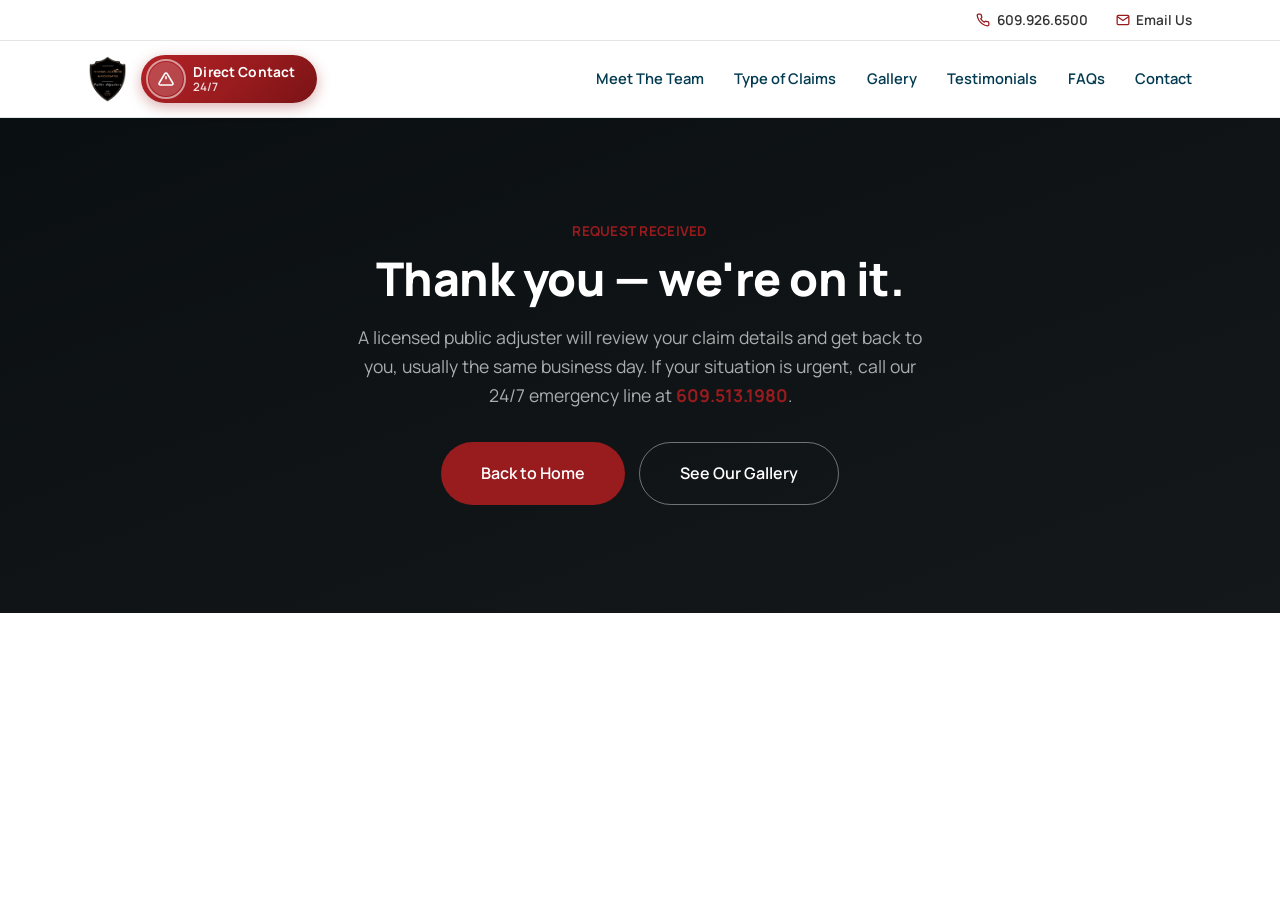
<file: thanks.html>
<!DOCTYPE html>
<html lang="en">
<head>
<meta charset="UTF-8">
<meta name="viewport" content="width=device-width, initial-scale=1.0">
<title>Thank You | Thomas Lacovara &amp; Associates Public Adjusters</title>
<meta name="description" content="Your claim review request has been received. A licensed public adjuster will contact you shortly.">
<meta name="robots" content="noindex, follow">
<link rel="preconnect" href="https://fonts.googleapis.com">
<link rel="preconnect" href="https://fonts.gstatic.com" crossorigin>
<link rel="stylesheet" href="https://fonts.googleapis.com/css2?family=Manrope:wght@400;500;600;700;800&display=swap">
<link rel="stylesheet" href="css/styles.css">
<link rel="icon" href="images/favicon-64.png" type="image/png">
<link rel="icon" sizes="120x120" href="images/favicon-120.png" type="image/png">
</head>
<body>

<div class="top-bar">
  <div class="wrap">
    <a href="tel:+16099266500"><svg width="14" height="14" viewBox="0 0 24 24" fill="none" stroke="currentColor" stroke-width="2.2"><path d="M22 16.92v3a2 2 0 0 1-2.18 2 19.79 19.79 0 0 1-8.63-3.07 19.5 19.5 0 0 1-6-6 19.79 19.79 0 0 1-3.07-8.67A2 2 0 0 1 4.11 2h3a2 2 0 0 1 2 1.72c.127.96.361 1.903.7 2.81a2 2 0 0 1-.45 2.11L8.09 9.91a16 16 0 0 0 6 6l1.27-1.27a2 2 0 0 1 2.11-.45c.907.339 1.85.573 2.81.7A2 2 0 0 1 22 16.92z"/></svg>609.926.6500</a>
    <a href="mailto:tlacfire@gmail.com"><svg width="14" height="14" viewBox="0 0 24 24" fill="none" stroke="currentColor" stroke-width="2.2"><path d="M4 4h16c1.1 0 2 .9 2 2v12c0 1.1-.9 2-2 2H4c-1.1 0-2-.9-2-2V6c0-1.1.9-2 2-2z"/><polyline points="22,6 12,13 2,6"/></svg>Email Us</a>
  </div>
</div>

<header class="site-header">
  <div class="wrap header-inner">
    <div class="header-left">
      <a href="index.html" class="header-badge" aria-label="Thomas Lacovara &amp; Associates — Return to home">
        <img src="images/team/badge.png" alt="Thomas Lacovara &amp; Associates Public Adjusters badge">
        <span class="header-badge-label">Thomas Lacovara<br>Public Adjusters</span>
      </a>
      <a class="emergency-badge" href="tel:+16095131980" aria-label="Call our 24/7 direct line at 609.513.1980">
        <span class="icon"><svg width="16" height="16" viewBox="0 0 24 24" fill="none" stroke="currentColor" stroke-width="2.4"><path d="M10.29 3.86 1.82 18a2 2 0 0 0 1.71 3h16.94a2 2 0 0 0 1.71-3L13.71 3.86a2 2 0 0 0-3.42 0z"/><line x1="12" y1="8" x2="12" y2="12.5"/><line x1="12" y1="15.5" x2="12.01" y2="15.5"/></svg></span>
        <span class="txt"><strong>Direct Contact</strong><span class="sub">24/7</span></span>
      </a>
    </div>

    <nav class="main-nav" id="main-nav" aria-label="Main navigation">
      <a href="index.html">Meet The Team</a>
      <a href="index.html#claims">Type of Claims</a>
      <a href="gallery.html">Gallery</a>
      <a href="index.html#testimonials">Testimonials</a>
      <a href="index.html#faq">FAQs</a>
      <a href="contact.html">Contact</a>
      <a class="btn btn-maroon nav-btn-mobile" href="tel:+16095131980">Emergency Contact</a>
      <a class="btn btn-gray nav-btn-mobile" href="tel:+16099266500">Call the Office</a>
    </nav>

    <button class="nav-toggle" aria-expanded="false" aria-controls="main-nav" aria-label="Toggle menu">
      <span></span><span></span><span></span>
    </button>
  </div>
</header>

<main>
  <div class="page-hero" style="min-height: 55vh; display: flex; align-items: center;">
    <div class="wrap" style="text-align:center; width:100%;">
      <p class="eyebrow" style="text-align:center;">Request received</p>
      <h1 style="margin:0 auto;">Thank you &mdash; we're on it.</h1>
      <p class="lead" style="margin:1.1rem auto 0; max-width:52ch;">A licensed public adjuster will review your claim details and get back to you, usually the same business day. If your situation is urgent, call our 24/7 emergency line at <a href="tel:+16095131980" style="color:var(--maroon); font-weight:700;">609.513.1980</a>.</p>
      <div style="display:flex; gap:0.9rem; justify-content:center; flex-wrap:wrap; margin-top:2rem;">
        <a class="btn btn-maroon" href="index.html">Back to Home</a>
        <a class="btn btn-outline" href="gallery.html">See Our Gallery</a>
      </div>
    </div>
  </div>
</main>

<script src="js/main.js"></script>
</body>
</html>
</file>
<file: css/styles.css>
/* ============================================================
   Thomas Lacovara & Associates — Public Adjusters
   Matches the live thomaslacovarapublicadjuster.com brand:
   white/light-gray page, maroon accent, navy headings, Manrope.
   ============================================================ */

*, *::before, *::after { box-sizing: border-box; margin: 0; padding: 0; }

:root {
  --maroon:      #981B1E;
  --maroon-dark: #7A1518;
  --navy:        #023A51;
  --navy-deep:   #012537;
  --navy-black:  #0A0F12;
  --bg:          #E2E2E2;
  --white:       #ffffff;
  --ink:         #333333;
  --gray:        #666666;
  --gray-light:  #8a8a8a;
  --line:        #e2e6e9;
  --gold:        #f2b41b;
  --shadow:      0 1px 2px rgba(1, 37, 55, 0.05), 0 10px 30px rgba(1, 37, 55, 0.08);
  --shadow-lift: 0 2px 4px rgba(1, 37, 55, 0.07), 0 18px 40px rgba(1, 37, 55, 0.14);

  --maxw: 1200px;
  --pad: clamp(1.5rem, 6vw, 3rem);
  --radius: 8px;
  --pill: 32px;
  --dur: 0.25s;
  --ease: cubic-bezier(.4,0,.2,1);
}

@media (prefers-reduced-motion: reduce) {
  *, *::before, *::after { animation-duration: 0.001ms !important; transition-duration: 0.001ms !important; }
  .ticker-track { animation: none !important; }
}

html { scroll-behavior: smooth; }

body {
  font-family: 'Manrope', -apple-system, BlinkMacSystemFont, 'Segoe UI', sans-serif;
  background: var(--white);
  color: var(--gray);
  line-height: 1.65;
  overflow-x: hidden;
  -webkit-font-smoothing: antialiased;
  font-size: 16px;
}

img { max-width: 100%; display: block; }
a { color: inherit; text-decoration: none; }
ul { list-style: none; }
button { font: inherit; background: none; border: none; cursor: pointer; color: inherit; }
input, textarea, select { font: inherit; }

.wrap { max-width: var(--maxw); margin: 0 auto; padding-left: var(--pad); padding-right: var(--pad); }

section { padding: clamp(3rem, 7vw, 5.5rem) 0; }
.section-gray { background: var(--bg); }

h1, h2, h3, h4 { font-weight: 800; letter-spacing: -0.01em; color: var(--navy); line-height: 1.15; }
h1 { font-size: clamp(2.1rem, 5vw, 3.4rem); font-weight: 800; }
h2 { font-size: clamp(1.6rem, 3.2vw, 2.25rem); }
h3 { font-size: 1.05rem; }

.dot { color: var(--maroon); }

.eyebrow {
  display: inline-block;
  font-size: 0.85rem;
  font-weight: 700;
  letter-spacing: 0.02em;
  text-transform: uppercase;
  color: var(--maroon);
  margin-bottom: 0.6rem;
}

.lead { font-size: clamp(1rem, 1.4vw, 1.1rem); max-width: 60ch; color: var(--gray); }

.section-head { max-width: 720px; margin-bottom: clamp(1.75rem, 4vw, 2.75rem); }
.section-head p { margin-top: 0.85rem; }
.section-head.center { margin-left: auto; margin-right: auto; text-align: center; }

/* ---------- Buttons ---------- */
.btn {
  display: inline-flex;
  align-items: center;
  justify-content: center;
  gap: 0.55rem;
  padding: 17px 40px;
  border-radius: var(--pill);
  font-weight: 600;
  font-size: 1rem;
  transition: transform var(--dur) var(--ease), box-shadow var(--dur) var(--ease), background var(--dur) var(--ease);
  white-space: nowrap;
}
.btn-sm { padding: 12px 28px; font-size: 0.92rem; }
.btn-maroon { background: var(--maroon); color: var(--white); }
.btn-maroon:hover { background: var(--maroon-dark); transform: translateY(-2px); box-shadow: var(--shadow-lift); }
.btn-navy { background: var(--navy); color: var(--white); }
.btn-navy:hover { background: var(--navy-deep); transform: translateY(-2px); box-shadow: var(--shadow-lift); }
.btn-outline { border: 1.5px solid rgba(255,255,255,0.4); color: var(--white); }
.btn-outline:hover { border-color: var(--white); transform: translateY(-2px); }
.btn-ghost-navy { border: 1.5px solid var(--navy); color: var(--navy); }
.btn-gray { background: var(--gray); color: var(--white); }
.btn-gray:hover { background: #4d4d4d; transform: translateY(-2px); box-shadow: var(--shadow-lift); }
.btn-ghost-navy:hover { background: var(--navy); color: var(--white); }

/* ============================================================
   Header
   ============================================================ */
.top-bar {
  background: var(--white);
  border-bottom: 1px solid var(--line);
  font-size: 0.85rem;
}
.top-bar .wrap { display: flex; justify-content: flex-end; align-items: center; gap: 1.75rem; padding-top: 0.55rem; padding-bottom: 0.55rem; }
.top-bar a { display: inline-flex; align-items: center; gap: 0.4rem; color: var(--ink); font-weight: 600; }
.top-bar a:hover { color: var(--maroon); }
.top-bar svg { color: var(--maroon); }
@media (max-width: 700px) { .top-bar { display: none; } }

.site-header {
  position: sticky; top: 0; z-index: 100;
  background: var(--white);
  border-bottom: 1px solid var(--line);
}
.header-inner {
  display: flex;
  align-items: center;
  justify-content: space-between;
  gap: 1.25rem;
  padding-top: 0.85rem;
  padding-bottom: 0.85rem;
}

.emergency-badge {
  display: flex;
  align-items: center;
  gap: 0.65rem;
  background: linear-gradient(135deg, #b32226 0%, var(--maroon) 55%, #7a1315 100%);
  border-radius: 999px;
  padding: 0.45rem 1.35rem 0.45rem 0.5rem;
  flex: none;
  box-shadow: 0 4px 14px rgba(152, 27, 30, 0.35);
  transition: transform 0.2s var(--ease), box-shadow 0.2s var(--ease);
}
.emergency-badge:hover {
  transform: translateY(-2px);
  box-shadow: 0 8px 22px rgba(152, 27, 30, 0.5);
}
.emergency-badge .icon {
  width: 34px; height: 34px; flex: none;
  border-radius: 50%;
  background: rgba(255, 255, 255, 0.18);
  color: var(--white);
  display: grid; place-items: center;
  position: relative;
}
.emergency-badge .icon::after {
  content: "";
  position: absolute;
  inset: -3px;
  border-radius: 50%;
  border: 2px solid rgba(255, 255, 255, 0.55);
  animation: emergency-pulse 2s var(--ease) infinite;
}
@keyframes emergency-pulse {
  0%   { transform: scale(0.82); opacity: 0.9; }
  70%  { transform: scale(1.28); opacity: 0; }
  100% { transform: scale(1.28); opacity: 0; }
}
.emergency-badge .txt { line-height: 1.25; }
.emergency-badge .txt strong { display: block; color: var(--white); font-size: 0.86rem; letter-spacing: 0.01em; }
.emergency-badge .txt .sub {
  display: block;
  color: rgba(255, 255, 255, 0.85);
  font-size: 0.72rem;
  font-weight: 600;
}

.main-nav { display: flex; align-items: center; gap: 1.9rem; }
.main-nav a:not(.btn) {
  color: var(--navy);
  font-size: 0.92rem;
  font-weight: 600;
  transition: color var(--dur) var(--ease);
  padding: 0.3rem 0;
  border-bottom: 2px solid transparent;
}
.main-nav a:not(.btn):hover,
.main-nav a:not(.btn)[aria-current="page"] { color: var(--maroon); border-bottom-color: var(--maroon); }
.main-nav .btn { padding: 12px 28px; font-size: 0.9rem; }

.header-left { display: flex; align-items: center; gap: 0.9rem; flex: none; }
.header-badge { display: flex; align-items: center; gap: 0.7rem; flex: none; transition: opacity var(--dur) var(--ease); }
.header-badge:hover { opacity: 0.8; }
.header-badge img { height: 46px; width: auto; display: block; }
.header-badge-label { display: none; font-weight: 800; color: var(--navy); font-size: 0.9rem; line-height: 1.15; }

.nav-btn-mobile { display: none; }

.nav-toggle {
  display: none;
  width: 44px; height: 44px;
  border-radius: 8px;
  color: var(--navy);
  flex-direction: column;
  align-items: center;
  justify-content: center;
  gap: 5px;
  flex: none;
}
.nav-toggle span { display: block; width: 22px; height: 2px; background: currentColor; border-radius: 2px; transition: transform var(--dur) var(--ease), opacity var(--dur) var(--ease); }
.nav-toggle[aria-expanded="true"] span:nth-child(1) { transform: translateY(7px) rotate(45deg); }
.nav-toggle[aria-expanded="true"] span:nth-child(2) { opacity: 0; }
.nav-toggle[aria-expanded="true"] span:nth-child(3) { transform: translateY(-7px) rotate(-45deg); }

@media (max-width: 980px) {
  .nav-toggle { display: flex; }
  .main-nav {
    position: absolute; top: 100%; left: 0; right: 0;
    flex-direction: column; align-items: stretch; gap: 0;
    background: var(--white);
    border-bottom: 1px solid var(--line);
    padding: 0.5rem 0 1.2rem;
    display: none;
    box-shadow: var(--shadow-lift);
  }
  .main-nav.open { display: flex; }
  .main-nav a:not(.btn) { padding: 0.9rem var(--pad); border-bottom: 1px solid var(--line); }
  .main-nav .btn { margin: 1rem var(--pad) 0; justify-content: center; }
  .nav-btn-desktop { display: none; }
  .nav-btn-mobile { display: inline-flex; }
  .header-badge-label { display: block; }
  .emergency-badge { display: none; }
}

/* ============================================================
   Hero
   ============================================================ */
.hero {
  position: relative;
  min-height: 640px;
  display: flex;
  align-items: flex-end;
  background-size: cover;
  background-position: center;
  color: rgba(255,255,255,0.9);
  overflow: hidden;
}
.hero::before {
  content: "";
  position: absolute;
  inset: 0;
  background: linear-gradient(0deg, rgba(4,15,22,0.88) 0%, rgba(4,15,22,0.55) 45%, rgba(4,15,22,0.35) 100%);
  pointer-events: none;
}
.hero-inner { position: relative; z-index: 1; padding-top: clamp(3rem, 8vw, 5rem); padding-bottom: clamp(3rem, 6vw, 4rem); width: 100%; }
.hero .eyebrow-white { color: var(--white); font-size: clamp(2.4rem, 6vw, 4rem); font-weight: 700; margin-bottom: 1rem; text-shadow: 0 2px 4px rgba(0,0,0,0.35), 0 12px 32px rgba(0,0,0,0.5); }
.hero h1 { color: var(--white); max-width: 16ch; font-size: clamp(2.4rem, 6vw, 4rem); text-shadow: 0 2px 4px rgba(0,0,0,0.35), 0 12px 32px rgba(0,0,0,0.5); }
.hero .lead { color: rgba(255,255,255,0.88); margin: 1.25rem 0 2rem; max-width: 56ch; }
.hero-disclaimer { margin-top: 1.5rem; font-style: italic; font-size: 1rem; font-weight: 700; color: rgba(255,255,255,0.85); max-width: 44ch; text-shadow: 0 2px 4px rgba(0,0,0,0.35); }

/* Page (interior) hero — black, shorter */
.page-hero {
  background: linear-gradient(160deg, var(--navy-black) 0%, #14181b 100%);
  color: rgba(255,255,255,0.8);
  padding: clamp(3.5rem, 8vw, 5.5rem) 0 clamp(4rem, 9vw, 6rem);
}
.page-hero h1 { color: var(--white); font-size: clamp(2rem, 4.5vw, 2.9rem); max-width: 20ch; }
.page-hero .lead { color: rgba(255,255,255,0.65); margin-top: 1.1rem; max-width: 58ch; }
.page-hero .eyebrow { color: var(--maroon); }

/* ============================================================
   Team
   ============================================================ */
.team-grid { display: grid; grid-template-columns: repeat(2, 1fr); gap: 2.5rem 2rem; }
@media (max-width: 720px) { .team-grid { grid-template-columns: 1fr; } }
.team-card { }
.team-photo {
  width: 100%; aspect-ratio: 4/3.9;
  border-radius: var(--radius);
  overflow: hidden;
  margin-bottom: 1.1rem;
  background: var(--navy-black);
}
.team-photo img, .team-photo svg { width: 100%; height: 100%; object-fit: cover; }
.team-card h3 { font-size: 1.05rem; }
.team-role { font-size: 0.78rem; text-transform: uppercase; letter-spacing: 0.06em; color: var(--maroon); font-weight: 700; margin: 0.3rem 0 0.85rem; }
.team-card p { font-size: 0.92rem; margin-bottom: 0.85rem; }
.team-card p:last-child { margin-bottom: 0; }

/* ============================================================
   Reviews ticker
   ============================================================ */
.reviews-band { background: var(--bg); overflow: hidden; }
/* Auto-scrolls via js/main.js; users can also swipe, drag, or scroll it by hand */
.ticker {
  overflow-x: auto;
  overflow-y: hidden;
  position: relative;
  padding: 0.5rem 0 0.75rem;
  scrollbar-width: none;
  -ms-overflow-style: none;
  overscroll-behavior-x: contain;
  -webkit-mask-image: linear-gradient(90deg, transparent, #000 6%, #000 94%, transparent);
          mask-image: linear-gradient(90deg, transparent, #000 6%, #000 94%, transparent);
}
.ticker::-webkit-scrollbar { display: none; }
@media (hover: hover) and (pointer: fine) { .ticker { cursor: grab; } }
.ticker.is-dragging { cursor: grabbing; user-select: none; -webkit-user-select: none; }
.ticker-track { display: flex; gap: 1.25rem; width: max-content; padding: 0.5rem 0; }

.review-card {
  flex: none; width: min(320px, 82vw);
  background: var(--white);
  border-radius: var(--radius);
  padding: 1.3rem 1.4rem;
  box-shadow: var(--shadow);
  display: flex; flex-direction: column; gap: 0.65rem;
}
.review-top { display: flex; align-items: center; gap: 0.7rem; }
.review-avatar {
  width: 38px; height: 38px; flex: none; border-radius: 50%;
  display: grid; place-items: center; color: var(--white); font-size: 0.82rem; font-weight: 700;
}
.review-top strong { display: block; font-size: 0.88rem; color: var(--navy); line-height: 1.25; }
.review-top span:not(.review-avatar) { display: block; font-size: 0.74rem; color: var(--gray-light); }
.review-stars { color: var(--gold); font-size: 0.85rem; letter-spacing: 1px; }
.review-card p { font-size: 0.88rem; color: var(--ink); }

/* Manual controls under the ticker: arrows, scrub bar, speed */
.ticker-controls { max-width: 640px; margin: 0.5rem auto 0; display: flex; flex-direction: column; align-items: center; gap: 0.9rem; }
.tc-row { display: flex; align-items: center; gap: 0.9rem; width: 100%; }
.tc-arrow {
  flex: none; width: 44px; height: 44px; border-radius: 50%;
  display: grid; place-items: center; cursor: pointer;
  background: var(--white); color: var(--maroon);
  border: 1.5px solid rgba(152,27,30,0.25); box-shadow: var(--shadow);
  transition: background .18s, color .18s, transform .18s;
  -webkit-tap-highlight-color: transparent; touch-action: manipulation;
}
.tc-arrow:hover { background: var(--maroon); color: var(--white); }
.tc-arrow:active { transform: scale(0.93); }
.tc-arrow:focus-visible { outline: 3px solid var(--gold); outline-offset: 2px; }
.tc-slider {
  flex: 1; min-width: 0; height: 28px; margin: 0; background: transparent;
  -webkit-appearance: none; appearance: none; cursor: pointer; touch-action: pan-y;
}
.tc-slider::-webkit-slider-runnable-track { height: 8px; border-radius: 99px; background: rgba(152,27,30,0.16); }
.tc-slider::-moz-range-track { height: 8px; border-radius: 99px; background: rgba(152,27,30,0.16); }
.tc-slider::-webkit-slider-thumb {
  -webkit-appearance: none; appearance: none; width: 26px; height: 26px; margin-top: -9px;
  border-radius: 50%; background: var(--maroon); border: 3px solid var(--white); box-shadow: 0 1px 5px rgba(0,0,0,0.35);
}
.tc-slider::-moz-range-thumb {
  width: 20px; height: 20px; border-radius: 50%; background: var(--maroon); border: 3px solid var(--white); box-shadow: 0 1px 5px rgba(0,0,0,0.35);
}
.tc-slider:focus-visible { outline: 3px solid var(--gold); outline-offset: 4px; border-radius: 99px; }

.reviews-footer { text-align: center; margin-top: 1.5rem; }
.reviews-footer .g-badge { display: inline-flex; align-items: center; gap: 0.5rem; font-size: 0.88rem; font-weight: 600; color: var(--gray); }

.review-cta {
  max-width: 640px; margin: 2rem auto 0; text-align: center;
  background: var(--white); border-radius: 14px; box-shadow: var(--shadow);
  padding: clamp(1.5rem, 4vw, 2.25rem);
}
.review-cta h3 { font-size: 1.25rem; }
.review-cta p { margin: 0.6rem auto 1.4rem; font-size: 0.95rem; max-width: 46ch; }
.review-cta-actions { display: flex; flex-wrap: wrap; align-items: center; justify-content: center; gap: 1rem 1.5rem; }
.review-cta-link { color: var(--navy); font-weight: 700; font-size: 0.92rem; text-decoration: underline; text-underline-offset: 3px; }
.review-cta-link:hover { color: var(--maroon); }

/* ============================================================
   Facts / Promise split
   ============================================================ */
.facts-split { display: grid; grid-template-columns: 1fr 1fr; gap: clamp(2.5rem, 6vw, 5rem); align-items: start; }
@media (max-width: 900px) { .facts-split { grid-template-columns: 1fr; } }
.facts-split p { margin-bottom: 1rem; font-size: 0.96rem; }
.promise-photo { border-radius: var(--radius); overflow: hidden; margin-top: 1.5rem; box-shadow: var(--shadow); aspect-ratio: 4/3; background: var(--navy); }
.promise-photo svg { width: 100%; height: 100%; }
.promise-photo img { width: 100%; height: 100%; object-fit: cover; object-position: top center; display: block; }

/* ============================================================
   Values
   ============================================================ */
.values-grid { display: grid; grid-template-columns: repeat(2, 1fr); gap: 1.1rem; }
@media (max-width: 560px) { .values-grid { grid-template-columns: 1fr; } }
.value-card {
  background: var(--white);
  border-radius: var(--radius);
  padding: 1.3rem 1.4rem;
  box-shadow: var(--shadow);
}
.value-card .icon { width: 28px; height: 28px; color: var(--maroon); margin-bottom: 0.6rem; }
.value-card h3 { font-size: 0.98rem; margin-bottom: 0.4rem; }
.value-card p { font-size: 0.86rem; }
.values-split { display: grid; grid-template-columns: 1fr 1.1fr; gap: clamp(2.5rem, 6vw, 4rem); align-items: start; }
@media (max-width: 900px) { .values-split { grid-template-columns: 1fr; } }
.values-split > div:first-child p { margin-top: 1rem; margin-bottom: 0.85rem; font-size: 0.96rem; }

/* ============================================================
   Testimonial slider
   ============================================================ */
.testi-slider { text-align: center; max-width: 720px; margin: 0 auto; }
.testi-avatar {
  width: 62px; height: 62px; margin: 0 auto 1.3rem;
  border-radius: 50%; background: var(--maroon); color: var(--white);
  display: grid; place-items: center;
}
.testi-quote { font-size: clamp(1rem, 2vw, 1.2rem); font-style: italic; color: var(--ink); line-height: 1.6; min-height: 4.5em; }
.testi-attr { margin-top: 1.1rem; font-size: 0.88rem; font-weight: 700; color: var(--maroon); }
.testi-attr span { display: block; font-weight: 500; color: var(--gray-light); font-size: 0.8rem; margin-top: 0.15rem; }
.testi-dots { display: flex; justify-content: center; gap: 0.4rem; margin-top: 1.75rem; }
.testi-dots button { width: 8px; height: 8px; border-radius: 50%; background: var(--line); transition: background var(--dur) var(--ease), transform var(--dur) var(--ease); }
.testi-dots button.active { background: var(--maroon); transform: scale(1.25); }

/* ============================================================
   CTA band
   ============================================================ */
.cta-band-wrap { }
.cta-band {
  background: linear-gradient(135deg, var(--navy) 0%, var(--navy-deep) 100%);
  border-radius: 16px;
  padding: clamp(2rem, 5vw, 3rem);
  display: flex;
  align-items: center;
  justify-content: space-between;
  gap: 2rem;
  flex-wrap: wrap;
  color: rgba(255,255,255,0.85);
}
.cta-band h2 { color: var(--white); font-size: clamp(1.5rem, 3vw, 2.1rem); }
.cta-band p { margin-top: 0.5rem; color: rgba(255,255,255,0.7); max-width: 42ch; }
.cta-band-actions { display: flex; flex-direction: column; gap: 0.75rem; align-items: flex-start; flex: none; }
.cta-band-actions .btn-navy2 { background: rgba(255,255,255,0.1); color: var(--white); border: 1px solid rgba(255,255,255,0.25); }
.cta-band-actions .btn-navy2:hover { background: rgba(255,255,255,0.18); }

/* ============================================================
   Claim-type Q&A (3 questions)
   ============================================================ */
.qa-heading { font-size: clamp(1.4rem, 3vw, 2rem); max-width: 30ch; margin-bottom: clamp(2rem, 4vw, 3rem); }
.qa-heading .c-fire { color: var(--maroon); }
.qa-heading .c-flood { color: var(--navy); }
.qa-heading .c-wind { color: var(--gray-light); }
.qa-grid { display: grid; grid-template-columns: repeat(3, 1fr); gap: 1.4rem; }
@media (max-width: 900px) { .qa-grid { grid-template-columns: 1fr; } }
.qa-card { background: var(--white); border: 1px solid var(--line); border-radius: var(--radius); padding: 1.6rem; box-shadow: var(--shadow); }
.qa-card .icon { width: 34px; height: 34px; color: var(--maroon); margin-bottom: 1rem; }
.qa-card h3 { font-size: 1rem; margin-bottom: 0.8rem; }
.qa-card p { font-size: 0.88rem; margin-bottom: 0.75rem; }

/* ============================================================
   Claim type cards (Type of Claims)
   ============================================================ */
.card-grid { display: grid; grid-template-columns: repeat(3, 1fr); gap: 1.25rem; }
@media (max-width: 950px) { .card-grid { grid-template-columns: repeat(2, 1fr); } }
@media (max-width: 620px) { .card-grid { grid-template-columns: 1fr; } }
.claim-card { background: var(--white); border: 1px solid var(--line); border-radius: var(--radius); overflow: hidden; box-shadow: var(--shadow); transition: transform var(--dur) var(--ease), box-shadow var(--dur) var(--ease); }
.claim-card:hover { transform: translateY(-4px); box-shadow: var(--shadow-lift); }
.claim-photo { aspect-ratio: 4/3; overflow: hidden; background: var(--navy-black); }
.claim-photo img { width: 100%; height: 100%; object-fit: cover; }
.claim-card-body { padding: 1.5rem 1.5rem 1.7rem; }
.claim-icon { width: 48px; height: 48px; border-radius: 10px; background: rgba(152,27,30,0.08); color: var(--maroon); display: grid; place-items: center; margin-bottom: 1.1rem; }
.claim-card h3 { margin-bottom: 0.5rem; }
.claim-card p { font-size: 0.92rem; }
.claim-label { display: inline-block; font-size: 0.78rem; font-weight: 700; text-transform: uppercase; letter-spacing: 0.06em; margin-bottom: 0.5rem; }
.claim-label.c-fire { color: var(--maroon); }
.claim-label.c-flood { color: var(--navy); }
.claim-label.c-wind { color: var(--gray-light); }

/* ============================================================
   Trusted clients
   ============================================================ */
.clients-grid { display: grid; grid-template-columns: repeat(2, 1fr); gap: 1.25rem; margin-top: 1.75rem; }
@media (max-width: 720px) { .clients-grid { grid-template-columns: 1fr; } }
.clients-box { border: 1px solid var(--line); border-radius: var(--radius); padding: 1.5rem 1.75rem; background: var(--white); }
.clients-box h3 { text-align: center; font-size: 0.95rem; margin-bottom: 1rem; }
.clients-box ul { display: grid; gap: 0.55rem; }
.clients-box li { font-size: 0.86rem; color: var(--gray); padding-bottom: 0.55rem; border-bottom: 1px solid var(--line); }
.clients-box li:last-child { border-bottom: none; padding-bottom: 0; }

/* ============================================================
   FAQ
   ============================================================ */
.faq-list { max-width: 800px; margin: 0 auto; display: grid; gap: 0.75rem; }
.faq-item { background: var(--white); border: 1px solid var(--line); border-radius: var(--radius); overflow: hidden; }
.faq-item summary { list-style: none; cursor: pointer; padding: 1.1rem 1.35rem; display: flex; align-items: center; justify-content: space-between; gap: 1rem; font-weight: 700; color: var(--navy); font-size: 0.98rem; }
.faq-item summary::-webkit-details-marker { display: none; }
.faq-item summary::after {
  content: "+"; flex: none; width: 26px; height: 26px; border-radius: 50%;
  background: rgba(152,27,30,0.08); color: var(--maroon);
  display: grid; place-items: center; font-size: 1.05rem; font-weight: 600;
  transition: transform var(--dur) var(--ease);
}
.faq-item[open] summary::after { content: "\2013"; transform: rotate(180deg); }
.faq-item .faq-body { padding: 0 1.35rem 1.2rem; font-size: 0.93rem; }

/* Two-column FAQ (contact page) */
.faq-cols { display: grid; grid-template-columns: 1fr 1fr; gap: 2.5rem; }
@media (max-width: 800px) { .faq-cols { grid-template-columns: 1fr; } }
.faq-cols h3 { color: var(--maroon); font-size: 0.98rem; margin-bottom: 0.5rem; }
.faq-cols .qa-block { margin-bottom: 1.6rem; }
.faq-cols .qa-block p { font-size: 0.92rem; margin-bottom: 0.6rem; }

/* ============================================================
   Gallery
   ============================================================ */
.gallery-grid { display: grid; grid-template-columns: repeat(3, 1fr); gap: 4px; }
@media (max-width: 800px) { .gallery-grid { grid-template-columns: repeat(2, 1fr); } }
@media (max-width: 500px) { .gallery-grid { grid-template-columns: 1fr; } }
.gallery-item { aspect-ratio: 1/1; overflow: hidden; background: var(--navy-black); }
.gallery-item img, .gallery-item svg { width: 100%; height: 100%; object-fit: cover; transition: transform 0.4s var(--ease); }
.gallery-item:hover img { transform: scale(1.06); }
.gallery-item.hidden { display: none; }

.filter-bar { display: flex; flex-wrap: wrap; gap: 0.6rem; margin-bottom: 1.75rem; }
.filter-btn { padding: 0.5rem 1.15rem; border-radius: 999px; border: 1.5px solid var(--line); font-size: 0.86rem; font-weight: 600; color: var(--gray); transition: all var(--dur) var(--ease); }
.filter-btn:hover { border-color: var(--maroon); color: var(--maroon); }
.filter-btn.active { background: var(--maroon); border-color: var(--maroon); color: var(--white); }

/* ============================================================
   Gallery mobile carousel (2 rows) + "All Images" modal
   ============================================================ */
.gallery-mobile-carousel { display: none; }
@media (max-width: 700px) {
  .gallery-grid { display: none; }
  .gallery-mobile-carousel { display: block; }
}
.carousel-row {
  overflow: hidden;
  margin-bottom: 10px;
  -webkit-mask-image: linear-gradient(90deg, transparent, #000 6%, #000 94%, transparent);
          mask-image: linear-gradient(90deg, transparent, #000 6%, #000 94%, transparent);
}
.carousel-track { display: flex; gap: 8px; width: max-content; padding: 4px 0; }
.carousel-track img { width: 110px; height: 110px; object-fit: cover; border-radius: 8px; flex: none; }
.carousel-row.row-a .carousel-track { animation: carousel-left 38s linear infinite; }
.carousel-row.row-b .carousel-track { animation: carousel-right 32s linear infinite; }
@keyframes carousel-left { from { transform: translateX(0); } to { transform: translateX(-50%); } }
@keyframes carousel-right { from { transform: translateX(-50%); } to { transform: translateX(0); } }
.carousel-row:hover .carousel-track, .carousel-row:focus-within .carousel-track { animation-play-state: paused; }
@media (prefers-reduced-motion: reduce) {
  .carousel-row.row-a .carousel-track, .carousel-row.row-b .carousel-track { animation: none; }
}

.all-images-btn-wrap { text-align: center; margin-top: 1.4rem; }

.gallery-modal {
  display: none;
  position: fixed; inset: 0; z-index: 300;
  background: var(--white);
  flex-direction: column;
}
.gallery-modal.open { display: flex; }
.gallery-modal-header {
  display: flex; align-items: center; justify-content: space-between;
  padding: 1rem var(--pad); border-bottom: 1px solid var(--line); flex: none;
}
.gallery-modal-header h3 { font-size: 1.05rem; margin: 0; }
.gallery-modal-close {
  width: 40px; height: 40px; flex: none; border-radius: 50%;
  background: var(--bg); color: var(--navy);
  display: grid; place-items: center; font-size: 1.4rem; line-height: 1;
}
.gallery-modal-close:hover { background: var(--line); }
.gallery-modal-body { flex: 1; overflow-y: auto; -webkit-overflow-scrolling: touch; padding: 1rem var(--pad) 2.5rem; }
.gallery-modal-grid { display: grid; grid-template-columns: repeat(2, 1fr); gap: 8px; }
@media (min-width: 560px) { .gallery-modal-grid { grid-template-columns: repeat(3, 1fr); } }
.gallery-modal-grid img { width: 100%; aspect-ratio: 1/1; object-fit: cover; border-radius: 8px; }
body.modal-open { overflow: hidden; }

/* ============================================================
   Contact page
   ============================================================ */
.contact-form-card {
  background: var(--white);
  border-radius: 14px;
  box-shadow: var(--shadow-lift);
  padding: clamp(1.75rem, 4vw, 2.75rem);
  max-width: 780px;
  margin: -5.5rem auto 0;
  position: relative;
  z-index: 2;
}
.contact-form-card h2 { font-size: 1.35rem; }
.contact-form-card > p { margin: 0.6rem 0 1.5rem; font-size: 0.92rem; }
.contact-form { display: grid; gap: 1.1rem; }
.form-row { display: grid; grid-template-columns: 1fr 1fr; gap: 1.1rem; }
@media (max-width: 560px) { .form-row { grid-template-columns: 1fr; } }
.field label { display: block; font-size: 0.85rem; font-weight: 700; color: var(--navy); margin-bottom: 0.4rem; }
.field input, .field select, .field textarea {
  width: 100%; padding: 0.8rem 1rem;
  border: 1.5px solid var(--line); border-radius: 8px;
  background: var(--white); color: var(--ink);
  transition: border-color var(--dur) var(--ease), box-shadow var(--dur) var(--ease);
}
.field input:focus, .field select:focus, .field textarea:focus {
  outline: none; border-color: var(--maroon); box-shadow: 0 0 0 3px rgba(152,27,30,0.1);
}
.field textarea { resize: vertical; min-height: 120px; }
.form-note { font-size: 0.78rem; color: var(--gray-light); }

.info-row { display: grid; grid-template-columns: repeat(3, 1fr); gap: 1.5rem; text-align: center; margin-top: clamp(3rem, 6vw, 4.5rem); }
@media (max-width: 700px) { .info-row { grid-template-columns: 1fr; } }
.info-row h3 { font-size: 0.82rem; text-transform: uppercase; letter-spacing: 0.06em; color: var(--navy); margin-bottom: 0.5rem; }
.info-row p, .info-row a { font-size: 0.95rem; }
.info-row a { color: var(--maroon); font-weight: 700; }

.map-embed { border-radius: var(--radius); overflow: hidden; box-shadow: var(--shadow); border: 1px solid var(--line); margin-top: 2.5rem; }
.map-embed iframe { width: 100%; height: 360px; border: 0; display: block; }

/* ============================================================
   Footer
   ============================================================ */
.site-footer { background: var(--white); border-top: 1px solid var(--line); padding: clamp(2.5rem, 6vw, 4rem) 0 1.75rem; font-size: 0.9rem; color: var(--gray); }
.footer-grid { display: grid; grid-template-columns: 1.2fr 1fr; gap: 2.5rem; margin-bottom: 2.25rem; align-items: start; }
@media (max-width: 700px) { .footer-grid { grid-template-columns: 1fr; } }
.footer-shield { width: 84px; height: auto; margin-bottom: 1.1rem; display: block; }
.footer-brand p { font-size: 0.88rem; margin-top: 0.5rem; }
.site-footer h4 { color: var(--navy); font-size: 1.05rem; margin-bottom: 0.9rem; }
.footer-contact-btn { display: block; text-align: center; background: var(--bg); border-radius: 999px; padding: 0.75rem 1rem; font-weight: 700; color: var(--navy); margin-bottom: 0.7rem; font-size: 0.92rem; }
.footer-contact-btn:hover { background: #d6d6d6; }
.footer-socials { display: flex; gap: 0.7rem; margin-top: 1rem; }
.footer-socials a { width: 36px; height: 36px; border-radius: 50%; background: var(--navy); color: var(--white); display: grid; place-items: center; transition: background var(--dur) var(--ease); }
.footer-socials a:hover { background: var(--maroon); }
.footer-bottom { border-top: 1px solid var(--line); padding-top: 1.25rem; display: flex; flex-wrap: wrap; align-items: center; justify-content: space-between; gap: 0.75rem 1.5rem; font-size: 0.8rem; color: var(--gray-light); }
.footer-bottom a:hover { color: var(--maroon); }
.footer-bottom-links { display: flex; flex-wrap: wrap; align-items: center; gap: 0.75rem 1.5rem; }
.footer-credit { display: inline-flex; align-items: center; gap: 0.4rem; color: var(--gray-light); }
.footer-credit img { height: 15px; width: auto; opacity: 0.85; }
.footer-credit:hover { color: var(--gray); }

.reveal { opacity: 0; transform: translateY(20px); transition: opacity 0.6s var(--ease), transform 0.6s var(--ease); }
.reveal.in { opacity: 1; transform: none; }
@media (prefers-reduced-motion: reduce) { .reveal { opacity: 1; transform: none; } }
</file>
